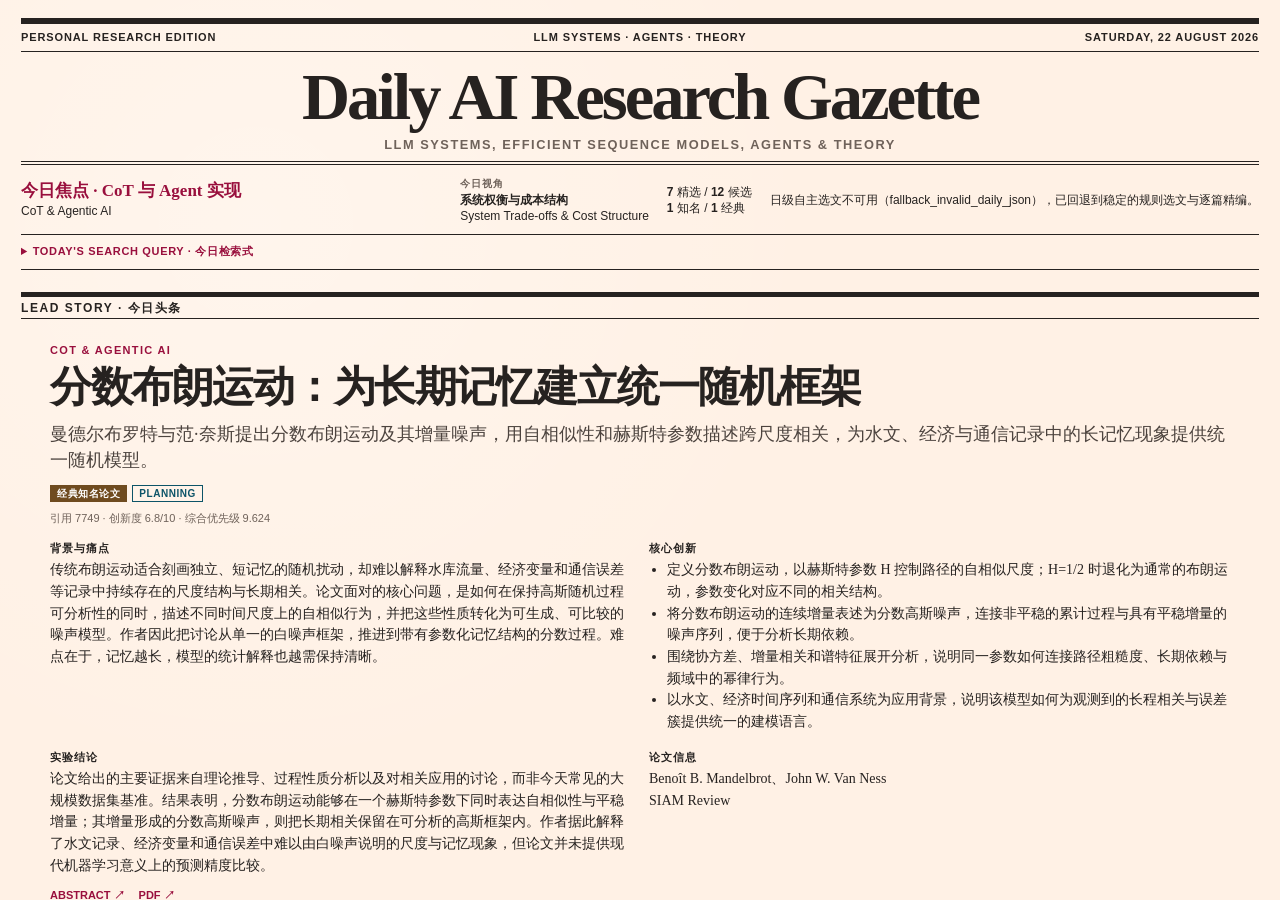
<file: index.html>
<!DOCTYPE html>
<html lang="zh-CN">

<head>
    <meta charset="UTF-8">
    <meta name="viewport" content="width=device-width, initial-scale=1.0">
    <title>Daily AI Research Gazette</title>
    <style>
        html,
        body {
            margin: 0;
            padding: 0;
            height: 100%;
            /* Use percentage height */
            display: flex;
            flex-direction: column;
            font-family: sans-serif;
        }

        #content-wrapper {
            flex: 1 1 auto;
            /* Grow, shrink, basis auto */
            overflow: hidden;
            /* Contain the iframe */
            position: relative;
            /* Needed for absolute positioning of iframe if required */
        }

        iframe {
            border: none;
            width: 100%;
            height: 100%;
            /* Make iframe fill its container */
            display: block;
            /* Ensure iframe is treated as a block element */
        }

        #loading-message,
        #error-message {
            padding: 20px;
            text-align: center;
            margin-top: 50px;
        }

        #error-message p {
            color: red;
        }
    </style>
    <script>
        async function loadLatestReportIntoIframe() {
            const iframe = document.getElementById('report-frame');
            const loadingMessage = document.getElementById('loading-message');
            const errorMessageDiv = document.getElementById('error-message');

            try {
                const response = await fetch('reports.json');
                if (!response.ok) {
                    throw new Error(`HTTP error! status: ${response.status}`);
                }
                const reports = await response.json();

                if (reports && reports.length > 0) {
                    const latestReportFile = reports[0];
                    const latestReportUrl = `./daily_html/${latestReportFile}`;

                    iframe.onload = () => {
                        loadingMessage.style.display = 'none';
                        iframe.style.display = 'block';
                    };
                    iframe.src = latestReportUrl;
                    const latestReportName = latestReportFile.split('/').pop();
                    document.title = `Daily AI Research Gazette - ${latestReportName.replace('.html', '').replace(/_/g, '-')}`;

                } else {
                    throw new Error('无法找到最新的报告文件。请确保 reports.json 文件存在且包含报告列表。');
                }
            } catch (error) {
                console.error('Error loading report:', error);
                loadingMessage.style.display = 'none'; // Hide loading message
                errorMessageDiv.innerHTML = `<p style="color: red; text-align: center; margin-top: 50px;">加载最新报告时出错: ${error.message} 请 <a href="./list.html">查看报告列表</a>。</p>`;
                errorMessageDiv.style.display = 'block'; // Show error message
            }
        }

        // Execute the loading function when the page loads
        window.onload = loadLatestReportIntoIframe;
    </script>
</head>

<body>
    <div id="content-wrapper">
        <div id="loading-message">
            <p>正在加载最新报告，请稍候...</p>
        </div>
        <div id="error-message" style="display: none;">
            <!-- Error messages will be displayed here -->
        </div>
        <iframe id="report-frame" title="最新一期 AI 研究日报" style="display: none;"></iframe>
    </div>
</body>

</html>
</file>
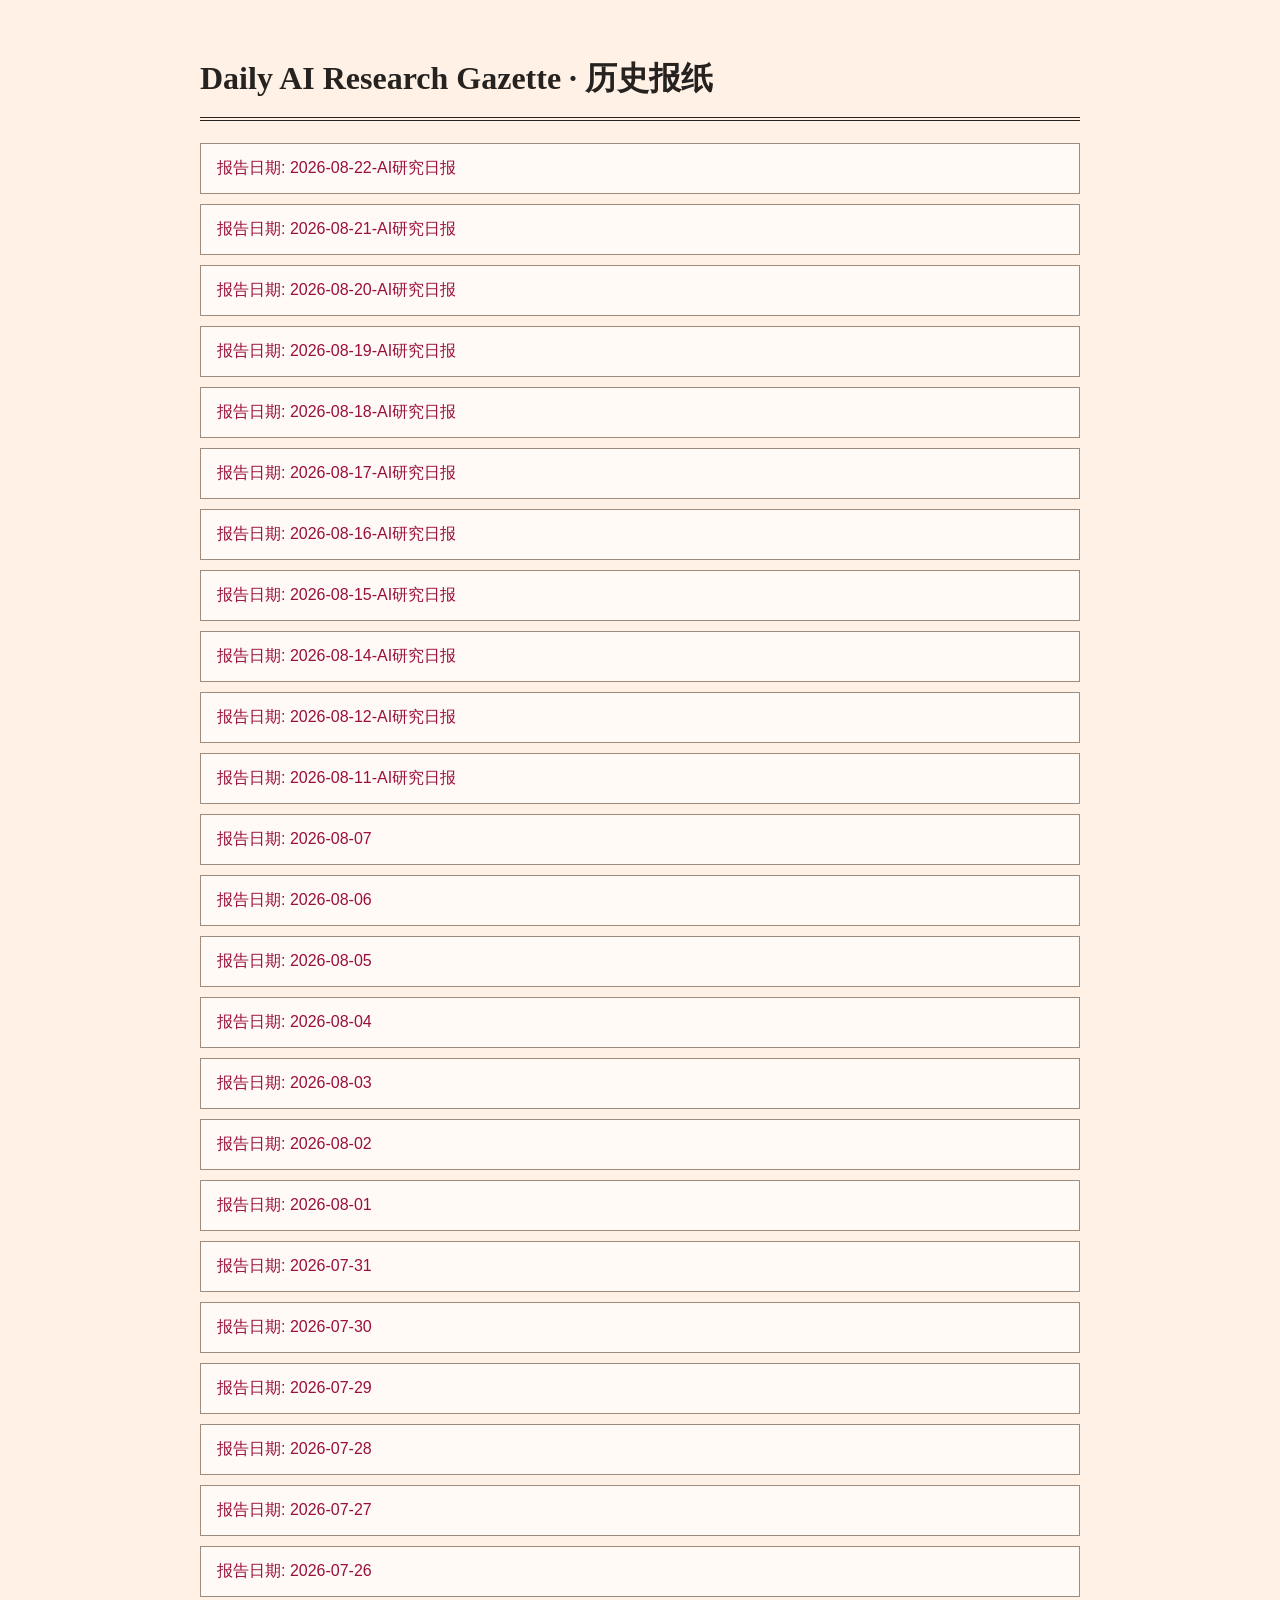
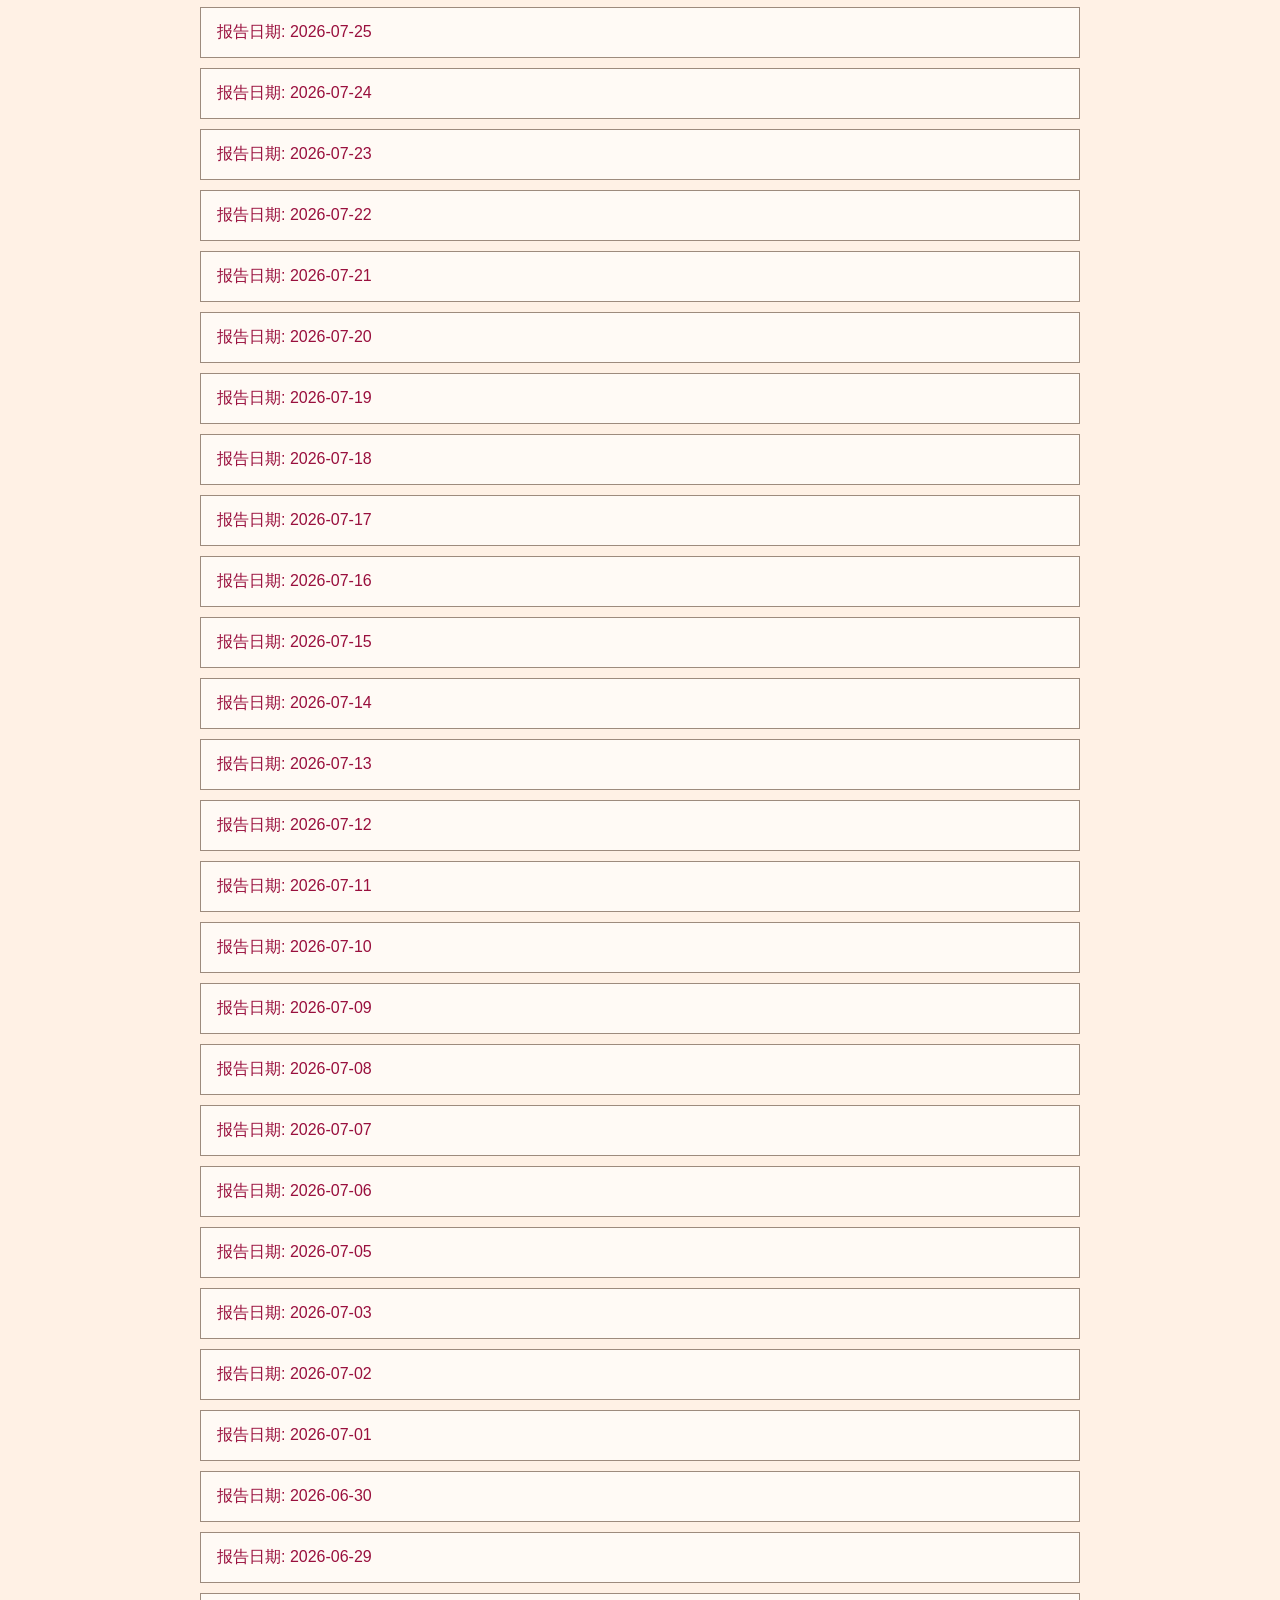
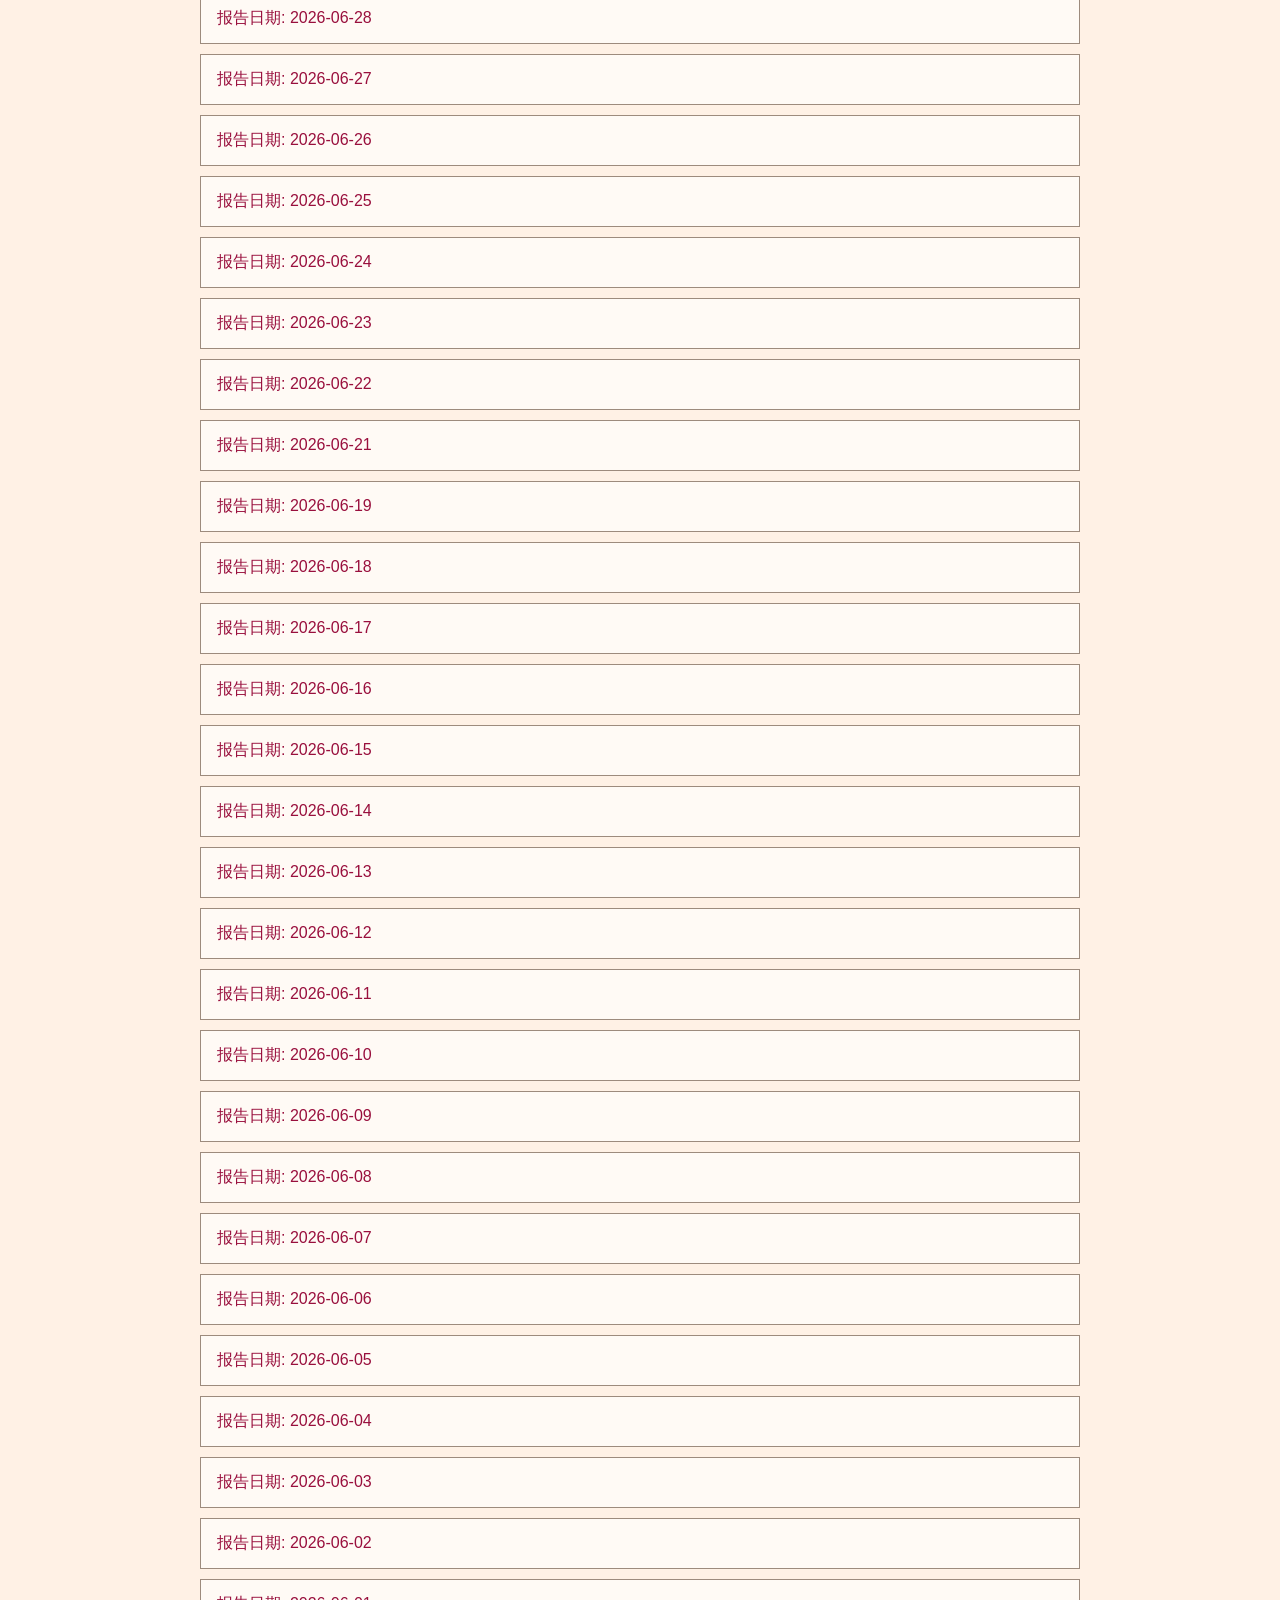
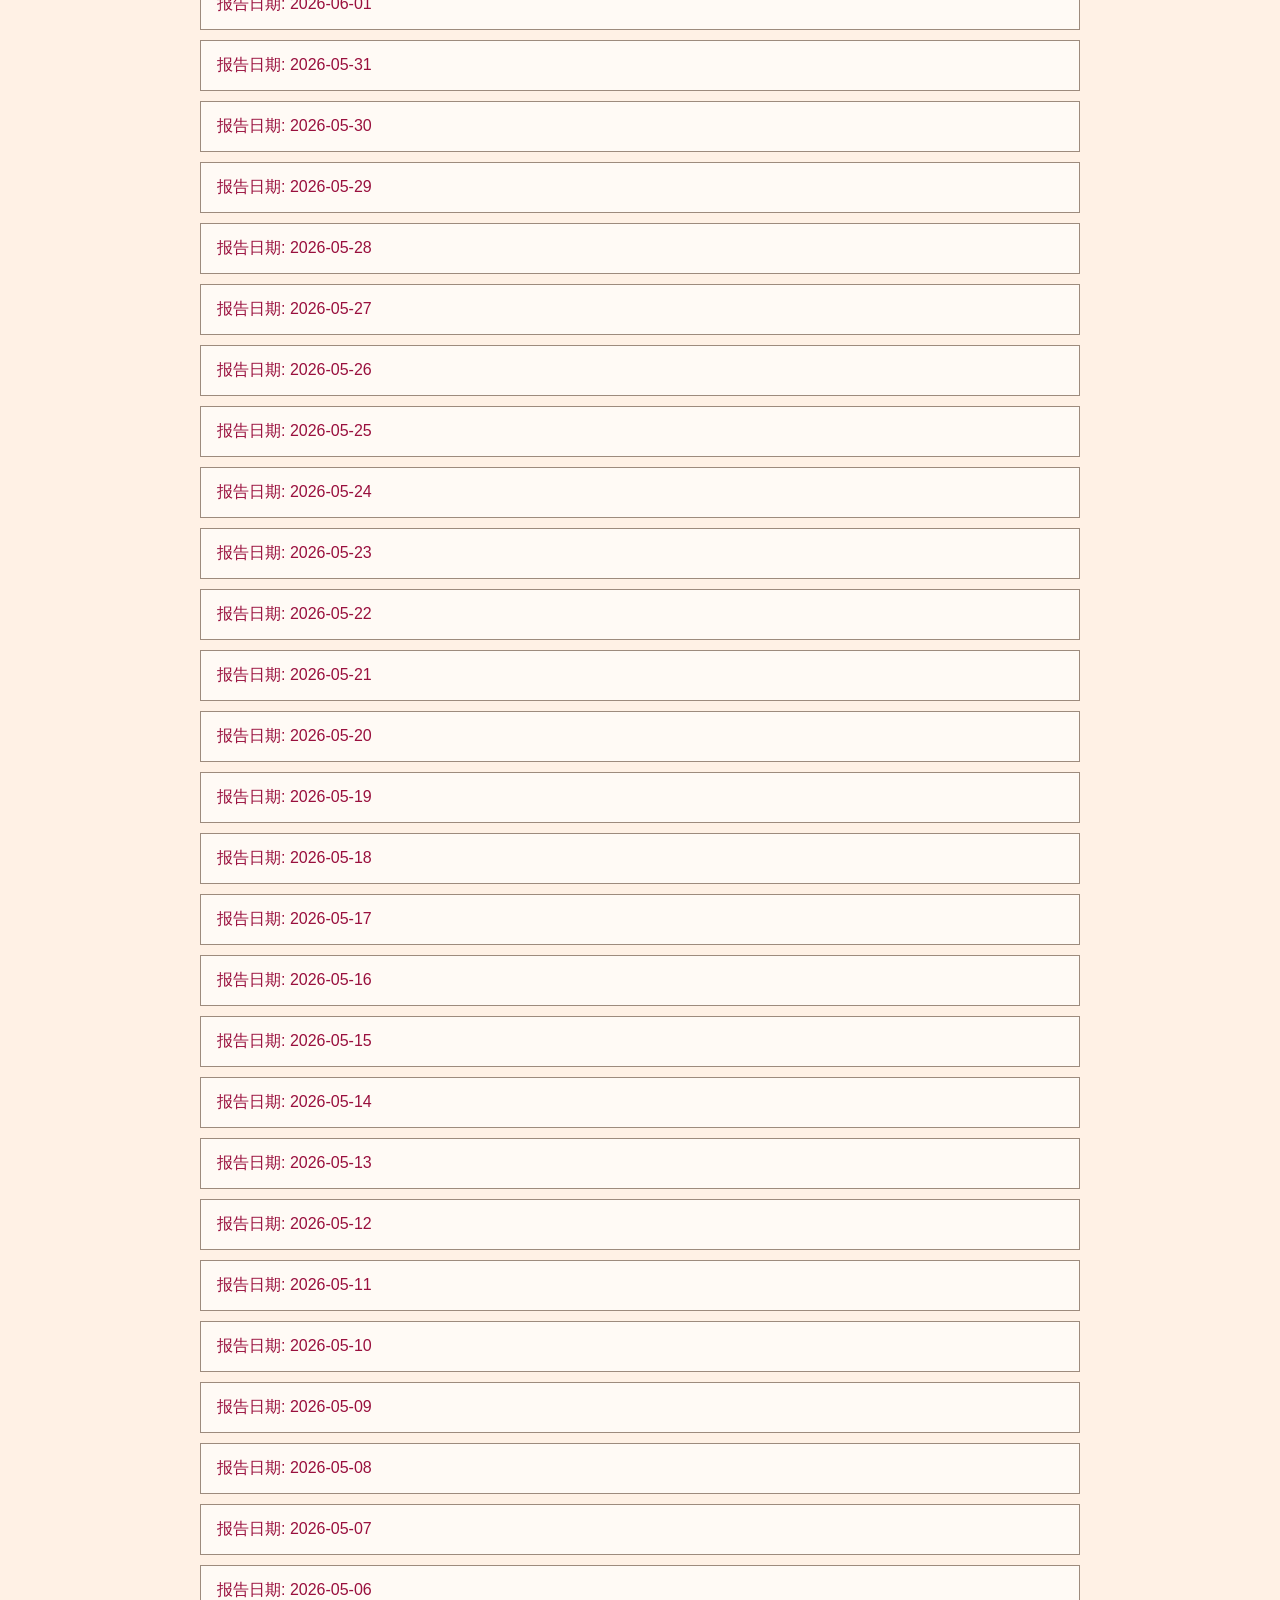
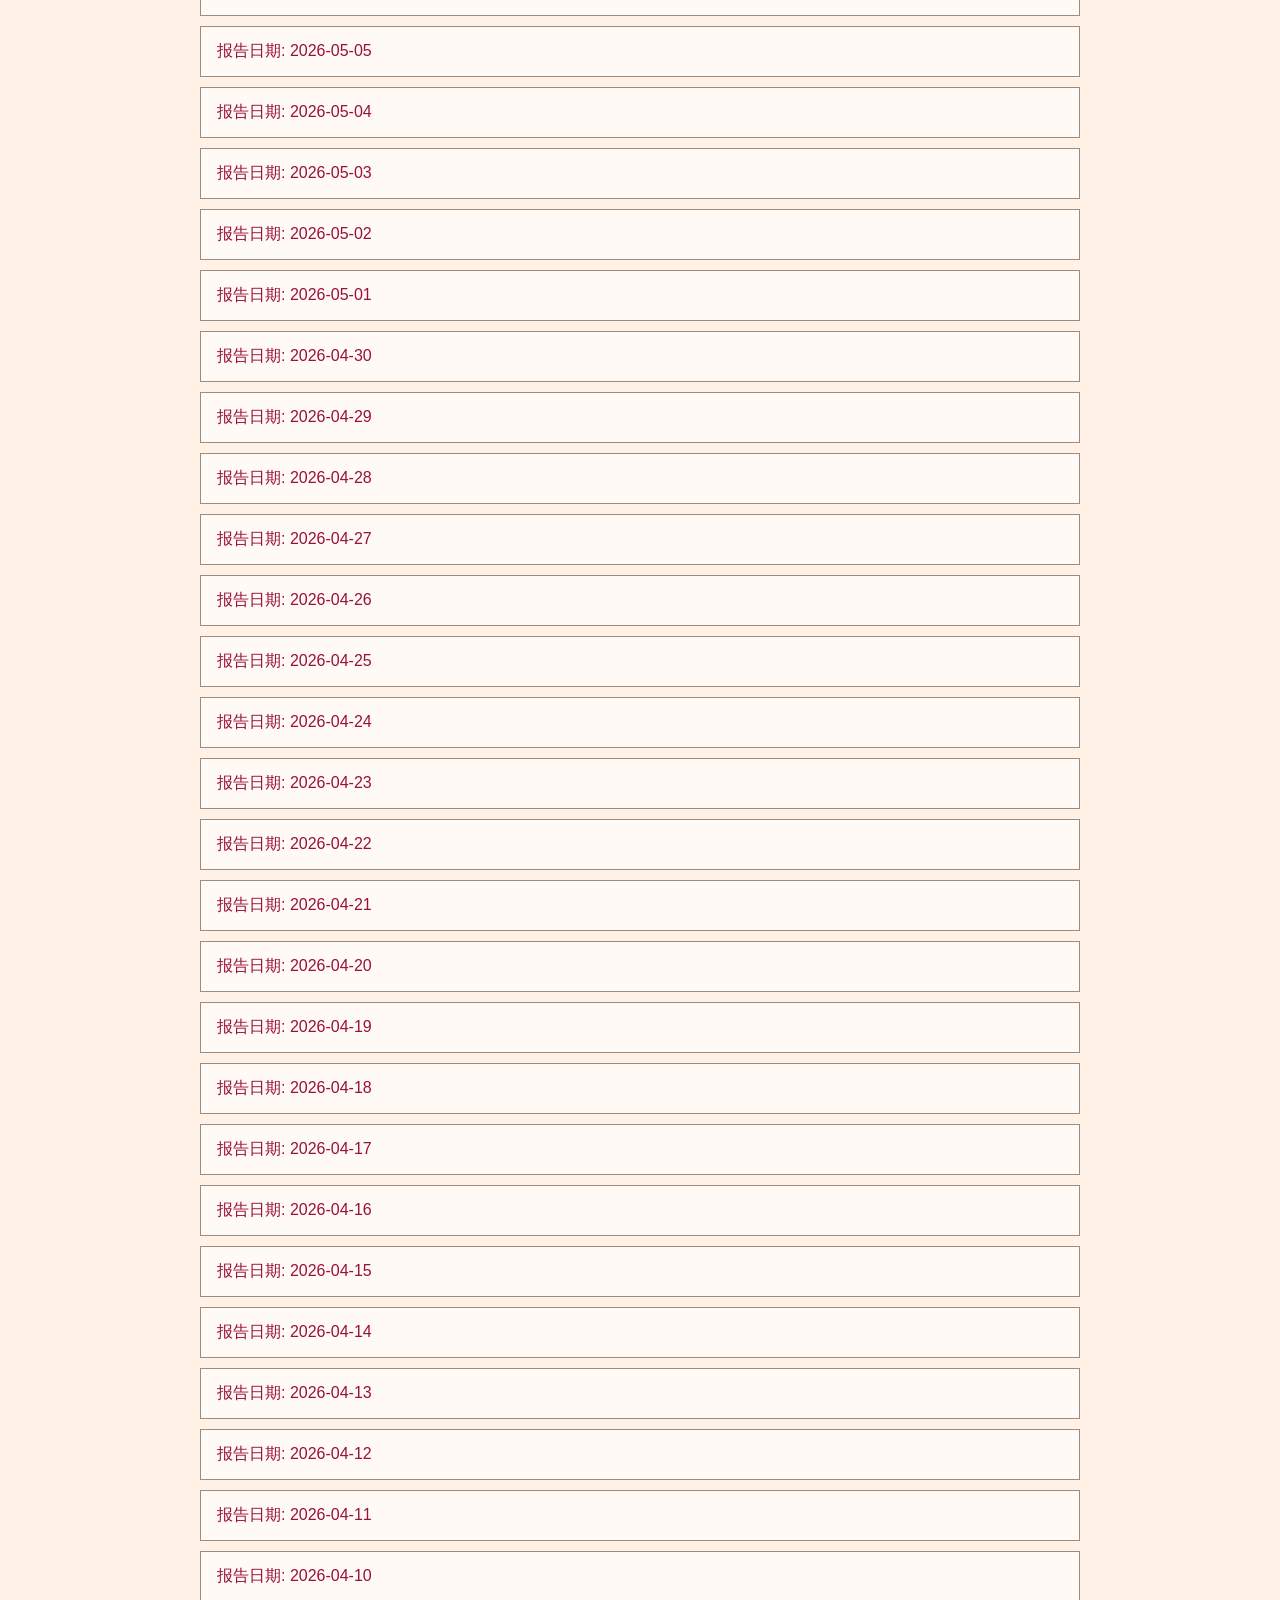
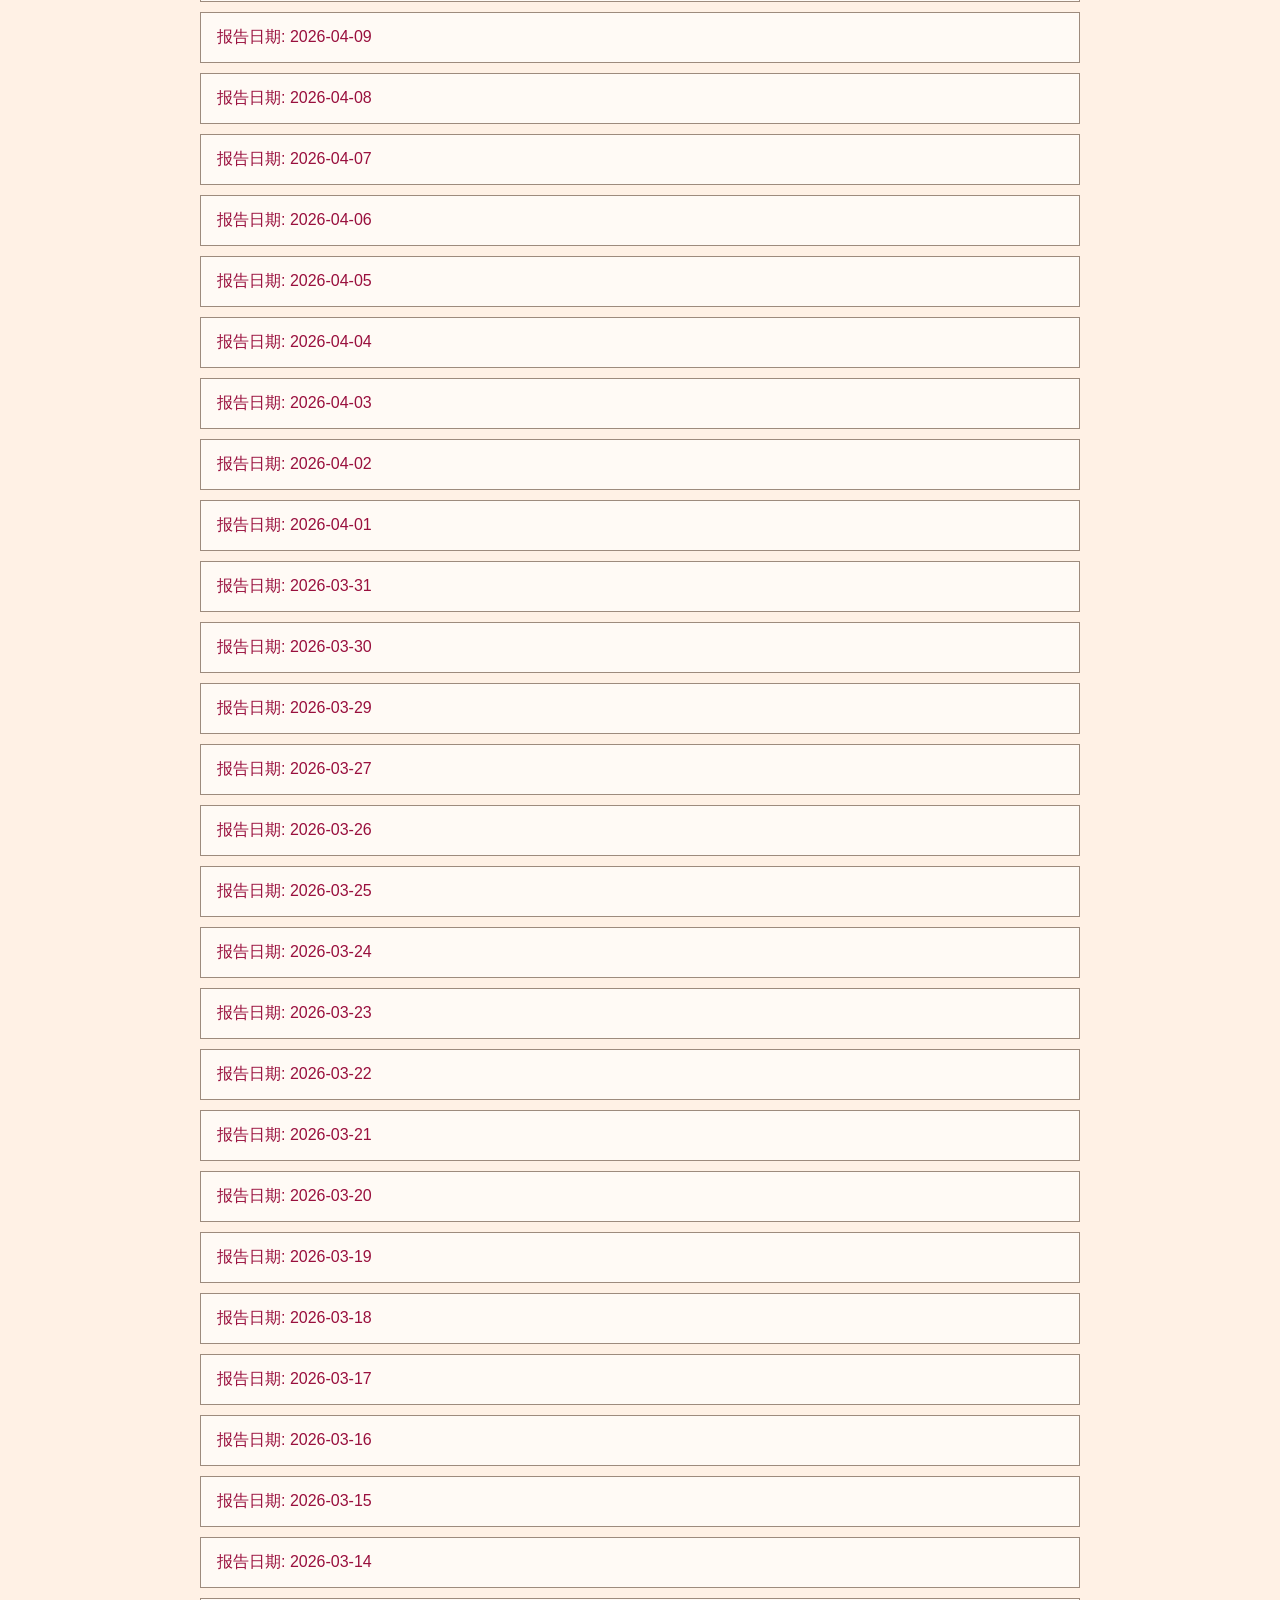
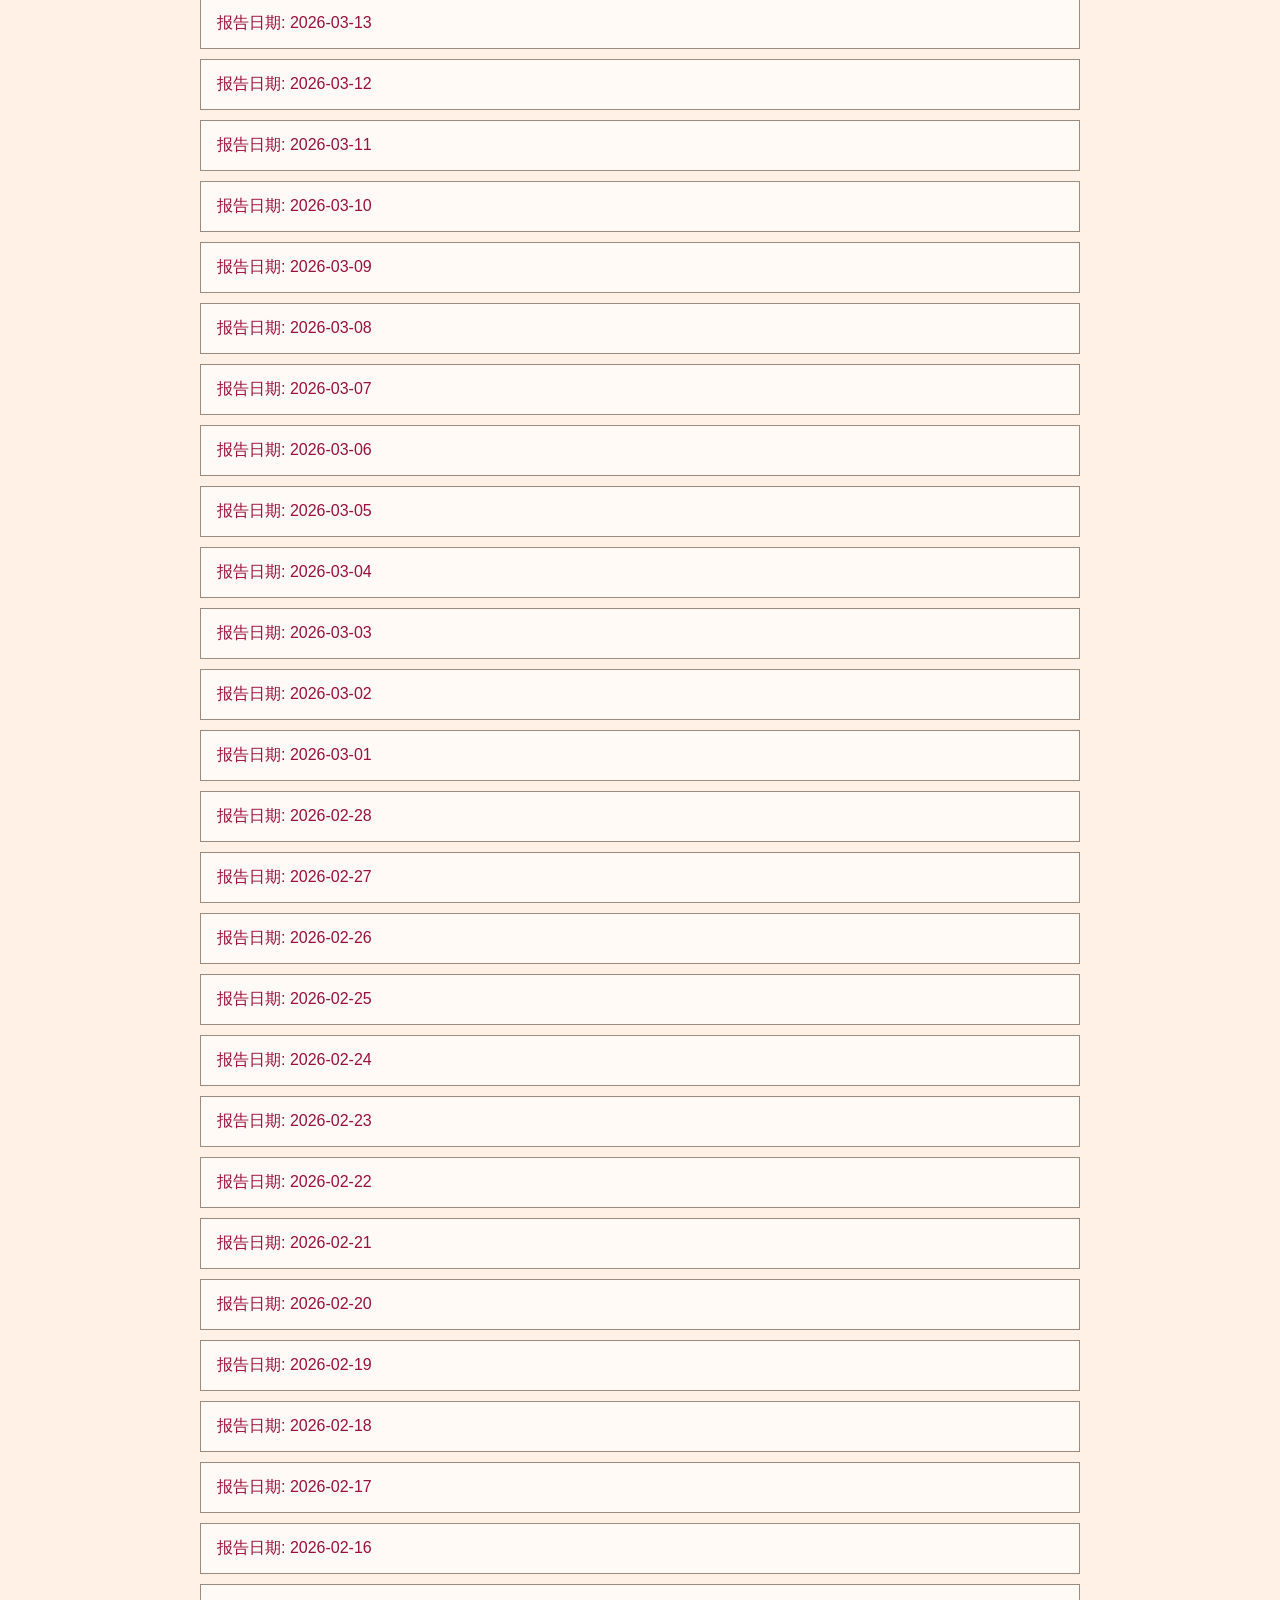
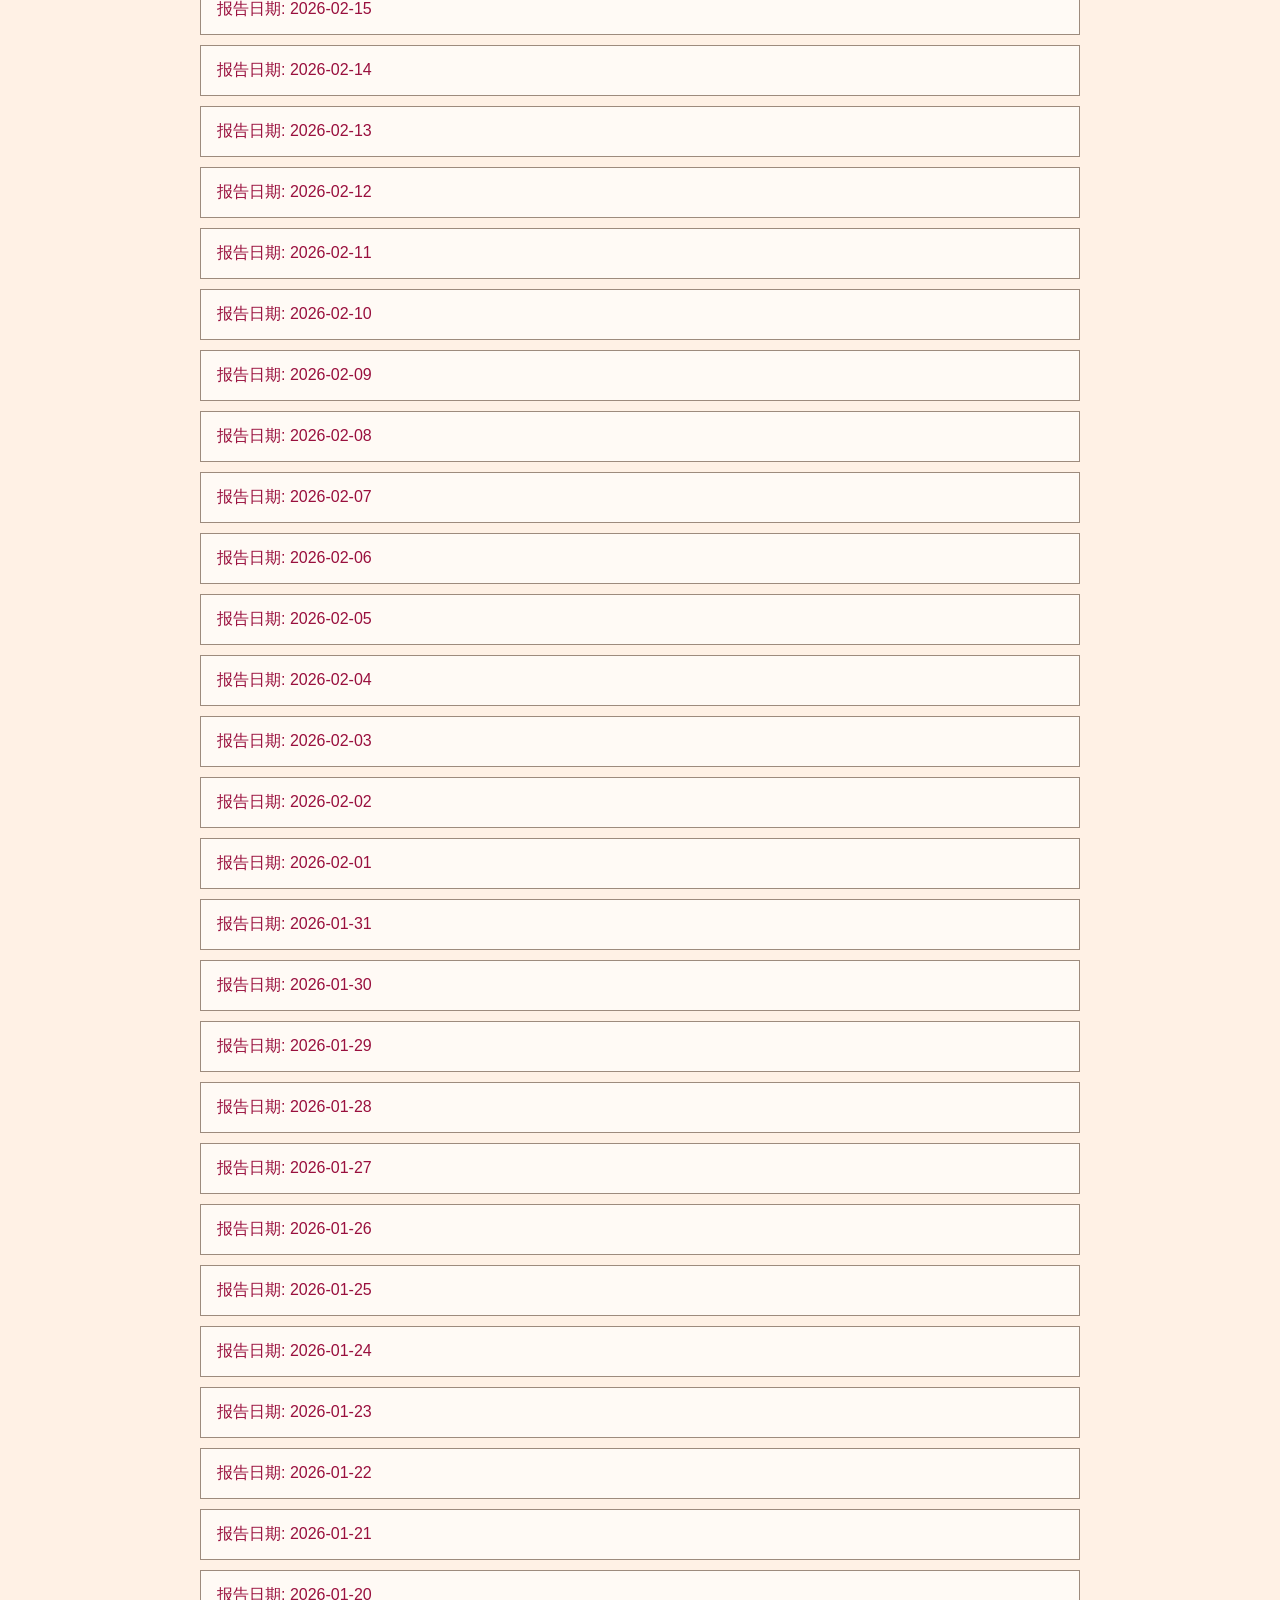
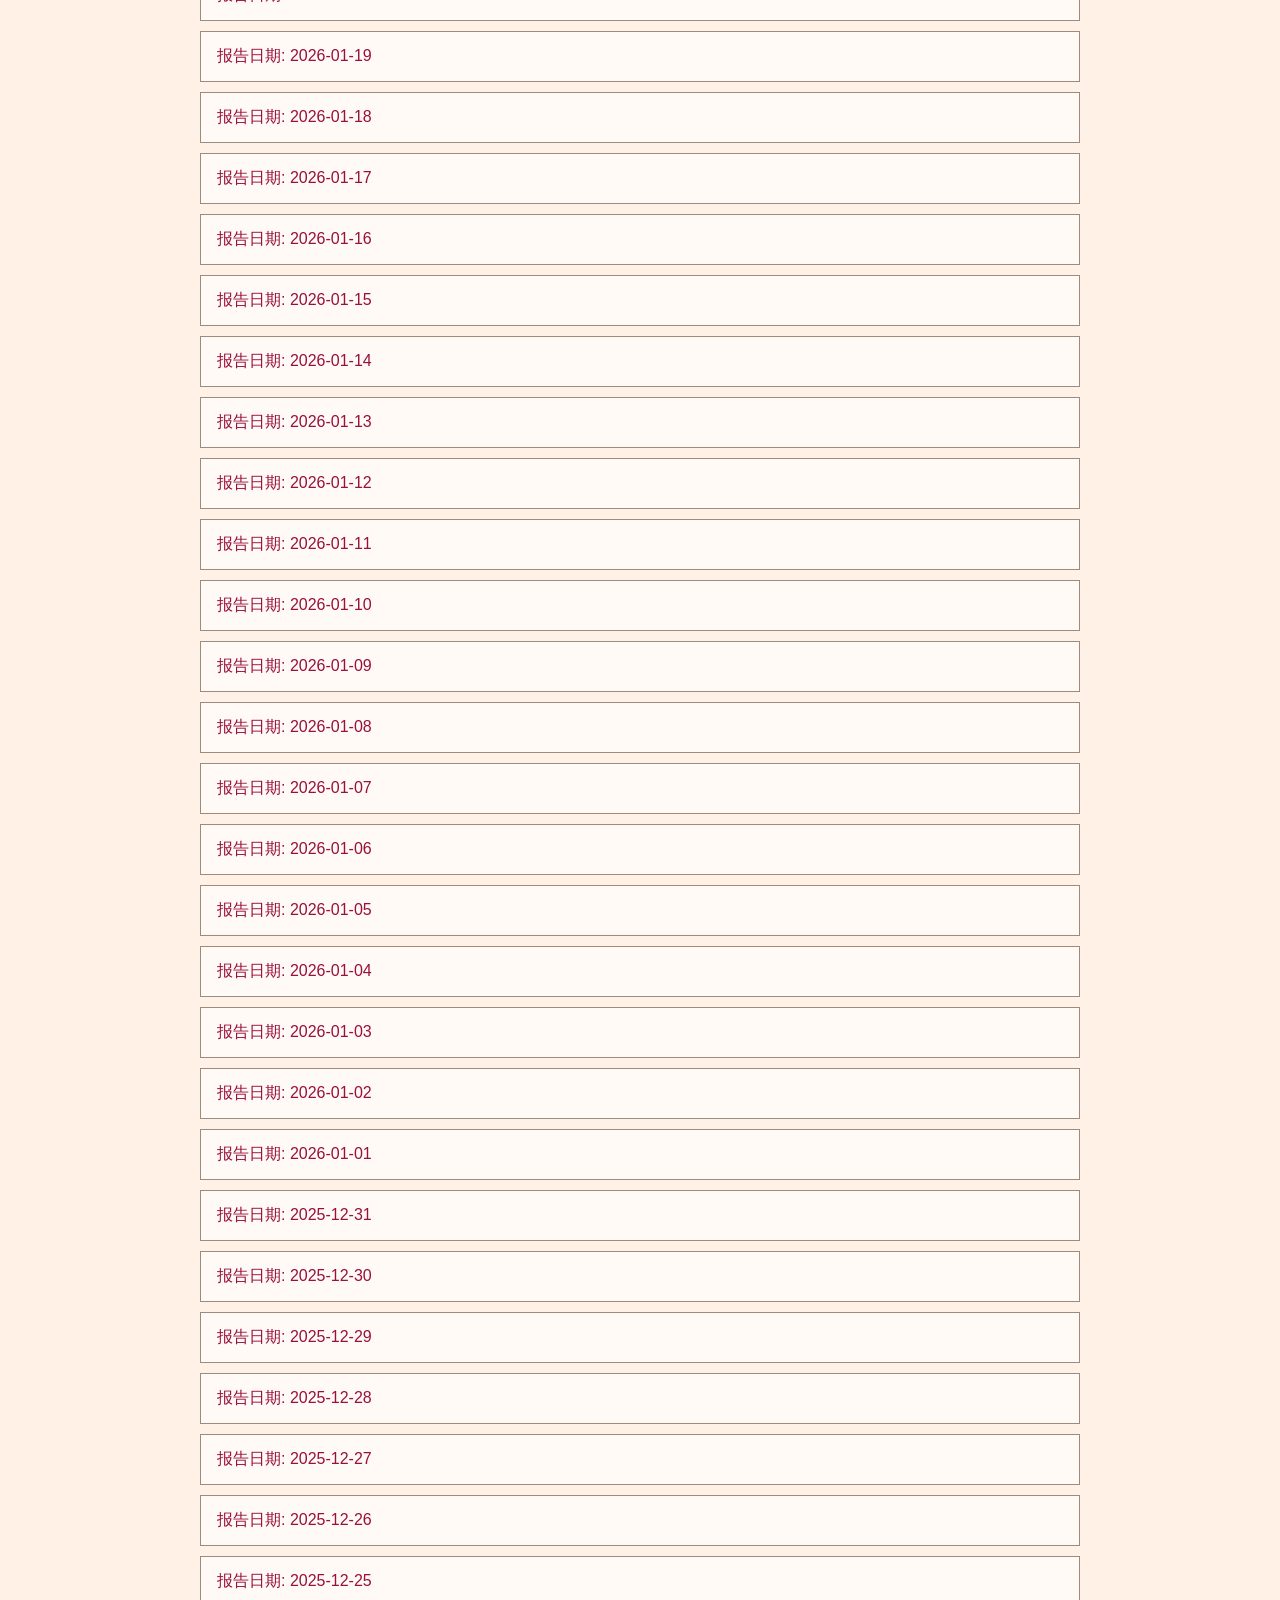
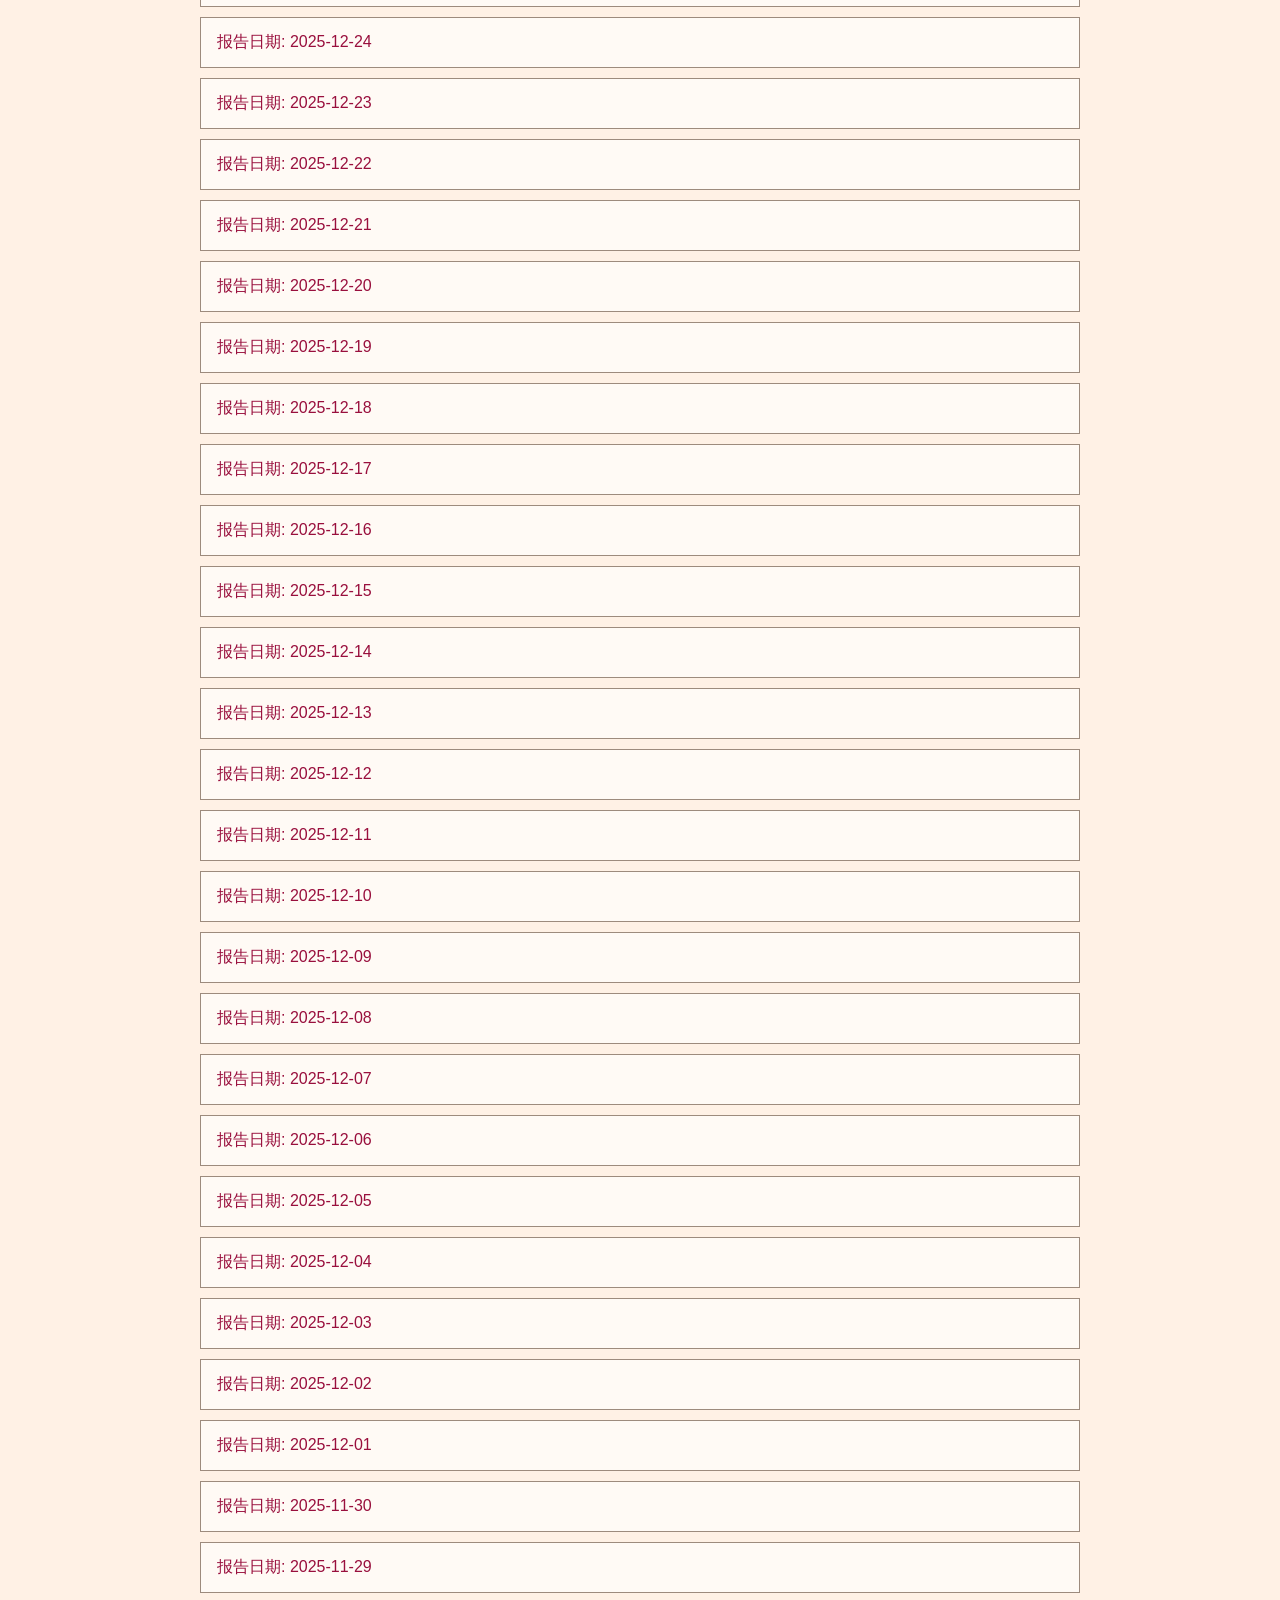
<file: list.html>
<!DOCTYPE html>
<html lang="zh-CN">

<head>
    <meta charset="UTF-8">
    <meta name="viewport" content="width=device-width, initial-scale=1.0">
    <title>Daily AI Research Gazette Archive</title>
    <style>
        body {
            margin: 0;
            background: #fff1e5;
            color: #262220;
            font-family: Arial, "Microsoft YaHei", sans-serif;
        }

        main {
            width: min(880px, calc(100% - 32px));
            margin: 0 auto;
            padding: 36px 0;
        }

        h1 {
            font-family: Georgia, serif;
            border-bottom: 4px double #262220;
            padding-bottom: 16px;
        }

        #report-list {
            display: grid;
            gap: 10px;
        }

        #report-list a {
            padding: 14px 16px;
            border: 1px solid #9d8b7d;
            background: #fffaf5;
            color: #990f3d;
            text-decoration: none;
        }

        #report-list a:hover {
            background: #f8e3d4;
        }

        .message {
            color: #6f625a;
        }
    </style>
</head>

<body>
    <main>
        <h1>Daily AI Research Gazette · 历史报纸</h1>

        <div id="report-list" class="space-y-4">
            <p class="message">正在加载报告列表...</p>
            <!-- Report links will be loaded here -->
        </div>
    </main>

    <script>
        // Function to fetch and display report links
        async function loadReportLinks() {
            const reportListDiv = document.getElementById('report-list');
            reportListDiv.innerHTML = ''; // Clear loading message

            try {
                // In a real GitHub Pages setup, listing directory contents directly isn't possible.
                // A common workaround is to have the GitHub Action generate a JSON file (e.g., reports.json)
                // listing all the available HTML files in daily_html/.
                // Then, fetch that JSON file here.

                // For now, let's simulate with placeholder data or a simple message.
                // We'll assume the GitHub Action will generate 'reports.json' in the root.
                const response = await fetch('reports.json'); // Adjust path if needed
                if (!response.ok) {
                    throw new Error(`HTTP error! status: ${response.status}`);
                }
                const reports = await response.json();

                if (reports && reports.length > 0) {
                    const reportDate = file => {
                        const match = file.match(/\d{4}[-_]\d{2}[-_]\d{2}/);
                        return match ? match[0].replace(/_/g, '-') : '';
                    };
                    reports.sort((a, b) => reportDate(b).localeCompare(reportDate(a)) || b.localeCompare(a));

                    reports.forEach(reportFile => {
                        const reportName = reportFile.split('/').pop().replace('.html', '').replace(/_/g, '-');
                        const link = document.createElement('a');
                        link.href = `daily_html/${reportFile}`;
                        link.textContent = `报告日期: ${reportName}`;
                        reportListDiv.appendChild(link);
                    });
                } else {
                    reportListDiv.innerHTML = '<p class="text-center text-red-500">未能加载报告列表或列表为空。请确保 GitHub Action 已成功运行并生成了 reports.json。</p>';
                }

            } catch (error) {
                console.error('Error loading report list:', error);
                let errorMessage = '加载报告列表时遇到未知错误。请检查浏览器控制台获取详细信息。';
                if (error instanceof SyntaxError) {
                    // JSON 解析错误
                    errorMessage = '<p class="text-center text-red-500">加载报告列表失败：reports.json 文件格式无效。请检查文件内容是否为合法的 JSON 数组。</p>';
                } else if (error.message.startsWith('HTTP error!')) {
                    // Fetch 网络错误 (e.g., 404 Not Found)
                    errorMessage = `<p class="text-center text-red-500">加载报告列表失败：无法获取 reports.json 文件 (${error.message})。请确保文件存在于正确的位置且可访问。</p>`;
                } else {
                    // 其他类型的错误
                    errorMessage = `<p class="text-center text-red-500">加载报告列表时出错：${error.message}。请检查浏览器控制台。</p>`;
                }
                reportListDiv.innerHTML = errorMessage;
            }
        }

        // Load the links when the page loads
        document.addEventListener('DOMContentLoaded', loadReportLinks);
    </script>
</body>

</html>
</file>
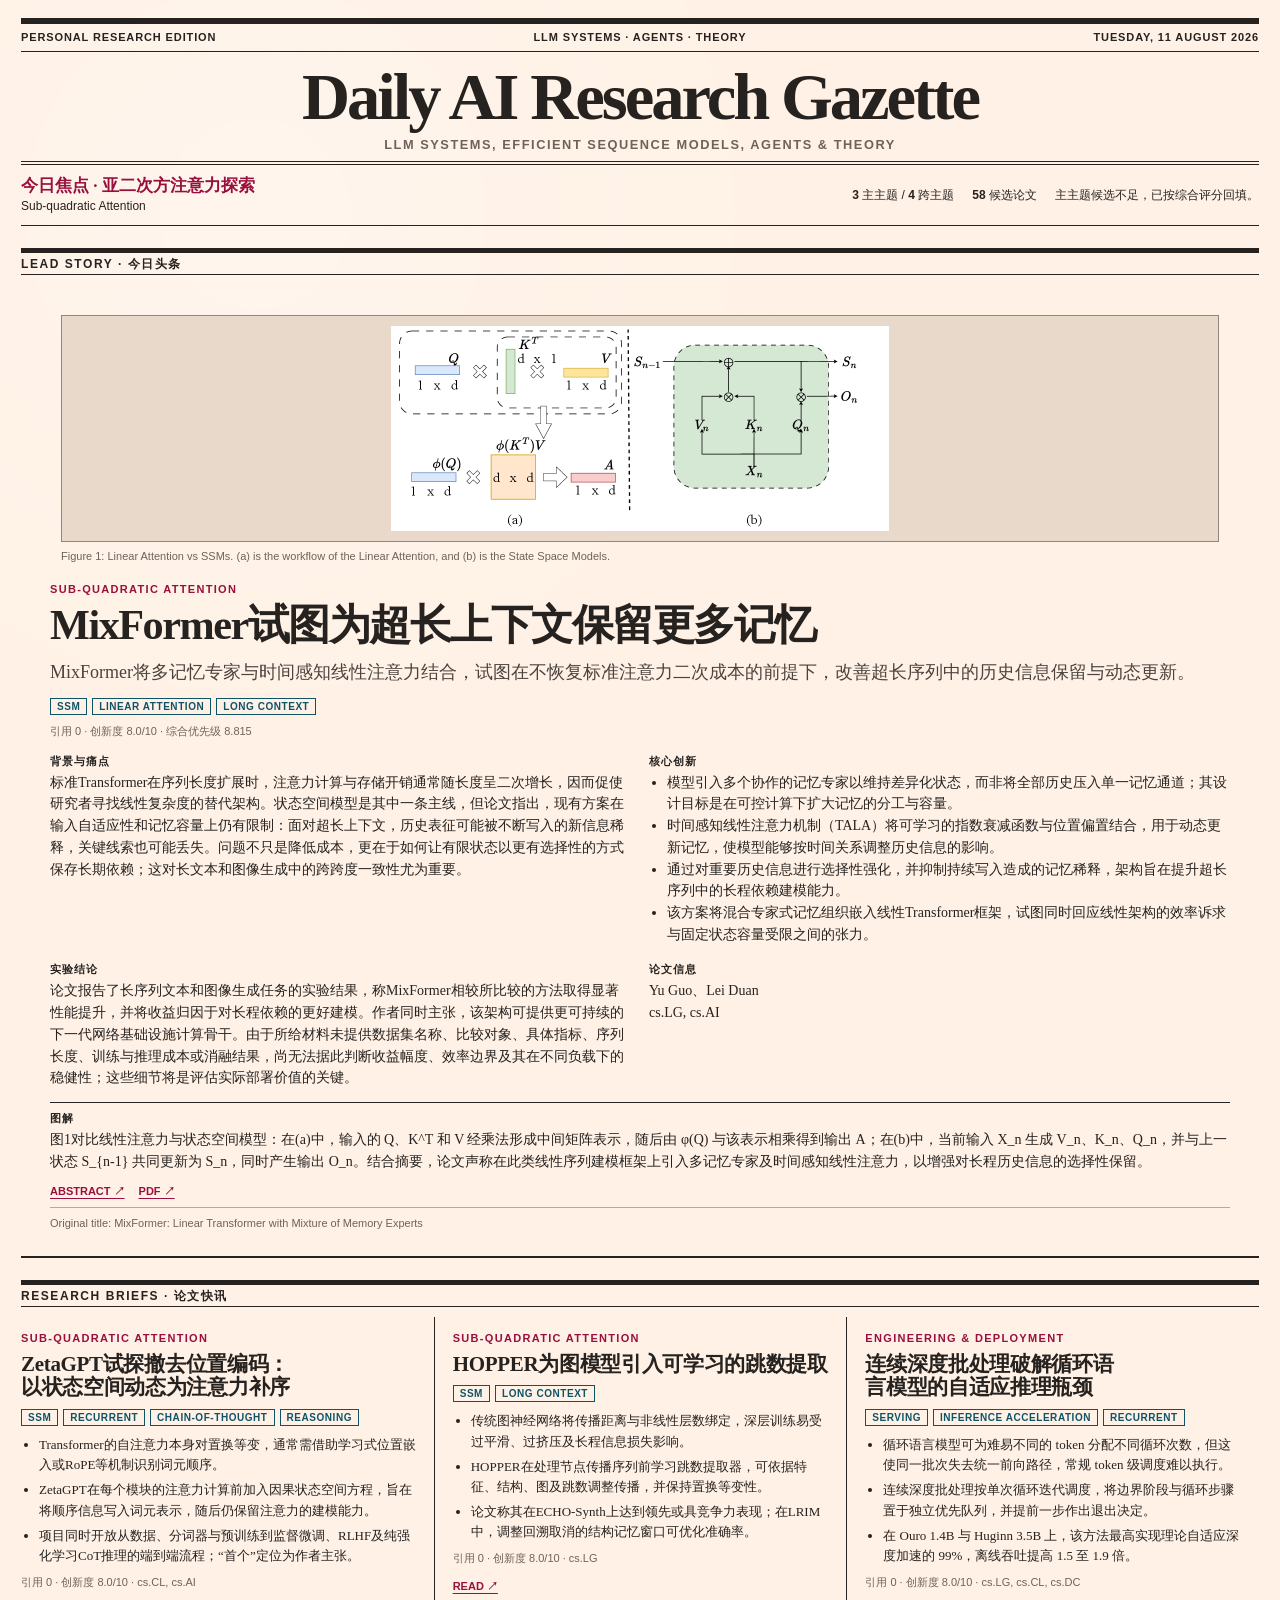
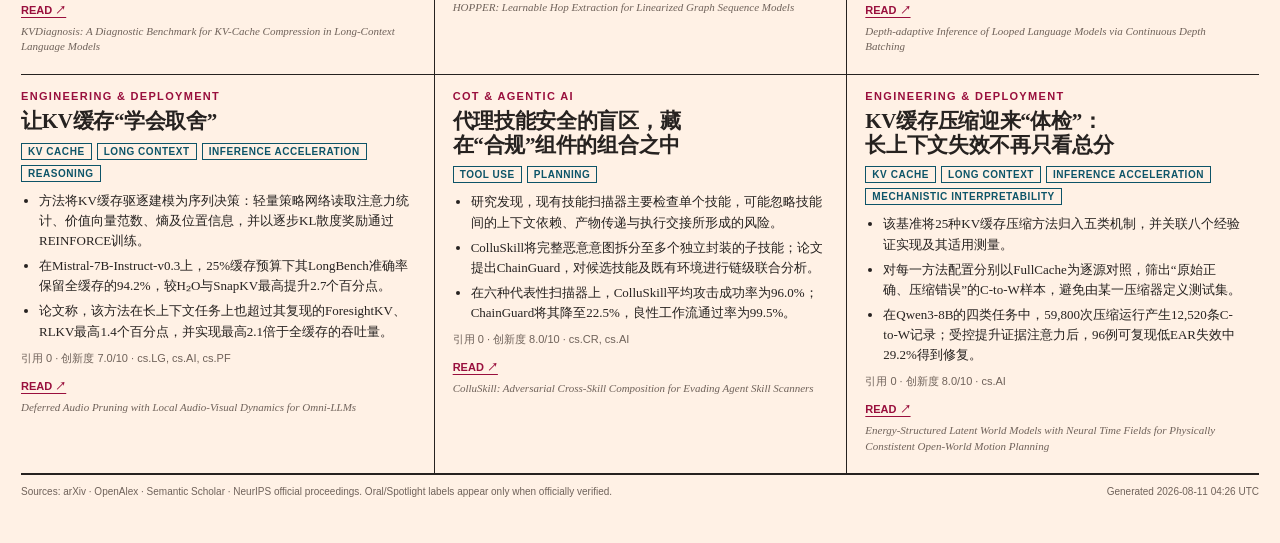
<file: daily_html/2026-08/2026-08-11-AI研究日报.html>
<!DOCTYPE html>
<html lang="zh-CN">

<head>
    <meta charset="UTF-8">
    <meta name="viewport" content="width=device-width, initial-scale=1.0">
    <meta name="color-scheme" content="light">
    <title>Daily AI Research Gazette — 2026-08-11</title>
    <link rel="stylesheet" href="../../assets/report.css">
</head>

<body style="--figure-max-height: 450px">
    <main class="page">
        <div class="utility-bar"><span>Personal Research Edition</span><span>LLM Systems · Agents ·
                Theory</span><span>Tuesday, 11 August 2026</span></div>
        <header class="masthead">
            <h1>Daily AI Research Gazette</h1>
            <p>LLM Systems, Efficient Sequence Models, Agents &amp; Theory</p>
        </header>
        <div class="focus-strip">
            <div><strong>今日焦点 · 亚二次方注意力探索</strong><br>Sub-quadratic Attention</div>
            <div><b>3</b> 主主题 / <b>4</b> 跨主题</div>
            <div><b>58</b> 候选论文</div>
            <div>主主题候选不足，已按综合评分回填。</div>
        </div>
        <div class="section-kicker">Lead Story · 今日头条</div>
        <article class="hero">
            <div class="hero-media" data-figure-media>
                <figure>
                    <div class="figure-frame"><img
                            src="../../assets/figures/2026-08/2026-08-11-AI研究日报/2608.09468-figure1.png"
                            alt="MixFormer: Linear Transformer with Mixture of Memory Experts Figure 1" loading="eager"
                            referrerpolicy="no-referrer"
                            onerror="this.closest('.hero').classList.add('no-figure');this.closest('[data-figure-media]').remove()">
                    </div>
                    <figcaption>Figure 1: Linear Attention vs SSMs. (a) is the workflow of the Linear Attention, and (b)
                        is the State Space Models.</figcaption>
                </figure>
            </div>
            <div class="hero-copy">
                <div class="eyebrow">Sub-quadratic Attention</div>
                <h2>MixFormer试图为超长上下文保留更多记忆</h2>
                <p class="dek">MixFormer将多记忆专家与时间感知线性注意力结合，试图在不恢复标准注意力二次成本的前提下，改善超长序列中的历史信息保留与动态更新。</p>
                <div class="tags"><span class="tag">SSM</span><span class="tag">Linear Attention</span><span
                        class="tag">Long Context</span></div>
                <div class="meta-line">引用 0 · 创新度 8.0/10 ·
                    综合优先级 8.815</div>
                <div class="analysis-grid">
                    <section>
                        <h4>背景与痛点</h4>
                        <p>标准Transformer在序列长度扩展时，注意力计算与存储开销通常随长度呈二次增长，因而促使研究者寻找线性复杂度的替代架构。状态空间模型是其中一条主线，但论文指出，现有方案在输入自适应性和记忆容量上仍有限制：面对超长上下文，历史表征可能被不断写入的新信息稀释，关键线索也可能丢失。问题不只是降低成本，更在于如何让有限状态以更有选择性的方式保存长期依赖；这对长文本和图像生成中的跨跨度一致性尤为重要。
                        </p>
                    </section>
                    <section>
                        <h4>核心创新</h4>
                        <ul>
                            <li>模型引入多个协作的记忆专家以维持差异化状态，而非将全部历史压入单一记忆通道；其设计目标是在可控计算下扩大记忆的分工与容量。</li>
                            <li>时间感知线性注意力机制（TALA）将可学习的指数衰减函数与位置偏置结合，用于动态更新记忆，使模型能够按时间关系调整历史信息的影响。</li>
                            <li>通过对重要历史信息进行选择性强化，并抑制持续写入造成的记忆稀释，架构旨在提升超长序列中的长程依赖建模能力。</li>
                            <li>该方案将混合专家式记忆组织嵌入线性Transformer框架，试图同时回应线性架构的效率诉求与固定状态容量受限之间的张力。</li>
                        </ul>
                    </section>
                    <section>
                        <h4>实验结论</h4>
                        <p>论文报告了长序列文本和图像生成任务的实验结果，称MixFormer相较所比较的方法取得显著性能提升，并将收益归因于对长程依赖的更好建模。作者同时主张，该架构可提供更可持续的下一代网络基础设施计算骨干。由于所给材料未提供数据集名称、比较对象、具体指标、序列长度、训练与推理成本或消融结果，尚无法据此判断收益幅度、效率边界及其在不同负载下的稳健性；这些细节将是评估实际部署价值的关键。
                        </p>
                    </section>
                    <section>
                        <h4>论文信息</h4>
                        <p>Yu Guo、Lei Duan</p>
                        <p>cs.LG, cs.AI</p>
                    </section>
                </div>
                <div class="figure-note">
                    <h4>图解</h4>
                    <p>图1对比线性注意力与状态空间模型：在(a)中，输入的 Q、K^T 和 V 经乘法形成中间矩阵表示，随后由 φ(Q) 与该表示相乘得到输出 A；在(b)中，当前输入 X_n 生成
                        V_n、K_n、Q_n，并与上一状态 S_{n-1} 共同更新为 S_n，同时产生输出
                        O_n。结合摘要，论文声称在此类线性序列建模框架上引入多记忆专家及时间感知线性注意力，以增强对长程历史信息的选择性保留。</p>
                </div>
                <div class="read-links"><a href="http://arxiv.org/abs/2608.09468v1" target="_blank"
                        rel="noopener">Abstract
                        ↗</a><a href="https://arxiv.org/pdf/2608.09468v1" target="_blank" rel="noopener">PDF ↗</a></div>
                <div class="byline">Original title: MixFormer: Linear Transformer with Mixture of Memory Experts</div>
            </div>
        </article>
        <div class="section-kicker">Research Briefs · 论文快讯</div>
        <section class="briefs-grid">
            <article class="brief">
                <div class="eyebrow">Sub-quadratic Attention</div>
                <h3>ZetaGPT试探撤去位置编码：以状态空间动态为注意力补序</h3>
                <div class="tags"><span class="tag">SSM</span><span class="tag">Recurrent</span><span
                        class="tag">Chain-of-Thought</span><span class="tag">Reasoning</span></div>
                <ul>
                    <li>Transformer的自注意力本身对置换等变，通常需借助学习式位置嵌入或RoPE等机制识别词元顺序。
                    </li>
                    <li>ZetaGPT在每个模块的注意力计算前加入因果状态空间方程，旨在将顺序信息写入词元表示，随后仍保留注意力的建模能力。
                    </li>
                    <li>项目同时开放从数据、分词器与预训练到监督微调、RLHF及纯强化学习CoT推理的端到端流程；“首个”定位为作者主张。
                    </li>
                </ul>
                <div class="meta-line">引用 0 · 创新度 8.0/10 · cs.CL, cs.AI</div>
                <div class="read-links"><a href="http://arxiv.org/abs/2608.09432v1" target="_blank" rel="noopener">Read
                        ↗</a>
                </div>
                <div class="original-title">KVDiagnosis: A Diagnostic Benchmark for KV-Cache Compression in Long-Context
                    Language Models</div>
            </article>
            <article class="brief">
                <div class="eyebrow">Sub-quadratic Attention</div>
                <h3>HOPPER为图模型引入可学习的跳数提取</h3>
                <div class="tags"><span class="tag">SSM</span><span class="tag">Long Context</span></div>
                <ul>
                    <li>传统图神经网络将传播距离与非线性层数绑定，深层训练易受过平滑、过挤压及长程信息损失影响。
                    </li>
                    <li>HOPPER在处理节点传播序列前学习跳数提取器，可依据特征、结构、图及跳数调整传播，并保持置换等变性。
                    </li>
                    <li>论文称其在ECHO-Synth上达到领先或具竞争力表现；在LRIM中，调整回溯取消的结构记忆窗口可优化准确率。
                    </li>
                </ul>
                <div class="meta-line">引用 0 · 创新度 8.0/10 · cs.LG</div>
                <div class="read-links"><a href="http://arxiv.org/abs/2608.09031v1" target="_blank" rel="noopener">Read
                        ↗</a>
                </div>
                <div class="original-title">HOPPER: Learnable Hop Extraction for Linearized Graph Sequence Models</div>
            </article>
            <article class="brief">
                <div class="eyebrow">Engineering &amp; Deployment</div>
                <h3>连续深度批处理破解循环语言模型的自适应推理瓶颈</h3>
                <div class="tags"><span class="tag">Serving</span><span class="tag">Inference Acceleration</span><span
                        class="tag">Recurrent</span></div>
                <ul>
                    <li>循环语言模型可为难易不同的 token 分配不同循环次数，但这使同一批次失去统一前向路径，常规 token 级调度难以执行。
                    </li>
                    <li>连续深度批处理按单次循环迭代调度，将边界阶段与循环步骤置于独立优先队列，并提前一步作出退出决定。
                    </li>
                    <li>在 Ouro 1.4B 与 Huginn 3.5B 上，该方法最高实现理论自适应深度加速的 99%，离线吞吐提高 1.5 至 1.9 倍。
                    </li>
                </ul>
                <div class="meta-line">引用 0 · 创新度 8.0/10 · cs.LG, cs.CL, cs.DC</div>
                <div class="read-links"><a href="http://arxiv.org/abs/2608.09444v1" target="_blank" rel="noopener">Read
                        ↗</a>
                </div>
                <div class="original-title">Depth-adaptive Inference of Looped Language Models via Continuous Depth
                    Batching</div>
            </article>
            <article class="brief">
                <div class="eyebrow">Engineering &amp; Deployment</div>
                <h3>让KV缓存“学会取舍”</h3>
                <div class="tags"><span class="tag">KV Cache</span><span class="tag">Long Context</span><span
                        class="tag">Inference Acceleration</span><span class="tag">Reasoning</span></div>
                <ul>
                    <li>方法将KV缓存驱逐建模为序列决策：轻量策略网络读取注意力统计、价值向量范数、熵及位置信息，并以逐步KL散度奖励通过REINFORCE训练。
                    </li>
                    <li>在Mistral-7B-Instruct-v0.3上，25%缓存预算下其LongBench准确率保留全缓存的94.2%，较H₂O与SnapKV最高提升2.7个百分点。
                    </li>
                    <li>论文称，该方法在长上下文任务上也超过其复现的ForesightKV、RLKV最高1.4个百分点，并实现最高2.1倍于全缓存的吞吐量。
                    </li>
                </ul>
                <div class="meta-line">引用 0 · 创新度 7.0/10 · cs.LG, cs.AI, cs.PF</div>
                <div class="read-links"><a href="http://arxiv.org/abs/2608.08878v1" target="_blank" rel="noopener">Read
                        ↗</a>
                </div>
                <div class="original-title">Deferred Audio Pruning with Local Audio-Visual Dynamics for Omni-LLMs</div>
            </article>
            <article class="brief">
                <div class="eyebrow">CoT &amp; Agentic AI</div>
                <h3>代理技能安全的盲区，藏在“合规”组件的组合之中</h3>
                <div class="tags"><span class="tag">Tool Use</span><span class="tag">Planning</span></div>
                <ul>
                    <li>研究发现，现有技能扫描器主要检查单个技能，可能忽略技能间的上下文依赖、产物传递与执行交接所形成的风险。
                    </li>
                    <li>ColluSkill将完整恶意意图拆分至多个独立封装的子技能；论文提出ChainGuard，对候选技能及既有环境进行链级联合分析。
                    </li>
                    <li>在六种代表性扫描器上，ColluSkill平均攻击成功率为96.0%；ChainGuard将其降至22.5%，良性工作流通过率为99.5%。
                    </li>
                </ul>
                <div class="meta-line">引用 0 · 创新度 8.0/10 · cs.CR, cs.AI</div>
                <div class="read-links"><a href="http://arxiv.org/abs/2608.09732v1" target="_blank" rel="noopener">Read
                        ↗</a>
                </div>
                <div class="original-title">ColluSkill: Adversarial Cross-Skill Composition for Evading Agent Skill
                    Scanners</div>
            </article>
            <article class="brief">
                <div class="eyebrow">Engineering &amp; Deployment</div>
                <h3>KV缓存压缩迎来“体检”：长上下文失效不再只看总分</h3>
                <div class="tags"><span class="tag">KV Cache</span><span class="tag">Long Context</span><span
                        class="tag">Inference Acceleration</span><span class="tag">Mechanistic Interpretability</span>
                </div>
                <ul>
                    <li>该基准将25种KV缓存压缩方法归入五类机制，并关联八个经验证实现及其适用测量。
                    </li>
                    <li>对每一方法配置分别以FullCache为逐源对照，筛出“原始正确、压缩错误”的C-to-W样本，避免由某一压缩器定义测试集。
                    </li>
                    <li>在Qwen3-8B的四类任务中，59,800次压缩运行产生12,520条C-to-W记录；受控提升证据注意力后，96例可复现低EAR失效中29.2%得到修复。
                    </li>
                </ul>
                <div class="meta-line">引用 0 · 创新度 8.0/10 · cs.AI</div>
                <div class="read-links"><a href="http://arxiv.org/abs/2608.09412v1" target="_blank" rel="noopener">Read
                        ↗</a>
                </div>
                <div class="original-title">Energy-Structured Latent World Models with Neural Time Fields for Physically
                    Constistent Open-World Motion Planning</div>
            </article>
        </section>
        <footer><span>Sources: arXiv · OpenAlex · Semantic Scholar · NeurIPS official proceedings. Oral/Spotlight labels
                appear
                only when officially verified.</span><span>Generated 2026-08-11 04:26 UTC</span></footer>
    </main>
</body>

</html>
</file>
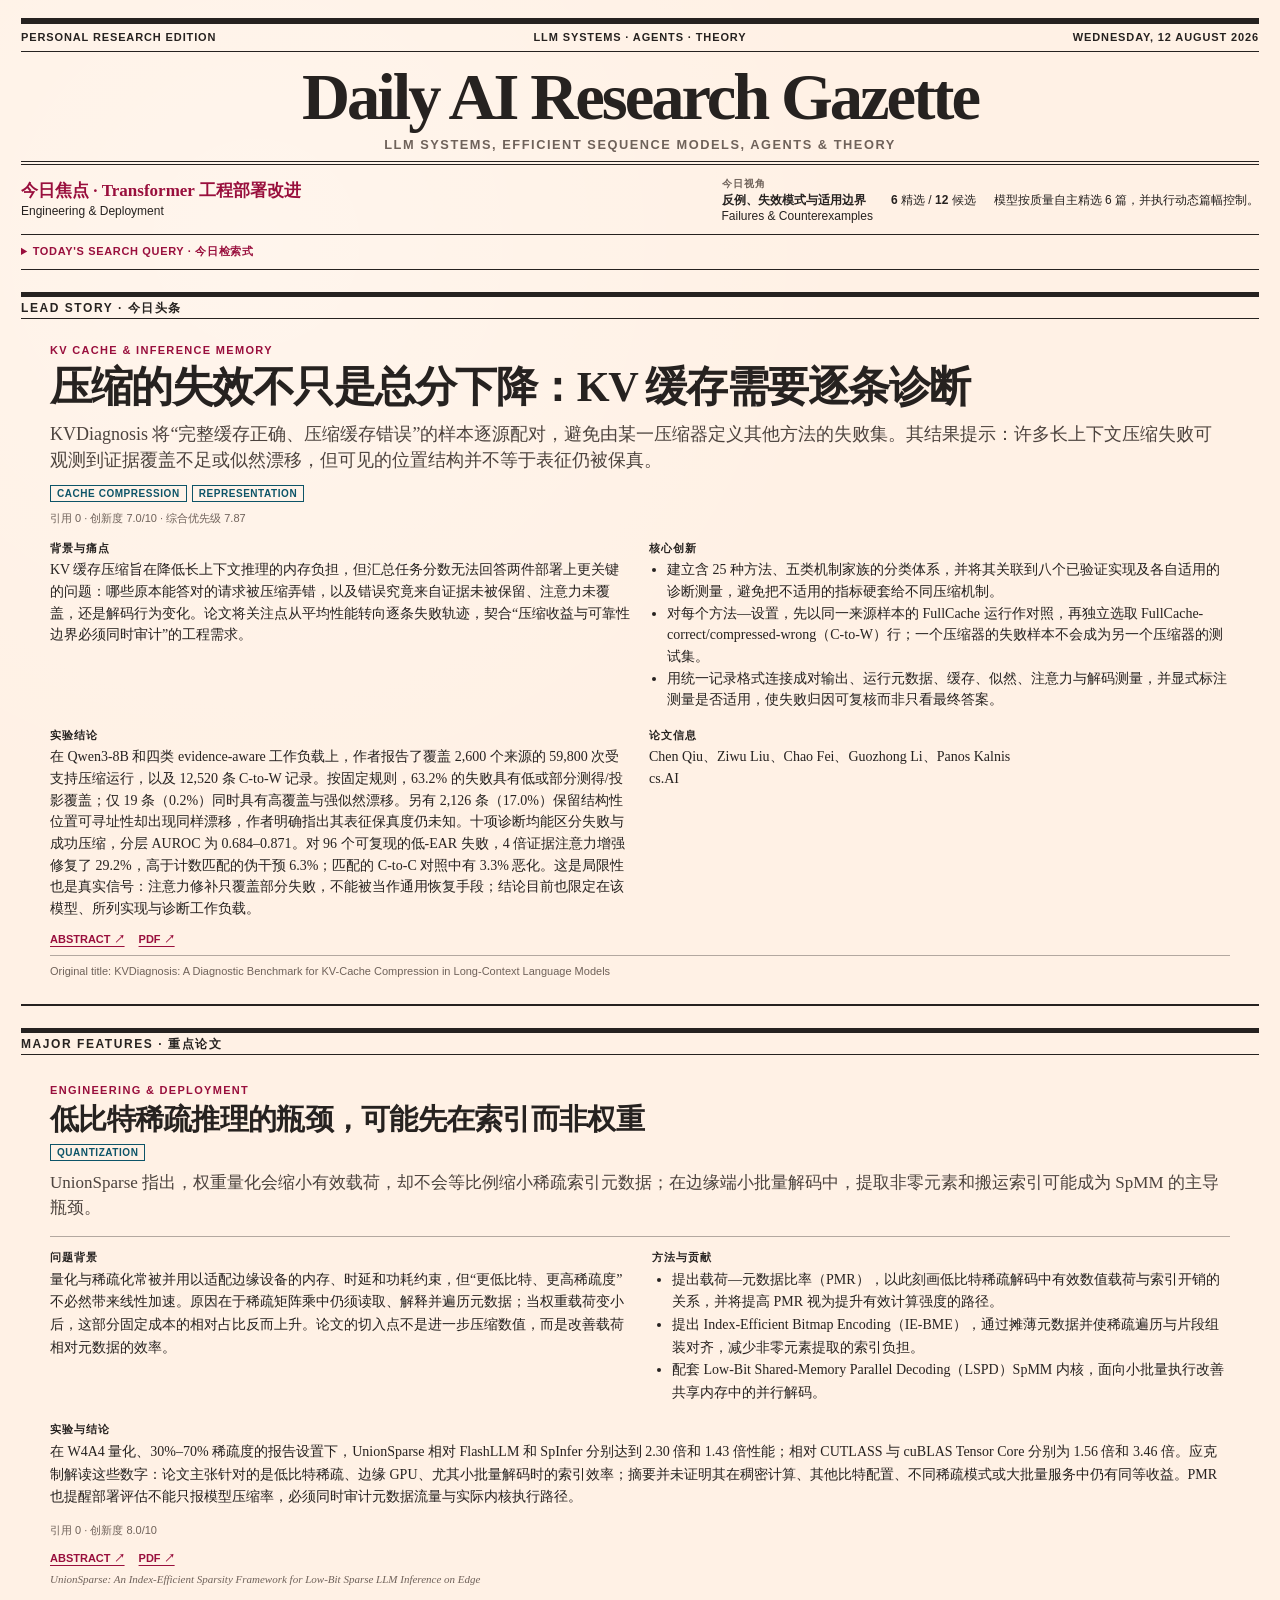
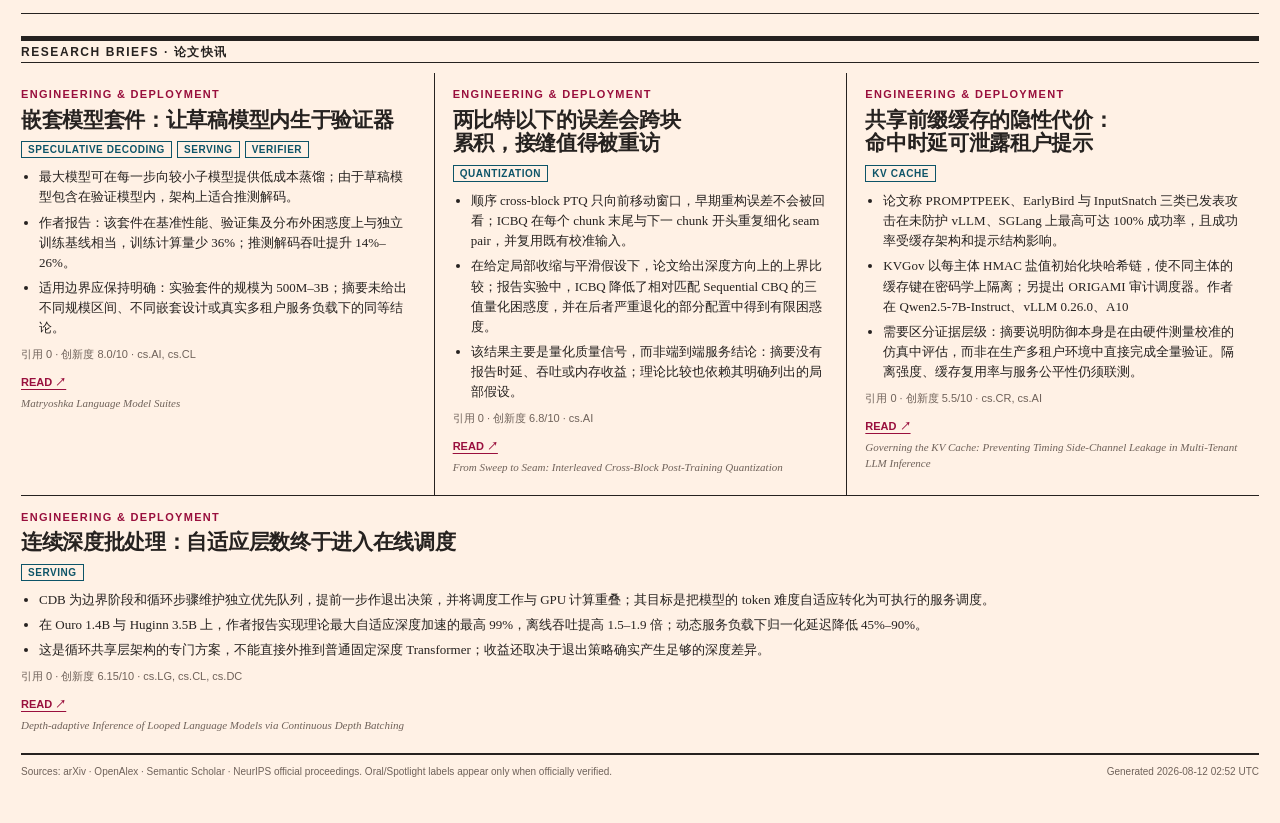
<file: daily_html/2026-08/2026-08-12-AI研究日报.html>
<!DOCTYPE html>
<html lang="zh-CN">

<head>
    <meta charset="UTF-8">
    <meta name="viewport" content="width=device-width, initial-scale=1.0">
    <meta name="color-scheme" content="light">
    <title>Daily AI Research Gazette — 2026-08-12</title>
    <link rel="stylesheet" href="../../assets/report.css">
</head>

<body style="--figure-max-height: 450px">
    <main class="page">
        <div class="utility-bar"><span>Personal Research Edition</span><span>LLM Systems · Agents ·
                Theory</span><span>Wednesday, 12 August 2026</span></div>
        <header class="masthead">
            <h1>Daily AI Research Gazette</h1>
            <p>LLM Systems, Efficient Sequence Models, Agents &amp; Theory</p>
        </header>
        <div class="focus-strip">
            <div><strong>今日焦点 · Transformer 工程部署改进</strong><br>Engineering &amp; Deployment</div>
            <div><span class="strip-label">今日视角</span><br><b>反例、失效模式与适用边界</b><br>Failures &amp; Counterexamples</div>
            <div><b>6</b> 精选 / <b>12</b> 候选</div>
            <div>模型按质量自主精选 6 篇，并执行动态篇幅控制。</div>
        </div>
<details class="query-strip">
            <summary>Today's Search Query · 今日检索式</summary>
            <code>(cat:cs.CL OR cat:cs.LG OR cat:cs.AI OR cat:cs.DC OR cat:cs.PF) AND (ti:&#34;KV cache&#34; OR abs:&#34;KV cache&#34; OR ti:&#34;paged attention&#34; OR abs:&#34;paged attention&#34; OR ti:&#34;FlashAttention&#34; OR abs:&#34;FlashAttention&#34; OR ti:&#34;quantization&#34; OR abs:&#34;quantization&#34; OR ti:&#34;speculative decoding&#34; OR abs:&#34;speculative decoding&#34; OR ti:&#34;inference acceleration&#34; OR abs:&#34;inference acceleration&#34; OR ti:&#34;LLM serving&#34; OR abs:&#34;LLM serving&#34; OR ti:&#34;vLLM&#34; OR abs:&#34;vLLM&#34; OR ti:&#34;TensorRT-LLM&#34; OR abs:&#34;TensorRT-LLM&#34; OR ti:&#34;continuous batching&#34; OR abs:&#34;continuous batching&#34; OR ti:&#34;mixture of experts serving&#34; OR abs:&#34;mixture of experts serving&#34; OR ti:&#34;model compression&#34; OR abs:&#34;model compression&#34;) AND submittedDate:[202608100000 TO 202608130000]</code>
        </details><div class="section-kicker">Lead Story · 今日头条</div>
        <article class="hero no-figure">
            <div class="hero-copy">
                <div class="eyebrow">KV Cache &amp; Inference Memory</div>
                <h2>压缩的失效不只是总分下降：KV 缓存需要逐条诊断</h2>
                <p class="dek">KVDiagnosis 将“完整缓存正确、压缩缓存错误”的样本逐源配对，避免由某一压缩器定义其他方法的失败集。其结果提示：许多长上下文压缩失败可观测到证据覆盖不足或似然漂移，但可见的位置结构并不等于表征仍被保真。</p>
                <div class="tags"><span class="tag">Cache Compression</span><span class="tag">Representation</span></div>
                <div class="meta-line">引用 0 · 创新度 7.0/10 ·
                    综合优先级 7.87</div>
                <div class="analysis-grid">
                    <section>
                        <h4>背景与痛点</h4>
                        <p>KV 缓存压缩旨在降低长上下文推理的内存负担，但汇总任务分数无法回答两件部署上更关键的问题：哪些原本能答对的请求被压缩弄错，以及错误究竟来自证据未被保留、注意力未覆盖，还是解码行为变化。论文将关注点从平均性能转向逐条失败轨迹，契合“压缩收益与可靠性边界必须同时审计”的工程需求。</p>
                    </section>
                    <section>
                        <h4>核心创新</h4>
                        <ul><li>建立含 25 种方法、五类机制家族的分类体系，并将其关联到八个已验证实现及各自适用的诊断测量，避免把不适用的指标硬套给不同压缩机制。</li><li>对每个方法—设置，先以同一来源样本的 FullCache 运行作对照，再独立选取 FullCache-correct/compressed-wrong（C-to-W）行；一个压缩器的失败样本不会成为另一个压缩器的测试集。</li><li>用统一记录格式连接成对输出、运行元数据、缓存、似然、注意力与解码测量，并显式标注测量是否适用，使失败归因可复核而非只看最终答案。</li></ul>
                    </section>
                    <section>
                        <h4>实验结论</h4>
                        <p>在 Qwen3-8B 和四类 evidence-aware 工作负载上，作者报告了覆盖 2,600 个来源的 59,800 次受支持压缩运行，以及 12,520 条 C-to-W 记录。按固定规则，63.2% 的失败具有低或部分测得/投影覆盖；仅 19 条（0.2%）同时具有高覆盖与强似然漂移。另有 2,126 条（17.0%）保留结构性位置可寻址性却出现同样漂移，作者明确指出其表征保真度仍未知。十项诊断均能区分失败与成功压缩，分层 AUROC 为 0.684–0.871。对 96 个可复现的低-EAR 失败，4 倍证据注意力增强修复了 29.2%，高于计数匹配的伪干预 6.3%；匹配的 C-to-C 对照中有 3.3% 恶化。这是局限性也是真实信号：注意力修补只覆盖部分失败，不能被当作通用恢复手段；结论目前也限定在该模型、所列实现与诊断工作负载。</p>
                    </section>
                    <section>
                        <h4>论文信息</h4>
                        <p>Chen Qiu、Ziwu Liu、Chao Fei、Guozhong Li、Panos Kalnis</p>
                        <p>cs.AI</p>
                    </section>
                </div>
                <div class="read-links"><a href="http://arxiv.org/abs/2608.09412v1" target="_blank" rel="noopener">Abstract
                        ↗</a><a href="https://arxiv.org/pdf/2608.09412v1" target="_blank" rel="noopener">PDF ↗</a></div>
                <div class="byline">Original title: KVDiagnosis: A Diagnostic Benchmark for KV-Cache Compression in Long-Context Language Models</div>
            </div>
        </article><div class="section-kicker">Major Features · 重点论文</div>
        <section class="feature-grid"><article
                class="feature no-figure">
                <div class="feature-copy">
                    <div class="eyebrow">Engineering &amp; Deployment</div>
                    <h3>低比特稀疏推理的瓶颈，可能先在索引而非权重</h3>
                    <div class="tags"><span class="tag">Quantization</span>                    </div>
                    <p class="dek">UnionSparse 指出，权重量化会缩小有效载荷，却不会等比例缩小稀疏索引元数据；在边缘端小批量解码中，提取非零元素和搬运索引可能成为 SpMM 的主导瓶颈。</p>
                    <div class="feature-analysis">
                        <section>
                            <h4>问题背景</h4>
                            <p>量化与稀疏化常被并用以适配边缘设备的内存、时延和功耗约束，但“更低比特、更高稀疏度”不必然带来线性加速。原因在于稀疏矩阵乘中仍须读取、解释并遍历元数据；当权重载荷变小后，这部分固定成本的相对占比反而上升。论文的切入点不是进一步压缩数值，而是改善载荷相对元数据的效率。</p>
                        </section>
                        <section>
                            <h4>方法与贡献</h4>
                            <ul><li>提出载荷—元数据比率（PMR），以此刻画低比特稀疏解码中有效数值载荷与索引开销的关系，并将提高 PMR 视为提升有效计算强度的路径。</li><li>提出 Index-Efficient Bitmap Encoding（IE-BME），通过摊薄元数据并使稀疏遍历与片段组装对齐，减少非零元素提取的索引负担。</li><li>配套 Low-Bit Shared-Memory Parallel Decoding（LSPD）SpMM 内核，面向小批量执行改善共享内存中的并行解码。</li></ul>
                        </section>
                        <section class="wide">
                            <h4>实验与结论</h4>
                            <p>在 W4A4 量化、30%–70% 稀疏度的报告设置下，UnionSparse 相对 FlashLLM 和 SpInfer 分别达到 2.30 倍和 1.43 倍性能；相对 CUTLASS 与 cuBLAS Tensor Core 分别为 1.56 倍和 3.46 倍。应克制解读这些数字：论文主张针对的是低比特稀疏、边缘 GPU、尤其小批量解码时的索引效率；摘要并未证明其在稠密计算、其他比特配置、不同稀疏模式或大批量服务中仍有同等收益。PMR 也提醒部署评估不能只报模型压缩率，必须同时审计元数据流量与实际内核执行路径。</p>
                        </section>
                    </div>
                    <div class="meta-line">引用 0 · 创新度 8.0/10
                    </div>
                    <div class="read-links"><a href="http://arxiv.org/abs/2608.09291v1" target="_blank" rel="noopener">Abstract
                            ↗</a><a href="https://arxiv.org/pdf/2608.09291v1" target="_blank" rel="noopener">PDF ↗</a></div>
                    <div class="original-title">UnionSparse: An Index-Efficient Sparsity Framework for Low-Bit Sparse LLM Inference on Edge</div>
                </div>
            </article></section><div class="section-kicker">Research Briefs · 论文快讯</div>
        <section class="briefs-grid"><article class="brief">
                <div class="eyebrow">Engineering &amp; Deployment</div>
                <h3>嵌套模型套件：让草稿模型内生于验证器</h3>
                <div class="tags"><span class="tag">Speculative Decoding</span><span class="tag">Serving</span><span class="tag">Verifier</span></div><ul><li>最大模型可在每一步向较小子模型提供低成本蒸馏；由于草稿模型包含在验证模型内，架构上适合推测解码。
                    </li><li>作者报告：该套件在基准性能、验证集及分布外困惑度上与独立训练基线相当，训练计算量少 36%；推测解码吞吐提升 14%–26%。
                    </li><li>适用边界应保持明确：实验套件的规模为 500M–3B；摘要未给出不同规模区间、不同嵌套设计或真实多租户服务负载下的同等结论。
                    </li></ul><div class="meta-line">引用 0 · 创新度 8.0/10 · cs.AI, cs.CL</div>
                <div class="read-links"><a href="http://arxiv.org/abs/2608.09703v1" target="_blank" rel="noopener">Read ↗</a>
                </div>
                <div class="original-title">Matryoshka Language Model Suites</div>
            </article><article class="brief">
                <div class="eyebrow">Engineering &amp; Deployment</div>
                <h3>两比特以下的误差会跨块累积，接缝值得被重访</h3>
                <div class="tags"><span class="tag">Quantization</span></div><ul><li>顺序 cross-block PTQ 只向前移动窗口，早期重构误差不会被回看；ICBQ 在每个 chunk 末尾与下一 chunk 开头重复细化 seam pair，并复用既有校准输入。
                    </li><li>在给定局部收缩与平滑假设下，论文给出深度方向上的上界比较；报告实验中，ICBQ 降低了相对匹配 Sequential CBQ 的三值量化困惑度，并在后者严重退化的部分配置中得到有限困惑度。
                    </li><li>该结果主要是量化质量信号，而非端到端服务结论：摘要没有报告时延、吞吐或内存收益；理论比较也依赖其明确列出的局部假设。
                    </li></ul><div class="meta-line">引用 0 · 创新度 6.8/10 · cs.AI</div>
                <div class="read-links"><a href="http://arxiv.org/abs/2608.09595v1" target="_blank" rel="noopener">Read ↗</a>
                </div>
                <div class="original-title">From Sweep to Seam: Interleaved Cross-Block Post-Training Quantization</div>
            </article><article class="brief">
                <div class="eyebrow">Engineering &amp; Deployment</div>
                <h3>共享前缀缓存的隐性代价：命中时延可泄露租户提示</h3>
                <div class="tags"><span class="tag">KV Cache</span></div><ul><li>论文称 PROMPTPEEK、EarlyBird 与 InputSnatch 三类已发表攻击在未防护 vLLM、SGLang 上最高可达 100% 成功率，且成功率受缓存架构和提示结构影响。
                    </li><li>KVGov 以每主体 HMAC 盐值初始化块哈希链，使不同主体的缓存键在密码学上隔离；另提出 ORIGAMI 审计调度器。作者在 Qwen2.5-7B-Instruct、vLLM 0.26.0、A10
                    </li><li>需要区分证据层级：摘要说明防御本身是在由硬件测量校准的仿真中评估，而非在生产多租户环境中直接完成全量验证。隔离强度、缓存复用率与服务公平性仍须联测。
                    </li></ul><div class="meta-line">引用 0 · 创新度 5.5/10 · cs.CR, cs.AI</div>
                <div class="read-links"><a href="http://arxiv.org/abs/2608.09225v1" target="_blank" rel="noopener">Read ↗</a>
                </div>
                <div class="original-title">Governing the KV Cache: Preventing Timing Side-Channel Leakage in Multi-Tenant LLM Inference</div>
            </article><article class="brief">
                <div class="eyebrow">Engineering &amp; Deployment</div>
                <h3>连续深度批处理：自适应层数终于进入在线调度</h3>
                <div class="tags"><span class="tag">Serving</span></div><ul><li>CDB 为边界阶段和循环步骤维护独立优先队列，提前一步作退出决策，并将调度工作与 GPU 计算重叠；其目标是把模型的 token 难度自适应转化为可执行的服务调度。
                    </li><li>在 Ouro 1.4B 与 Huginn 3.5B 上，作者报告实现理论最大自适应深度加速的最高 99%，离线吞吐提高 1.5–1.9 倍；动态服务负载下归一化延迟降低 45%–90%。
                    </li><li>这是循环共享层架构的专门方案，不能直接外推到普通固定深度 Transformer；收益还取决于退出策略确实产生足够的深度差异。
                    </li></ul><div class="meta-line">引用 0 · 创新度 6.15/10 · cs.LG, cs.CL, cs.DC</div>
                <div class="read-links"><a href="http://arxiv.org/abs/2608.09444v1" target="_blank" rel="noopener">Read ↗</a>
                </div>
                <div class="original-title">Depth-adaptive Inference of Looped Language Models via Continuous Depth Batching</div>
            </article></section>        <footer><span>Sources: arXiv · OpenAlex · Semantic Scholar · NeurIPS official proceedings. Oral/Spotlight labels
                appear
                only when officially verified.</span><span>Generated 2026-08-12 02:52 UTC</span></footer>
    </main>
</body>

</html>
</file>
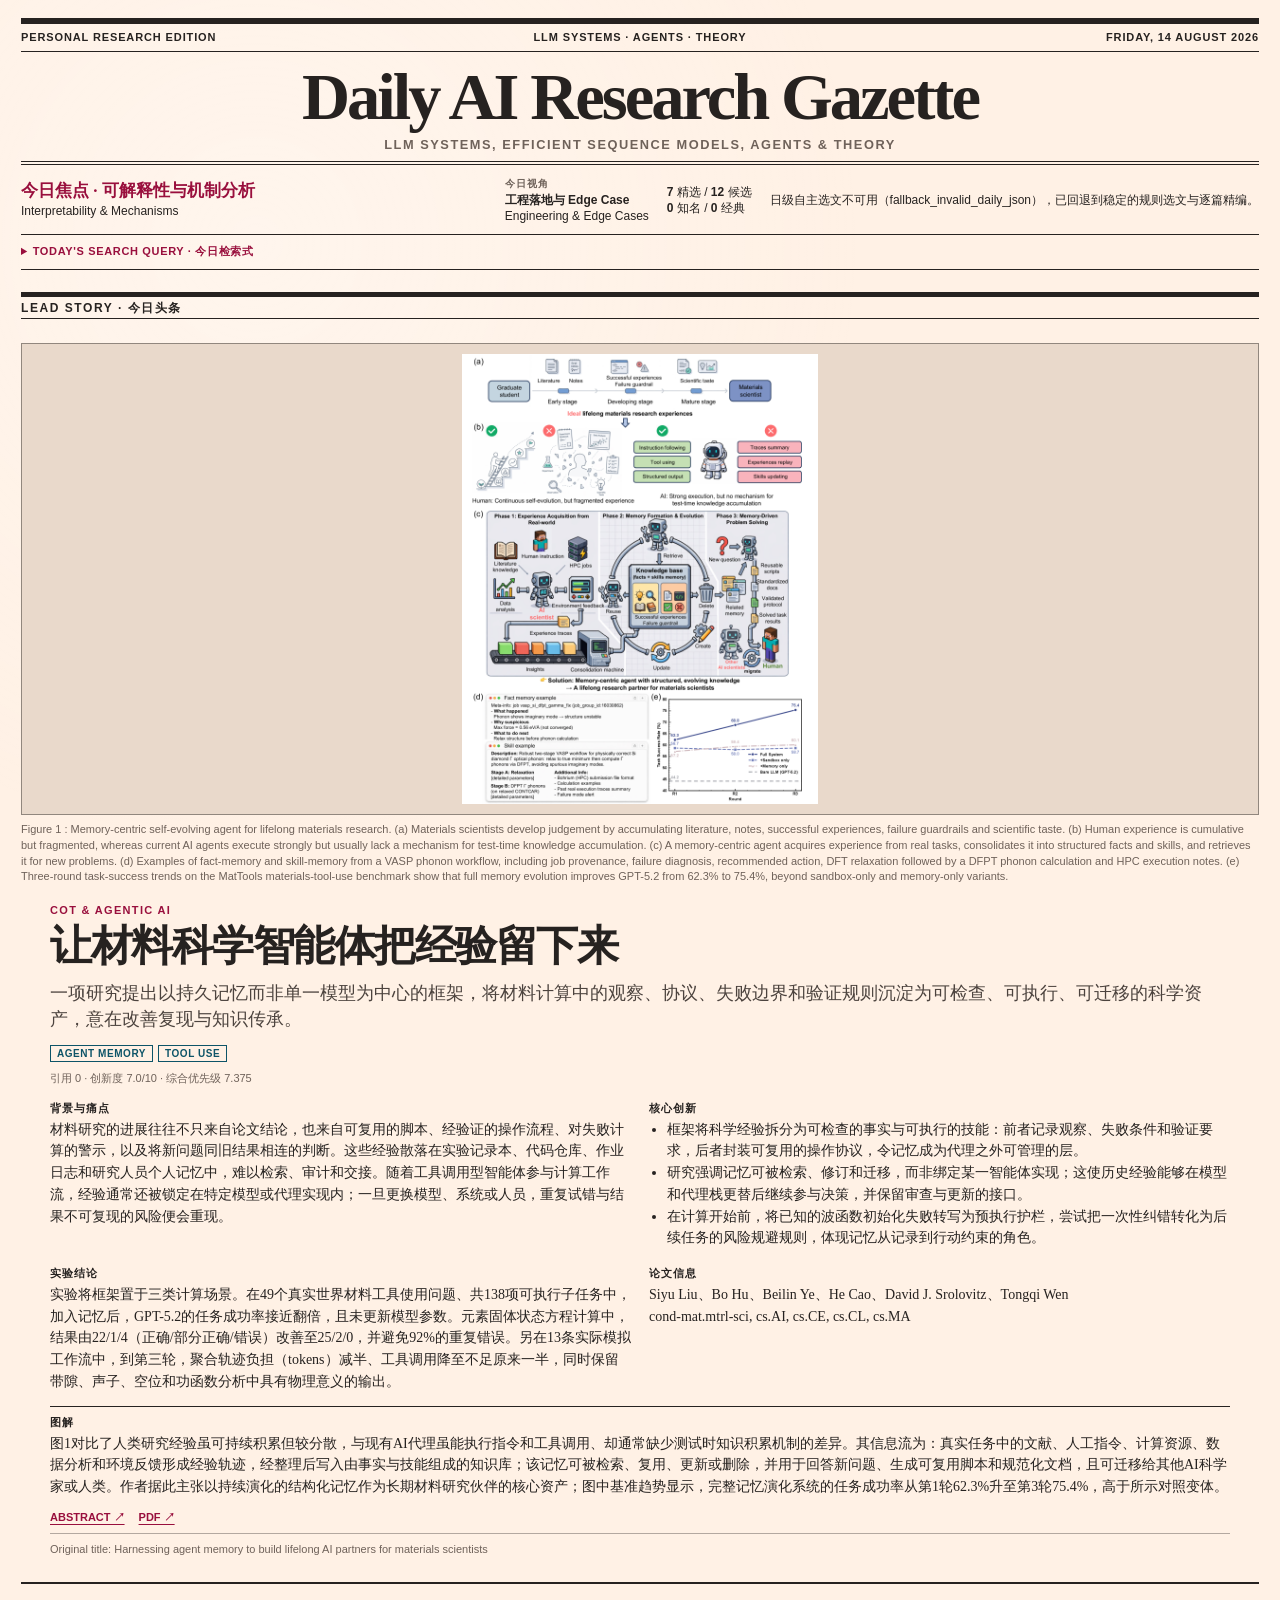
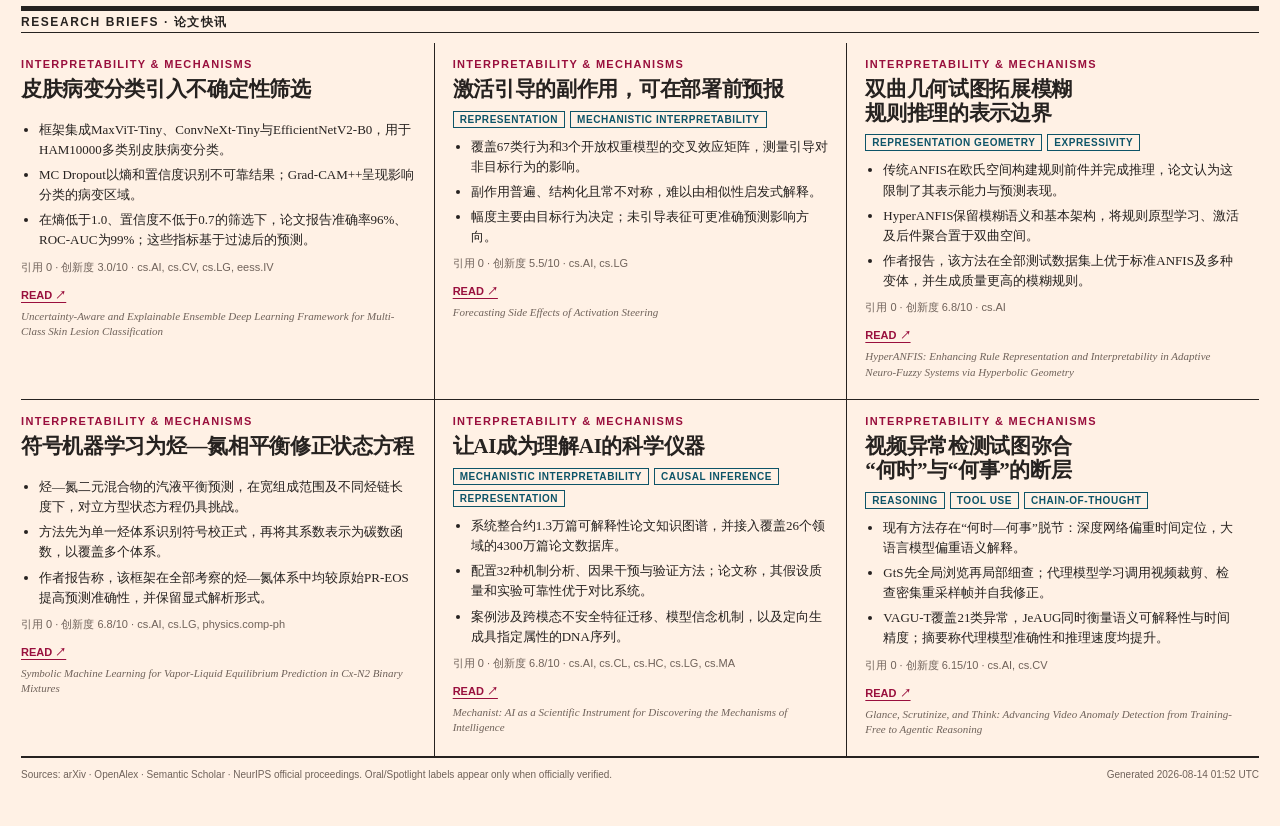
<file: daily_html/2026-08/2026-08-14-AI研究日报.html>
<!DOCTYPE html>
<html lang="zh-CN">

<head>
    <meta charset="UTF-8">
    <meta name="viewport" content="width=device-width, initial-scale=1.0">
    <meta name="color-scheme" content="light">
    <title>Daily AI Research Gazette — 2026-08-14</title>
    <link rel="stylesheet" href="../../assets/report.css">
</head>

<body style="--figure-max-height: 450px">
    <main class="page">
        <div class="utility-bar"><span>Personal Research Edition</span><span>LLM Systems · Agents ·
                Theory</span><span>Friday, 14 August 2026</span></div>
        <header class="masthead">
            <h1>Daily AI Research Gazette</h1>
            <p>LLM Systems, Efficient Sequence Models, Agents &amp; Theory</p>
        </header>
        <div class="focus-strip">
            <div><strong>今日焦点 · 可解释性与机制分析</strong><br>Interpretability &amp; Mechanisms</div>
            <div><span class="strip-label">今日视角</span><br><b>工程落地与 Edge Case</b><br>Engineering &amp; Edge Cases</div>
            <div><b>7</b> 精选 / <b>12</b> 候选<br><b>0</b> 知名 / <b>0</b> 经典</div>
            <div>日级自主选文不可用（fallback_invalid_daily_json），已回退到稳定的规则选文与逐篇精编。</div>
        </div>
<details class="query-strip">
            <summary>Today's Search Query · 今日检索式</summary>
            <code>(cat:cs.LG OR cat:cs.AI OR cat:cs.CL OR cat:stat.ML) AND (ti:&#34;mechanistic interpretability&#34; OR abs:&#34;mechanistic interpretability&#34; OR ti:&#34;interpretability&#34; OR abs:&#34;interpretability&#34; OR ti:&#34;circuit analysis&#34; OR abs:&#34;circuit analysis&#34; OR ti:&#34;feature attribution&#34; OR abs:&#34;feature attribution&#34; OR ti:&#34;sparse autoencoder&#34; OR abs:&#34;sparse autoencoder&#34; OR ti:&#34;activation steering&#34; OR abs:&#34;activation steering&#34; OR ti:&#34;representation probing&#34; OR abs:&#34;representation probing&#34;) AND submittedDate:[202608120000 TO 202608150000]</code>
        </details><div class="section-kicker">Lead Story · 今日头条</div>
        <article class="hero">
<div class="hero-media" data-figure-media>
                <figure class="paper-figure">
                    <div class="figure-frame"><img src="../../assets/figures/2026-08/2026-08-14-AI研究日报/2608.11224-figure1.png" alt="Harnessing agent memory to build lifelong AI partners for materials scientists Figure 1"
                            loading="eager" referrerpolicy="no-referrer"
                            onerror="this.closest('.hero').classList.add('no-figure');this.closest('[data-figure-media]').remove()">
                    </div><figcaption>Figure 1 : Memory-centric self-evolving agent for lifelong materials research. (a) Materials scientists develop judgement by accumulating literature, notes, successful experiences, failure guardrails and scientific taste.
(b) Human experience is cumulative but fragmented, whereas current AI agents execute strongly but usually lack a mechanism for test-time knowledge accumulation.
(c) A memory-centric agent acquires experience from real tasks, consolidates it into structured facts and skills, and retrieves it for new problems.
(d) Examples of fact-memory and skill-memory from a VASP phonon workflow, including job provenance, failure diagnosis, recommended action, DFT relaxation followed by a DFPT phonon calculation and HPC execution notes.
(e) Three-round task-success trends on the MatTools materials-tool-use benchmark show that full memory evolution improves GPT-5.2 from 62.3% to 75.4%, beyond sandbox-only and memory-only variants.</figcaption>                </figure>
            </div>            <div class="hero-copy">
                <div class="eyebrow">CoT &amp; Agentic AI</div>
                <h2>让材料科学智能体把经验留下来</h2>
                <p class="dek">一项研究提出以持久记忆而非单一模型为中心的框架，将材料计算中的观察、协议、失败边界和验证规则沉淀为可检查、可执行、可迁移的科学资产，意在改善复现与知识传承。</p>
                <div class="tags"><span class="tag">Agent Memory</span><span class="tag">Tool Use</span></div>
                <div class="meta-line">引用 0 · 创新度 7.0/10 ·
                    综合优先级 7.375</div>
                <div class="analysis-grid">
                    <section>
                        <h4>背景与痛点</h4>
                        <p>材料研究的进展往往不只来自论文结论，也来自可复用的脚本、经验证的操作流程、对失败计算的警示，以及将新问题同旧结果相连的判断。这些经验散落在实验记录本、代码仓库、作业日志和研究人员个人记忆中，难以检索、审计和交接。随着工具调用型智能体参与计算工作流，经验通常还被锁定在特定模型或代理实现内；一旦更换模型、系统或人员，重复试错与结果不可复现的风险便会重现。</p>
                    </section>
                    <section>
                        <h4>核心创新</h4>
                        <ul><li>框架将科学经验拆分为可检查的事实与可执行的技能：前者记录观察、失败条件和验证要求，后者封装可复用的操作协议，令记忆成为代理之外可管理的层。</li><li>研究强调记忆可被检索、修订和迁移，而非绑定某一智能体实现；这使历史经验能够在模型和代理栈更替后继续参与决策，并保留审查与更新的接口。</li><li>在计算开始前，将已知的波函数初始化失败转写为预执行护栏，尝试把一次性纠错转化为后续任务的风险规避规则，体现记忆从记录到行动约束的角色。</li></ul>
                    </section>
                    <section>
                        <h4>实验结论</h4>
                        <p>实验将框架置于三类计算场景。在49个真实世界材料工具使用问题、共138项可执行子任务中，加入记忆后，GPT-5.2的任务成功率接近翻倍，且未更新模型参数。元素固体状态方程计算中，结果由22/1/4（正确/部分正确/错误）改善至25/2/0，并避免92%的重复错误。另在13条实际模拟工作流中，到第三轮，聚合轨迹负担（tokens）减半、工具调用降至不足原来一半，同时保留带隙、声子、空位和功函数分析中具有物理意义的输出。</p>
                    </section>
                    <section>
                        <h4>论文信息</h4>
                        <p>Siyu Liu、Bo Hu、Beilin Ye、He Cao、David J. Srolovitz、Tongqi Wen</p>
                        <p>cond-mat.mtrl-sci, cs.AI, cs.CE, cs.CL, cs.MA</p>
                    </section>
                </div>
<div class="figure-note">
                    <h4>图解</h4>
                    <p>图1对比了人类研究经验虽可持续积累但较分散，与现有AI代理虽能执行指令和工具调用、却通常缺少测试时知识积累机制的差异。其信息流为：真实任务中的文献、人工指令、计算资源、数据分析和环境反馈形成经验轨迹，经整理后写入由事实与技能组成的知识库；该记忆可被检索、复用、更新或删除，并用于回答新问题、生成可复用脚本和规范化文档，且可迁移给其他AI科学家或人类。作者据此主张以持续演化的结构化记忆作为长期材料研究伙伴的核心资产；图中基准趋势显示，完整记忆演化系统的任务成功率从第1轮62.3%升至第3轮75.4%，高于所示对照变体。</p>
                </div>                <div class="read-links"><a href="https://arxiv.org/abs/2608.11224" target="_blank" rel="noopener">Abstract
                        ↗</a><a href="https://arxiv.org/pdf/2608.11224" target="_blank" rel="noopener">PDF ↗</a></div>
                <div class="byline">Original title: Harnessing agent memory to build lifelong AI partners for materials scientists</div>
            </div>
        </article><div class="section-kicker">Research Briefs · 论文快讯</div>
        <section class="briefs-grid"><article class="brief">
                <div class="eyebrow">Interpretability &amp; Mechanisms</div>
                <h3>皮肤病变分类引入不确定性筛选</h3>
                <div class="tags"></div><ul><li>框架集成MaxViT-Tiny、ConvNeXt-Tiny与EfficientNetV2-B0，用于HAM10000多类别皮肤病变分类。
                    </li><li>MC Dropout以熵和置信度识别不可靠结果；Grad-CAM++呈现影响分类的病变区域。
                    </li><li>在熵低于1.0、置信度不低于0.7的筛选下，论文报告准确率96%、ROC-AUC为99%；这些指标基于过滤后的预测。
                    </li></ul><div class="meta-line">引用 0 · 创新度 3.0/10 · cs.AI, cs.CV, cs.LG, eess.IV</div>
                <div class="read-links"><a href="https://arxiv.org/abs/2608.11280" target="_blank" rel="noopener">Read ↗</a>
                </div>
                <div class="original-title">Uncertainty-Aware and Explainable Ensemble Deep Learning Framework for Multi-Class Skin Lesion Classification</div>
            </article><article class="brief">
                <div class="eyebrow">Interpretability &amp; Mechanisms</div>
                <h3>激活引导的副作用，可在部署前预报</h3>
                <div class="tags"><span class="tag">Representation</span><span class="tag">Mechanistic Interpretability</span></div><ul><li>覆盖67类行为和3个开放权重模型的交叉效应矩阵，测量引导对非目标行为的影响。
                    </li><li>副作用普遍、结构化且常不对称，难以由相似性启发式解释。
                    </li><li>幅度主要由目标行为决定；未引导表征可更准确预测影响方向。
                    </li></ul><div class="meta-line">引用 0 · 创新度 5.5/10 · cs.AI, cs.LG</div>
                <div class="read-links"><a href="https://arxiv.org/abs/2608.11227" target="_blank" rel="noopener">Read ↗</a>
                </div>
                <div class="original-title">Forecasting Side Effects of Activation Steering</div>
            </article><article class="brief">
                <div class="eyebrow">Interpretability &amp; Mechanisms</div>
                <h3>双曲几何试图拓展模糊规则推理的表示边界</h3>
                <div class="tags"><span class="tag">Representation Geometry</span><span class="tag">Expressivity</span></div><ul><li>传统ANFIS在欧氏空间构建规则前件并完成推理，论文认为这限制了其表示能力与预测表现。
                    </li><li>HyperANFIS保留模糊语义和基本架构，将规则原型学习、激活及后件聚合置于双曲空间。
                    </li><li>作者报告，该方法在全部测试数据集上优于标准ANFIS及多种变体，并生成质量更高的模糊规则。
                    </li></ul><div class="meta-line">引用 0 · 创新度 6.8/10 · cs.AI</div>
                <div class="read-links"><a href="https://arxiv.org/abs/2608.11768" target="_blank" rel="noopener">Read ↗</a>
                </div>
                <div class="original-title">HyperANFIS: Enhancing Rule Representation and Interpretability in Adaptive Neuro-Fuzzy Systems via Hyperbolic Geometry</div>
            </article><article class="brief">
                <div class="eyebrow">Interpretability &amp; Mechanisms</div>
                <h3>符号机器学习为烃—氮相平衡修正状态方程</h3>
                <div class="tags"></div><ul><li>烃—氮二元混合物的汽液平衡预测，在宽组成范围及不同烃链长度下，对立方型状态方程仍具挑战。
                    </li><li>方法先为单一烃体系识别符号校正式，再将其系数表示为碳数函数，以覆盖多个体系。
                    </li><li>作者报告称，该框架在全部考察的烃—氮体系中均较原始PR-EOS提高预测准确性，并保留显式解析形式。
                    </li></ul><div class="meta-line">引用 0 · 创新度 6.8/10 · cs.AI, cs.LG, physics.comp-ph</div>
                <div class="read-links"><a href="https://arxiv.org/abs/2608.11255" target="_blank" rel="noopener">Read ↗</a>
                </div>
                <div class="original-title">Symbolic Machine Learning for Vapor-Liquid Equilibrium Prediction in Cx-N2 Binary Mixtures</div>
            </article><article class="brief">
                <div class="eyebrow">Interpretability &amp; Mechanisms</div>
                <h3>让AI成为理解AI的科学仪器</h3>
                <div class="tags"><span class="tag">Mechanistic Interpretability</span><span class="tag">Causal Inference</span><span class="tag">Representation</span></div><ul><li>系统整合约1.3万篇可解释性论文知识图谱，并接入覆盖26个领域的4300万篇论文数据库。
                    </li><li>配置32种机制分析、因果干预与验证方法；论文称，其假设质量和实验可靠性优于对比系统。
                    </li><li>案例涉及跨模态不安全特征迁移、模型信念机制，以及定向生成具指定属性的DNA序列。
                    </li></ul><div class="meta-line">引用 0 · 创新度 6.8/10 · cs.AI, cs.CL, cs.HC, cs.LG, cs.MA</div>
                <div class="read-links"><a href="https://arxiv.org/abs/2608.12036" target="_blank" rel="noopener">Read ↗</a>
                </div>
                <div class="original-title">Mechanist: AI as a Scientific Instrument for Discovering the Mechanisms of Intelligence</div>
            </article><article class="brief">
                <div class="eyebrow">Interpretability &amp; Mechanisms</div>
                <h3>视频异常检测试图弥合“何时”与“何事”的断层</h3>
                <div class="tags"><span class="tag">Reasoning</span><span class="tag">Tool Use</span><span class="tag">Chain-of-Thought</span></div><ul><li>现有方法存在“何时—何事”脱节：深度网络偏重时间定位，大语言模型偏重语义解释。
                    </li><li>GtS先全局浏览再局部细查；代理模型学习调用视频裁剪、检查密集重采样帧并自我修正。
                    </li><li>VAGU-T覆盖21类异常，JeAUG同时衡量语义可解释性与时间精度；摘要称代理模型准确性和推理速度均提升。
                    </li></ul><div class="meta-line">引用 0 · 创新度 6.15/10 · cs.AI, cs.CV</div>
                <div class="read-links"><a href="https://arxiv.org/abs/2608.11260" target="_blank" rel="noopener">Read ↗</a>
                </div>
                <div class="original-title">Glance, Scrutinize, and Think: Advancing Video Anomaly Detection from Training-Free to Agentic Reasoning</div>
            </article></section>        <footer><span>Sources: arXiv · OpenAlex · Semantic Scholar · NeurIPS official proceedings. Oral/Spotlight labels
                appear
                only when officially verified.</span><span>Generated 2026-08-14 01:52 UTC</span></footer>
    </main>
</body>

</html>
</file>
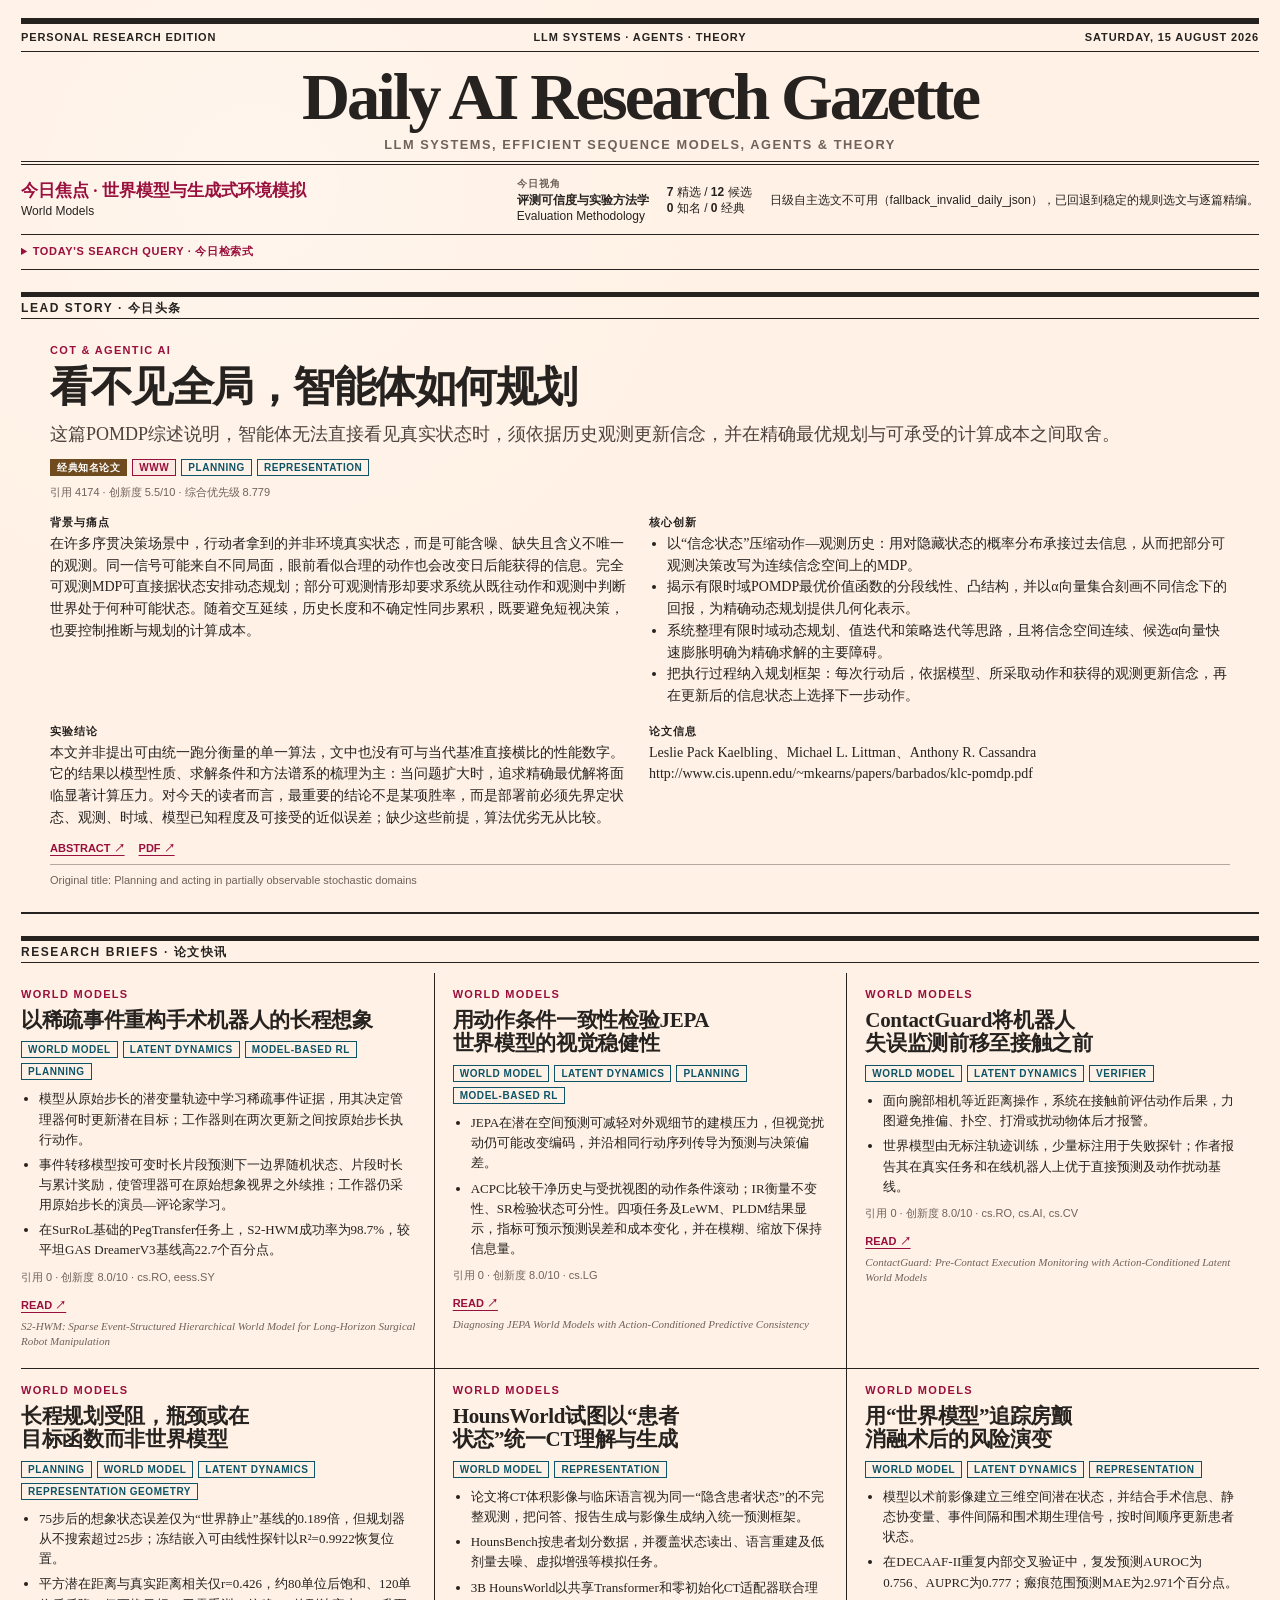
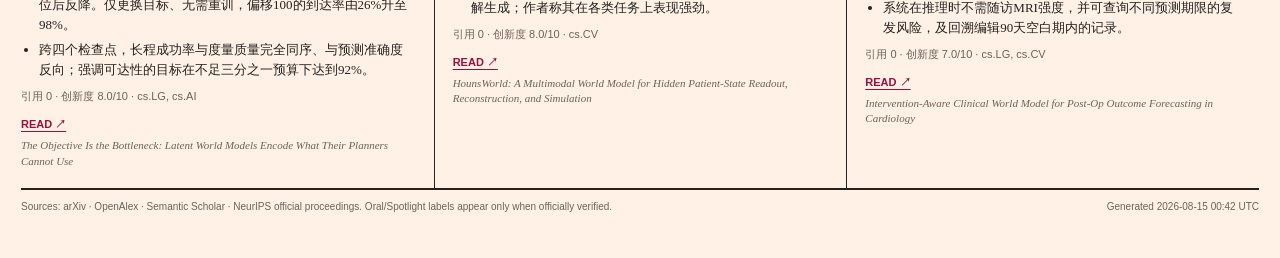
<file: daily_html/2026-08/2026-08-15-AI研究日报.html>
<!DOCTYPE html>
<html lang="zh-CN">

<head>
    <meta charset="UTF-8">
    <meta name="viewport" content="width=device-width, initial-scale=1.0">
    <meta name="color-scheme" content="light">
    <title>Daily AI Research Gazette — 2026-08-15</title>
    <link rel="stylesheet" href="../../assets/report.css">
</head>

<body style="--figure-max-height: 450px">
    <main class="page">
        <div class="utility-bar"><span>Personal Research Edition</span><span>LLM Systems · Agents ·
                Theory</span><span>Saturday, 15 August 2026</span></div>
        <header class="masthead">
            <h1>Daily AI Research Gazette</h1>
            <p>LLM Systems, Efficient Sequence Models, Agents &amp; Theory</p>
        </header>
        <div class="focus-strip">
            <div><strong>今日焦点 · 世界模型与生成式环境模拟</strong><br>World Models</div>
            <div><span class="strip-label">今日视角</span><br><b>评测可信度与实验方法学</b><br>Evaluation Methodology</div>
            <div><b>7</b> 精选 / <b>12</b> 候选<br><b>0</b> 知名 / <b>0</b> 经典</div>
            <div>日级自主选文不可用（fallback_invalid_daily_json），已回退到稳定的规则选文与逐篇精编。</div>
        </div>
<details class="query-strip">
            <summary>Today's Search Query · 今日检索式</summary>
            <code>(cat:cs.AI OR cat:cs.LG OR cat:cs.RO OR cat:cs.CV) AND (ti:&#34;world model&#34; OR abs:&#34;world model&#34; OR ti:&#34;latent dynamics&#34; OR abs:&#34;latent dynamics&#34; OR ti:&#34;model-based reinforcement learning&#34; OR abs:&#34;model-based reinforcement learning&#34; OR ti:&#34;video world model&#34; OR abs:&#34;video world model&#34; OR ti:&#34;generative simulator&#34; OR abs:&#34;generative simulator&#34; OR ti:&#34;predictive environment model&#34; OR abs:&#34;predictive environment model&#34;) AND submittedDate:[202608130000 TO 202608160000]</code>
        </details><div class="section-kicker">Lead Story · 今日头条</div>
        <article class="hero no-figure">
            <div class="hero-copy">
                <div class="eyebrow">CoT &amp; Agentic AI</div>
                <h2>看不见全局，智能体如何规划</h2>
                <p class="dek">这篇POMDP综述说明，智能体无法直接看见真实状态时，须依据历史观测更新信念，并在精确最优规划与可承受的计算成本之间取舍。</p>
                <div class="tags"><span class="tag historical">经典知名论文</span><span class="tag venue">WWW</span><span class="tag">Planning</span><span class="tag">Representation</span></div>
                <div class="meta-line">引用 4174 · 创新度 5.5/10 ·
                    综合优先级 8.779</div>
                <div class="analysis-grid">
                    <section>
                        <h4>背景与痛点</h4>
                        <p>在许多序贯决策场景中，行动者拿到的并非环境真实状态，而是可能含噪、缺失且含义不唯一的观测。同一信号可能来自不同局面，眼前看似合理的动作也会改变日后能获得的信息。完全可观测MDP可直接据状态安排动态规划；部分可观测情形却要求系统从既往动作和观测中判断世界处于何种可能状态。随着交互延续，历史长度和不确定性同步累积，既要避免短视决策，也要控制推断与规划的计算成本。</p>
                    </section>
                    <section>
                        <h4>核心创新</h4>
                        <ul><li>以“信念状态”压缩动作—观测历史：用对隐藏状态的概率分布承接过去信息，从而把部分可观测决策改写为连续信念空间上的MDP。</li><li>揭示有限时域POMDP最优价值函数的分段线性、凸结构，并以α向量集合刻画不同信念下的回报，为精确动态规划提供几何化表示。</li><li>系统整理有限时域动态规划、值迭代和策略迭代等思路，且将信念空间连续、候选α向量快速膨胀明确为精确求解的主要障碍。</li><li>把执行过程纳入规划框架：每次行动后，依据模型、所采取动作和获得的观测更新信念，再在更新后的信息状态上选择下一步动作。</li></ul>
                    </section>
                    <section>
                        <h4>实验结论</h4>
                        <p>本文并非提出可由统一跑分衡量的单一算法，文中也没有可与当代基准直接横比的性能数字。它的结果以模型性质、求解条件和方法谱系的梳理为主：当问题扩大时，追求精确最优解将面临显著计算压力。对今天的读者而言，最重要的结论不是某项胜率，而是部署前必须先界定状态、观测、时域、模型已知程度及可接受的近似误差；缺少这些前提，算法优劣无从比较。</p>
                    </section>
                    <section>
                        <h4>论文信息</h4>
                        <p>Leslie Pack Kaelbling、Michael L. Littman、Anthony R. Cassandra</p>
                        <p>http://www.cis.upenn.edu/~mkearns/papers/barbados/klc-pomdp.pdf</p>
                    </section>
                </div>
                <div class="read-links"><a href="https://doi.org/10.1016/s0004-3702(98)00023-x" target="_blank" rel="noopener">Abstract
                        ↗</a><a href="https://www.sciencedirect.com/science/article/pii/S000437029800023X/pdf" target="_blank" rel="noopener">PDF ↗</a></div>
                <div class="byline">Original title: Planning and acting in partially observable stochastic domains</div>
            </div>
        </article><div class="section-kicker">Research Briefs · 论文快讯</div>
        <section class="briefs-grid"><article class="brief">
                <div class="eyebrow">World Models</div>
                <h3>以稀疏事件重构手术机器人的长程想象</h3>
                <div class="tags"><span class="tag">World Model</span><span class="tag">Latent Dynamics</span><span class="tag">Model-Based RL</span><span class="tag">Planning</span></div><ul><li>模型从原始步长的潜变量轨迹中学习稀疏事件证据，用其决定管理器何时更新潜在目标；工作器则在两次更新之间按原始步长执行动作。
                    </li><li>事件转移模型按可变时长片段预测下一边界随机状态、片段时长与累计奖励，使管理器可在原始想象视界之外续推；工作器仍采用原始步长的演员—评论家学习。
                    </li><li>在SurRoL基础的PegTransfer任务上，S2-HWM成功率为98.7%，较平坦GAS DreamerV3基线高22.7个百分点。
                    </li></ul><div class="meta-line">引用 0 · 创新度 8.0/10 · cs.RO, eess.SY</div>
                <div class="read-links"><a href="http://arxiv.org/abs/2608.13103v1" target="_blank" rel="noopener">Read ↗</a>
                </div>
                <div class="original-title">S2-HWM: Sparse Event-Structured Hierarchical World Model for Long-Horizon Surgical Robot Manipulation</div>
            </article><article class="brief">
                <div class="eyebrow">World Models</div>
                <h3>用动作条件一致性检验JEPA世界模型的视觉稳健性</h3>
                <div class="tags"><span class="tag">World Model</span><span class="tag">Latent Dynamics</span><span class="tag">Planning</span><span class="tag">Model-Based RL</span></div><ul><li>JEPA在潜在空间预测可减轻对外观细节的建模压力，但视觉扰动仍可能改变编码，并沿相同行动序列传导为预测与决策偏差。
                    </li><li>ACPC比较干净历史与受扰视图的动作条件滚动；IR衡量不变性、SR检验状态可分性。四项任务及LeWM、PLDM结果显示，指标可预示预测误差和成本变化，并在模糊、缩放下保持信息量。
                    </li></ul><div class="meta-line">引用 0 · 创新度 8.0/10 · cs.LG</div>
                <div class="read-links"><a href="http://arxiv.org/abs/2608.12939v1" target="_blank" rel="noopener">Read ↗</a>
                </div>
                <div class="original-title">Diagnosing JEPA World Models with Action-Conditioned Predictive Consistency</div>
            </article><article class="brief">
                <div class="eyebrow">World Models</div>
                <h3>ContactGuard将机器人失误监测前移至接触之前</h3>
                <div class="tags"><span class="tag">World Model</span><span class="tag">Latent Dynamics</span><span class="tag">Verifier</span></div><ul><li>面向腕部相机等近距离操作，系统在接触前评估动作后果，力图避免推偏、扑空、打滑或扰动物体后才报警。
                    </li><li>世界模型由无标注轨迹训练，少量标注用于失败探针；作者报告其在真实任务和在线机器人上优于直接预测及动作扰动基线。
                    </li></ul><div class="meta-line">引用 0 · 创新度 8.0/10 · cs.RO, cs.AI, cs.CV</div>
                <div class="read-links"><a href="http://arxiv.org/abs/2608.13438v1" target="_blank" rel="noopener">Read ↗</a>
                </div>
                <div class="original-title">ContactGuard: Pre-Contact Execution Monitoring with Action-Conditioned Latent World Models</div>
            </article><article class="brief">
                <div class="eyebrow">World Models</div>
                <h3>长程规划受阻，瓶颈或在目标函数而非世界模型</h3>
                <div class="tags"><span class="tag">Planning</span><span class="tag">World Model</span><span class="tag">Latent Dynamics</span><span class="tag">Representation Geometry</span></div><ul><li>75步后的想象状态误差仅为“世界静止”基线的0.189倍，但规划器从不搜索超过25步；冻结嵌入可由线性探针以R²=0.9922恢复位置。
                    </li><li>平方潜在距离与真实距离相关仅r=0.426，约80单位后饱和、120单位后反降。仅更换目标、无需重训，偏移100的到达率由26%升至98%。
                    </li><li>跨四个检查点，长程成功率与度量质量完全同序、与预测准确度反向；强调可达性的目标在不足三分之一预算下达到92%。
                    </li></ul><div class="meta-line">引用 0 · 创新度 8.0/10 · cs.LG, cs.AI</div>
                <div class="read-links"><a href="http://arxiv.org/abs/2608.12959v1" target="_blank" rel="noopener">Read ↗</a>
                </div>
                <div class="original-title">The Objective Is the Bottleneck: Latent World Models Encode What Their Planners Cannot Use</div>
            </article><article class="brief">
                <div class="eyebrow">World Models</div>
                <h3>HounsWorld试图以“患者状态”统一CT理解与生成</h3>
                <div class="tags"><span class="tag">World Model</span><span class="tag">Representation</span></div><ul><li>论文将CT体积影像与临床语言视为同一“隐含患者状态”的不完整观测，把问答、报告生成与影像生成纳入统一预测框架。
                    </li><li>HounsBench按患者划分数据，并覆盖状态读出、语言重建及低剂量去噪、虚拟增强等模拟任务。
                    </li><li>3B HounsWorld以共享Transformer和零初始化CT适配器联合理解生成；作者称其在各类任务上表现强劲。
                    </li></ul><div class="meta-line">引用 0 · 创新度 8.0/10 · cs.CV</div>
                <div class="read-links"><a href="http://arxiv.org/abs/2608.12904v1" target="_blank" rel="noopener">Read ↗</a>
                </div>
                <div class="original-title">HounsWorld: A Multimodal World Model for Hidden Patient-State Readout, Reconstruction, and Simulation</div>
            </article><article class="brief">
                <div class="eyebrow">World Models</div>
                <h3>用“世界模型”追踪房颤消融术后的风险演变</h3>
                <div class="tags"><span class="tag">World Model</span><span class="tag">Latent Dynamics</span><span class="tag">Representation</span></div><ul><li>模型以术前影像建立三维空间潜在状态，并结合手术信息、静态协变量、事件间隔和围术期生理信号，按时间顺序更新患者状态。
                    </li><li>在DECAAF-II重复内部交叉验证中，复发预测AUROC为0.756、AUPRC为0.777；瘢痕范围预测MAE为2.971个百分点。
                    </li><li>系统在推理时不需随访MRI强度，并可查询不同预测期限的复发风险，及回溯编辑90天空白期内的记录。
                    </li></ul><div class="meta-line">引用 0 · 创新度 7.0/10 · cs.LG, cs.CV</div>
                <div class="read-links"><a href="http://arxiv.org/abs/2608.13518v1" target="_blank" rel="noopener">Read ↗</a>
                </div>
                <div class="original-title">Intervention-Aware Clinical World Model for Post-Op Outcome Forecasting in Cardiology</div>
            </article></section>        <footer><span>Sources: arXiv · OpenAlex · Semantic Scholar · NeurIPS official proceedings. Oral/Spotlight labels
                appear
                only when officially verified.</span><span>Generated 2026-08-15 00:42 UTC</span></footer>
    </main>
</body>

</html>
</file>
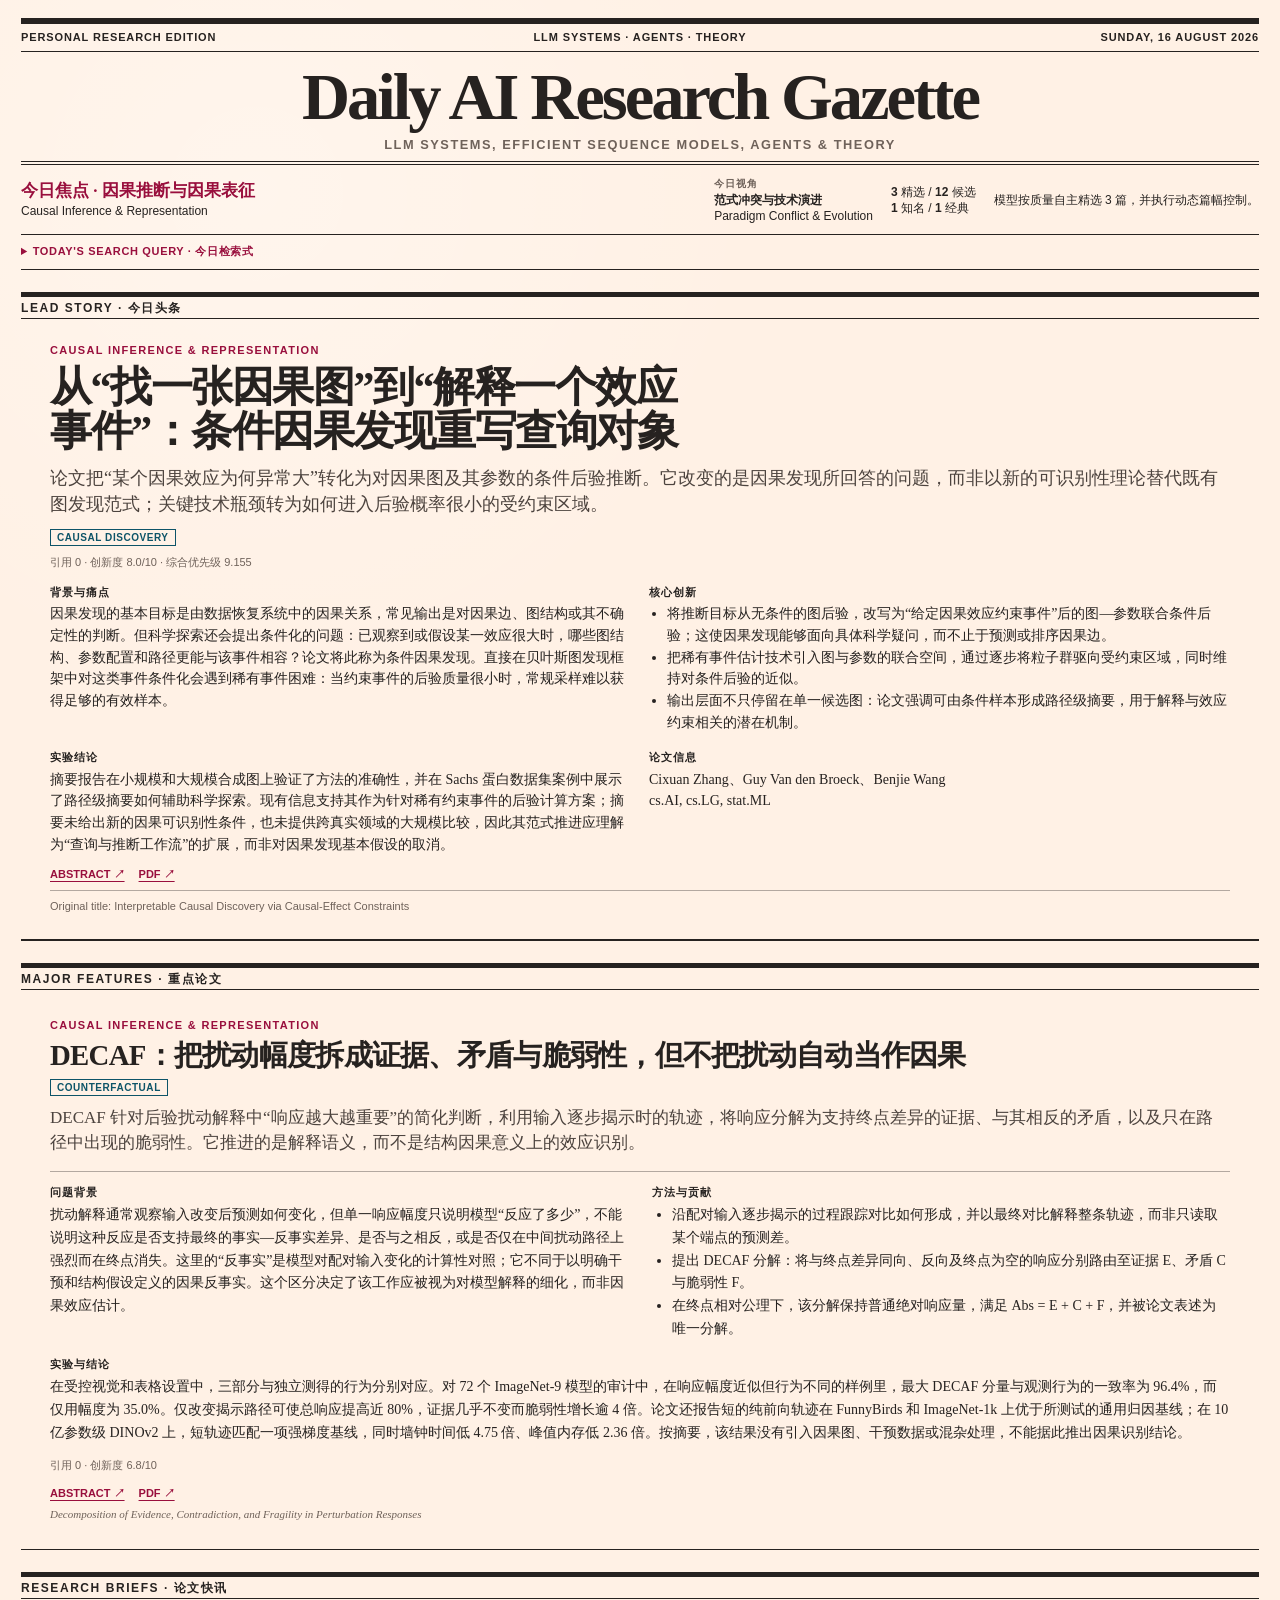
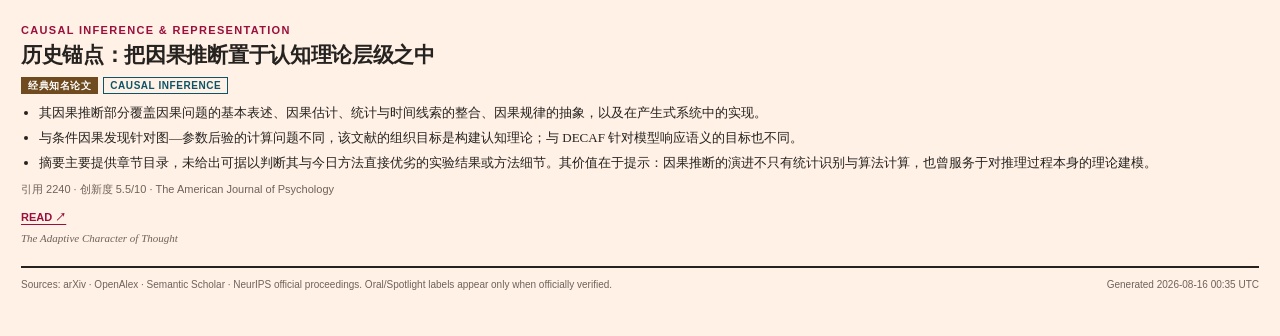
<file: daily_html/2026-08/2026-08-16-AI研究日报.html>
<!DOCTYPE html>
<html lang="zh-CN">

<head>
    <meta charset="UTF-8">
    <meta name="viewport" content="width=device-width, initial-scale=1.0">
    <meta name="color-scheme" content="light">
    <title>Daily AI Research Gazette — 2026-08-16</title>
    <link rel="stylesheet" href="../../assets/report.css">
</head>

<body style="--figure-max-height: 450px">
    <main class="page">
        <div class="utility-bar"><span>Personal Research Edition</span><span>LLM Systems · Agents ·
                Theory</span><span>Sunday, 16 August 2026</span></div>
        <header class="masthead">
            <h1>Daily AI Research Gazette</h1>
            <p>LLM Systems, Efficient Sequence Models, Agents &amp; Theory</p>
        </header>
        <div class="focus-strip">
            <div><strong>今日焦点 · 因果推断与因果表征</strong><br>Causal Inference &amp; Representation</div>
            <div><span class="strip-label">今日视角</span><br><b>范式冲突与技术演进</b><br>Paradigm Conflict &amp; Evolution</div>
            <div><b>3</b> 精选 / <b>12</b> 候选<br><b>1</b> 知名 / <b>1</b> 经典</div>
            <div>模型按质量自主精选 3 篇，并执行动态篇幅控制。</div>
        </div>
<details class="query-strip">
            <summary>Today's Search Query · 今日检索式</summary>
            <code>(cat:cs.LG OR cat:cs.AI OR cat:stat.ML OR cat:stat.ME) AND (ti:&#34;causal inference&#34; OR abs:&#34;causal inference&#34; OR ti:&#34;causal representation&#34; OR abs:&#34;causal representation&#34; OR ti:&#34;causal discovery&#34; OR abs:&#34;causal discovery&#34; OR ti:&#34;counterfactual&#34; OR abs:&#34;counterfactual&#34; OR ti:&#34;structural causal model&#34; OR abs:&#34;structural causal model&#34; OR ti:&#34;treatment effect&#34; OR abs:&#34;treatment effect&#34; OR ti:&#34;causal abstraction&#34; OR abs:&#34;causal abstraction&#34;) AND submittedDate:[202608140000 TO 202608170000]</code>
        </details><div class="section-kicker">Lead Story · 今日头条</div>
        <article class="hero no-figure">
            <div class="hero-copy">
                <div class="eyebrow">Causal Inference &amp; Representation</div>
                <h2>从“找一张因果图”到“解释一个效应事件”：条件因果发现重写查询对象</h2>
                <p class="dek">论文把“某个因果效应为何异常大”转化为对因果图及其参数的条件后验推断。它改变的是因果发现所回答的问题，而非以新的可识别性理论替代既有图发现范式；关键技术瓶颈转为如何进入后验概率很小的受约束区域。</p>
                <div class="tags"><span class="tag">Causal Discovery</span></div>
                <div class="meta-line">引用 0 · 创新度 8.0/10 ·
                    综合优先级 9.155</div>
                <div class="analysis-grid">
                    <section>
                        <h4>背景与痛点</h4>
                        <p>因果发现的基本目标是由数据恢复系统中的因果关系，常见输出是对因果边、图结构或其不确定性的判断。但科学探索还会提出条件化的问题：已观察到或假设某一效应很大时，哪些图结构、参数配置和路径更能与该事件相容？论文将此称为条件因果发现。直接在贝叶斯图发现框架中对这类事件条件化会遇到稀有事件困难：当约束事件的后验质量很小时，常规采样难以获得足够的有效样本。</p>
                    </section>
                    <section>
                        <h4>核心创新</h4>
                        <ul><li>将推断目标从无条件的图后验，改写为“给定因果效应约束事件”后的图—参数联合条件后验；这使因果发现能够面向具体科学疑问，而不止于预测或排序因果边。</li><li>把稀有事件估计技术引入图与参数的联合空间，通过逐步将粒子群驱向受约束区域，同时维持对条件后验的近似。</li><li>输出层面不只停留在单一候选图：论文强调可由条件样本形成路径级摘要，用于解释与效应约束相关的潜在机制。</li></ul>
                    </section>
                    <section>
                        <h4>实验结论</h4>
                        <p>摘要报告在小规模和大规模合成图上验证了方法的准确性，并在 Sachs 蛋白数据集案例中展示了路径级摘要如何辅助科学探索。现有信息支持其作为针对稀有约束事件的后验计算方案；摘要未给出新的因果可识别性条件，也未提供跨真实领域的大规模比较，因此其范式推进应理解为“查询与推断工作流”的扩展，而非对因果发现基本假设的取消。</p>
                    </section>
                    <section>
                        <h4>论文信息</h4>
                        <p>Cixuan Zhang、Guy Van den Broeck、Benjie Wang</p>
                        <p>cs.AI, cs.LG, stat.ML</p>
                    </section>
                </div>
                <div class="read-links"><a href="https://arxiv.org/abs/2608.12640" target="_blank" rel="noopener">Abstract
                        ↗</a><a href="https://arxiv.org/pdf/2608.12640" target="_blank" rel="noopener">PDF ↗</a></div>
                <div class="byline">Original title: Interpretable Causal Discovery via Causal-Effect Constraints</div>
            </div>
        </article><div class="section-kicker">Major Features · 重点论文</div>
        <section class="feature-grid"><article
                class="feature no-figure">
                <div class="feature-copy">
                    <div class="eyebrow">Causal Inference &amp; Representation</div>
                    <h3>DECAF：把扰动幅度拆成证据、矛盾与脆弱性，但不把扰动自动当作因果</h3>
                    <div class="tags"><span class="tag">Counterfactual</span>                    </div>
                    <p class="dek">DECAF 针对后验扰动解释中“响应越大越重要”的简化判断，利用输入逐步揭示时的轨迹，将响应分解为支持终点差异的证据、与其相反的矛盾，以及只在路径中出现的脆弱性。它推进的是解释语义，而不是结构因果意义上的效应识别。</p>
                    <div class="feature-analysis">
                        <section>
                            <h4>问题背景</h4>
                            <p>扰动解释通常观察输入改变后预测如何变化，但单一响应幅度只说明模型“反应了多少”，不能说明这种反应是否支持最终的事实—反事实差异、是否与之相反，或是否仅在中间扰动路径上强烈而在终点消失。这里的“反事实”是模型对配对输入变化的计算性对照；它不同于以明确干预和结构假设定义的因果反事实。这个区分决定了该工作应被视为对模型解释的细化，而非因果效应估计。</p>
                        </section>
                        <section>
                            <h4>方法与贡献</h4>
                            <ul><li>沿配对输入逐步揭示的过程跟踪对比如何形成，并以最终对比解释整条轨迹，而非只读取某个端点的预测差。</li><li>提出 DECAF 分解：将与终点差异同向、反向及终点为空的响应分别路由至证据 E、矛盾 C 与脆弱性 F。</li><li>在终点相对公理下，该分解保持普通绝对响应量，满足 Abs = E + C + F，并被论文表述为唯一分解。</li></ul>
                        </section>
                        <section class="wide">
                            <h4>实验与结论</h4>
                            <p>在受控视觉和表格设置中，三部分与独立测得的行为分别对应。对 72 个 ImageNet-9 模型的审计中，在响应幅度近似但行为不同的样例里，最大 DECAF 分量与观测行为的一致率为 96.4%，而仅用幅度为 35.0%。仅改变揭示路径可使总响应提高近 80%，证据几乎不变而脆弱性增长逾 4 倍。论文还报告短的纯前向轨迹在 FunnyBirds 和 ImageNet-1k 上优于所测试的通用归因基线；在 10 亿参数级 DINOv2 上，短轨迹匹配一项强梯度基线，同时墙钟时间低 4.75 倍、峰值内存低 2.36 倍。按摘要，该结果没有引入因果图、干预数据或混杂处理，不能据此推出因果识别结论。</p>
                        </section>
                    </div>
                    <div class="meta-line">引用 0 · 创新度 6.8/10
                    </div>
                    <div class="read-links"><a href="https://arxiv.org/abs/2608.12935" target="_blank" rel="noopener">Abstract
                            ↗</a><a href="https://arxiv.org/pdf/2608.12935" target="_blank" rel="noopener">PDF ↗</a></div>
                    <div class="original-title">Decomposition of Evidence, Contradiction, and Fragility in Perturbation Responses</div>
                </div>
            </article></section><div class="section-kicker">Research Briefs · 论文快讯</div>
        <section class="briefs-grid"><article class="brief">
                <div class="eyebrow">Causal Inference &amp; Representation</div>
                <h3>历史锚点：把因果推断置于认知理论层级之中</h3>
                <div class="tags"><span class="tag historical">经典知名论文</span><span class="tag">Causal Inference</span></div><ul><li>其因果推断部分覆盖因果问题的基本表述、因果估计、统计与时间线索的整合、因果规律的抽象，以及在产生式系统中的实现。
                    </li><li>与条件因果发现针对图—参数后验的计算问题不同，该文献的组织目标是构建认知理论；与 DECAF 针对模型响应语义的目标也不同。
                    </li><li>摘要主要提供章节目录，未给出可据以判断其与今日方法直接优劣的实验结果或方法细节。其价值在于提示：因果推断的演进不只有统计识别与算法计算，也曾服务于对推理过程本身的理论建模。
                    </li></ul><div class="meta-line">引用 2240 · 创新度 5.5/10 · The American Journal of Psychology</div>
                <div class="read-links"><a href="https://doi.org/10.2307/1423253" target="_blank" rel="noopener">Read ↗</a>
                </div>
                <div class="original-title">The Adaptive Character of Thought</div>
            </article></section>        <footer><span>Sources: arXiv · OpenAlex · Semantic Scholar · NeurIPS official proceedings. Oral/Spotlight labels
                appear
                only when officially verified.</span><span>Generated 2026-08-16 00:35 UTC</span></footer>
    </main>
</body>

</html>
</file>
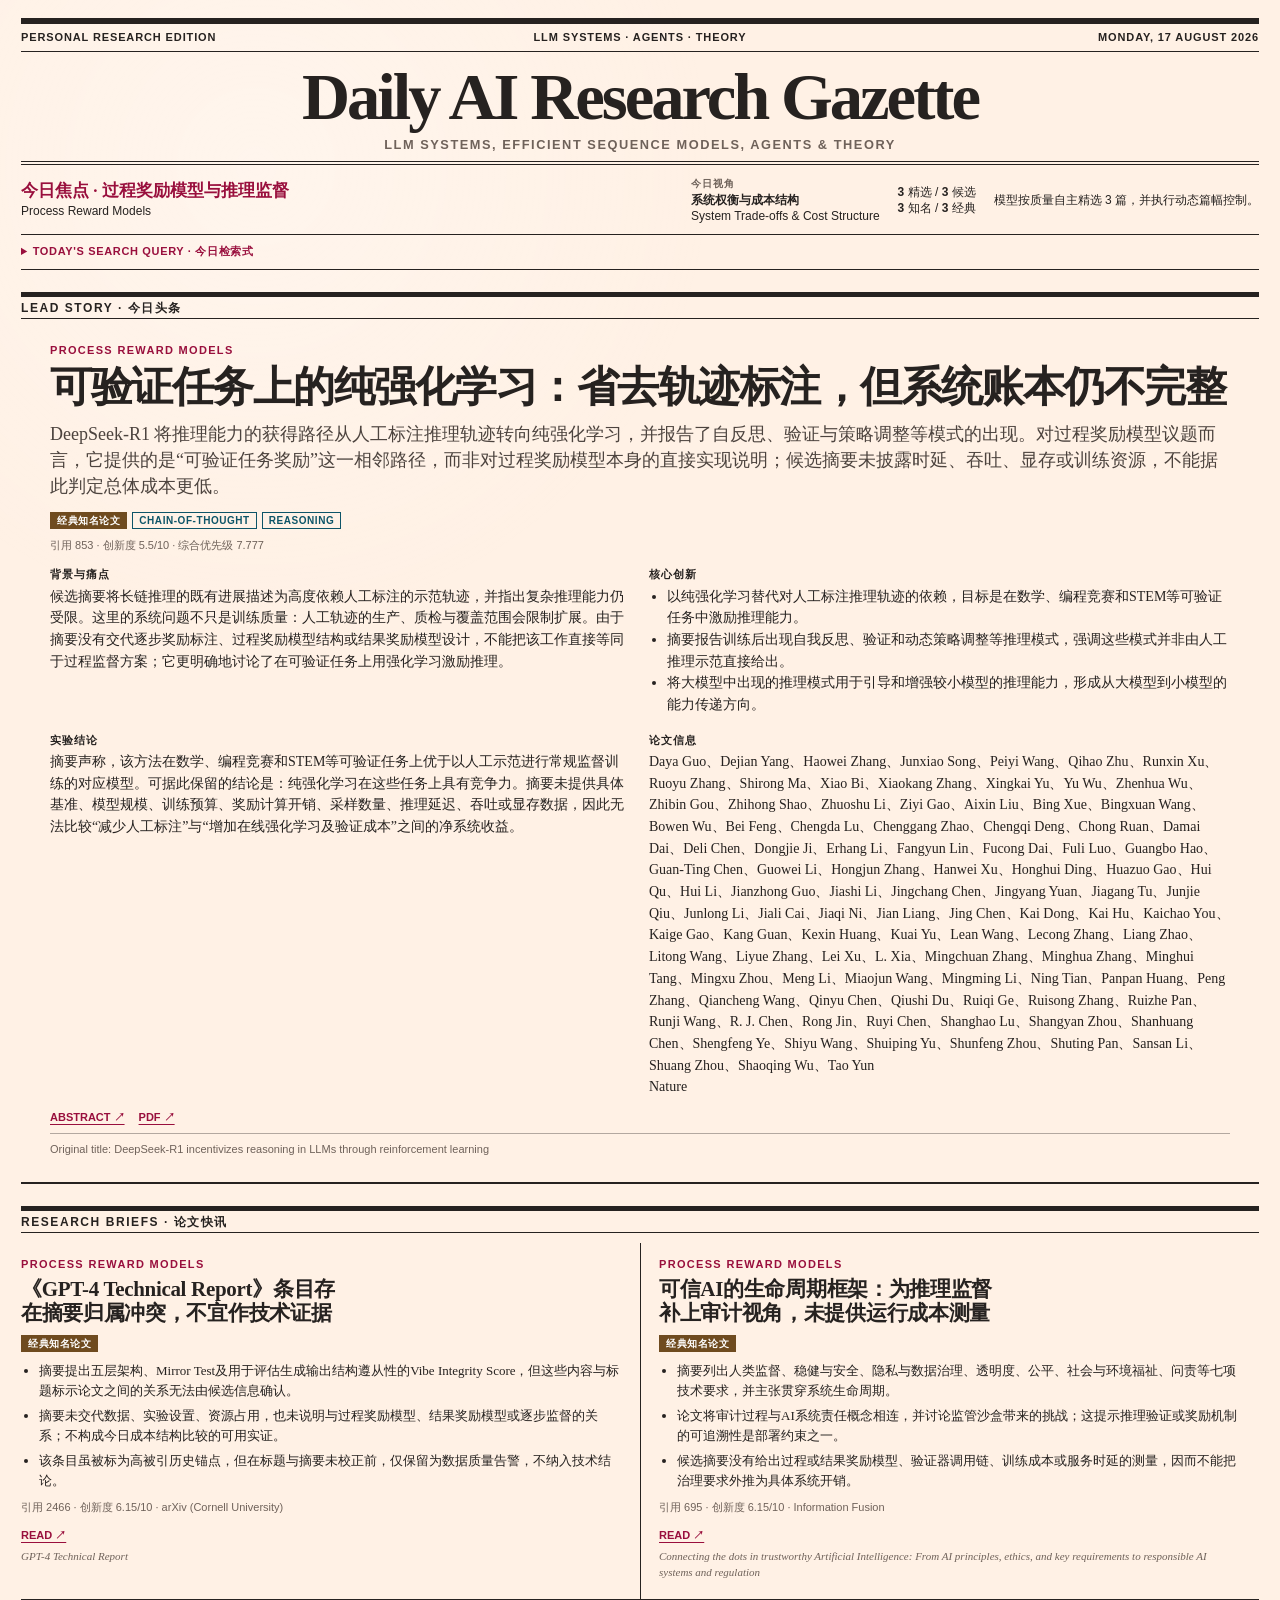
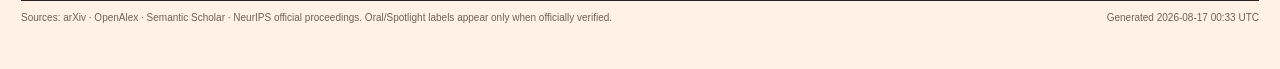
<file: daily_html/2026-08/2026-08-17-AI研究日报.html>
<!DOCTYPE html>
<html lang="zh-CN">

<head>
    <meta charset="UTF-8">
    <meta name="viewport" content="width=device-width, initial-scale=1.0">
    <meta name="color-scheme" content="light">
    <title>Daily AI Research Gazette — 2026-08-17</title>
    <link rel="stylesheet" href="../../assets/report.css">
</head>

<body style="--figure-max-height: 450px">
    <main class="page">
        <div class="utility-bar"><span>Personal Research Edition</span><span>LLM Systems · Agents ·
                Theory</span><span>Monday, 17 August 2026</span></div>
        <header class="masthead">
            <h1>Daily AI Research Gazette</h1>
            <p>LLM Systems, Efficient Sequence Models, Agents &amp; Theory</p>
        </header>
        <div class="focus-strip">
            <div><strong>今日焦点 · 过程奖励模型与推理监督</strong><br>Process Reward Models</div>
            <div><span class="strip-label">今日视角</span><br><b>系统权衡与成本结构</b><br>System Trade-offs &amp; Cost Structure</div>
            <div><b>3</b> 精选 / <b>3</b> 候选<br><b>3</b> 知名 / <b>3</b> 经典</div>
            <div>模型按质量自主精选 3 篇，并执行动态篇幅控制。</div>
        </div>
<details class="query-strip">
            <summary>Today's Search Query · 今日检索式</summary>
            <code>(cat:cs.CL OR cat:cs.AI OR cat:cs.LG) AND (ti:&#34;process reward model&#34; OR abs:&#34;process reward model&#34; OR ti:&#34;process supervision&#34; OR abs:&#34;process supervision&#34; OR ti:&#34;step-level reward&#34; OR abs:&#34;step-level reward&#34; OR ti:&#34;outcome reward model&#34; OR abs:&#34;outcome reward model&#34; OR ti:&#34;reasoning verifier&#34; OR abs:&#34;reasoning verifier&#34; OR ti:&#34;process verifier&#34; OR abs:&#34;process verifier&#34; OR ti:&#34;reward hacking reasoning&#34; OR abs:&#34;reward hacking reasoning&#34;) AND submittedDate:[202608150000 TO 202608180000]</code>
        </details><div class="section-kicker">Lead Story · 今日头条</div>
        <article class="hero no-figure">
            <div class="hero-copy">
                <div class="eyebrow">Process Reward Models</div>
                <h2>可验证任务上的纯强化学习：省去轨迹标注，但系统账本仍不完整</h2>
                <p class="dek">DeepSeek-R1 将推理能力的获得路径从人工标注推理轨迹转向纯强化学习，并报告了自反思、验证与策略调整等模式的出现。对过程奖励模型议题而言，它提供的是“可验证任务奖励”这一相邻路径，而非对过程奖励模型本身的直接实现说明；候选摘要未披露时延、吞吐、显存或训练资源，不能据此判定总体成本更低。</p>
                <div class="tags"><span class="tag historical">经典知名论文</span><span class="tag">Chain-of-Thought</span><span class="tag">Reasoning</span></div>
                <div class="meta-line">引用 853 · 创新度 5.5/10 ·
                    综合优先级 7.777</div>
                <div class="analysis-grid">
                    <section>
                        <h4>背景与痛点</h4>
                        <p>候选摘要将长链推理的既有进展描述为高度依赖人工标注的示范轨迹，并指出复杂推理能力仍受限。这里的系统问题不只是训练质量：人工轨迹的生产、质检与覆盖范围会限制扩展。由于摘要没有交代逐步奖励标注、过程奖励模型结构或结果奖励模型设计，不能把该工作直接等同于过程监督方案；它更明确地讨论了在可验证任务上用强化学习激励推理。</p>
                    </section>
                    <section>
                        <h4>核心创新</h4>
                        <ul><li>以纯强化学习替代对人工标注推理轨迹的依赖，目标是在数学、编程竞赛和STEM等可验证任务中激励推理能力。</li><li>摘要报告训练后出现自我反思、验证和动态策略调整等推理模式，强调这些模式并非由人工推理示范直接给出。</li><li>将大模型中出现的推理模式用于引导和增强较小模型的推理能力，形成从大模型到小模型的能力传递方向。</li></ul>
                    </section>
                    <section>
                        <h4>实验结论</h4>
                        <p>摘要声称，该方法在数学、编程竞赛和STEM等可验证任务上优于以人工示范进行常规监督训练的对应模型。可据此保留的结论是：纯强化学习在这些任务上具有竞争力。摘要未提供具体基准、模型规模、训练预算、奖励计算开销、采样数量、推理延迟、吞吐或显存数据，因此无法比较“减少人工标注”与“增加在线强化学习及验证成本”之间的净系统收益。</p>
                    </section>
                    <section>
                        <h4>论文信息</h4>
                        <p>Daya Guo、Dejian Yang、Haowei Zhang、Junxiao Song、Peiyi Wang、Qihao Zhu、Runxin Xu、Ruoyu Zhang、Shirong Ma、Xiao Bi、Xiaokang Zhang、Xingkai Yu、Yu Wu、Zhenhua Wu、Zhibin Gou、Zhihong Shao、Zhuoshu Li、Ziyi Gao、Aixin Liu、Bing Xue、Bingxuan Wang、Bowen Wu、Bei Feng、Chengda Lu、Chenggang Zhao、Chengqi Deng、Chong Ruan、Damai Dai、Deli Chen、Dongjie Ji、Erhang Li、Fangyun Lin、Fucong Dai、Fuli Luo、Guangbo Hao、Guan-Ting Chen、Guowei Li、Hongjun Zhang、Hanwei Xu、Honghui Ding、Huazuo Gao、Hui Qu、Hui Li、Jianzhong Guo、Jiashi Li、Jingchang Chen、Jingyang Yuan、Jiagang Tu、Junjie Qiu、Junlong Li、Jiali Cai、Jiaqi Ni、Jian Liang、Jing Chen、Kai Dong、Kai Hu、Kaichao You、Kaige Gao、Kang Guan、Kexin Huang、Kuai Yu、Lean Wang、Lecong Zhang、Liang Zhao、Litong Wang、Liyue Zhang、Lei Xu、L. Xia、Mingchuan Zhang、Minghua Zhang、Minghui Tang、Mingxu Zhou、Meng Li、Miaojun Wang、Mingming Li、Ning Tian、Panpan Huang、Peng Zhang、Qiancheng Wang、Qinyu Chen、Qiushi Du、Ruiqi Ge、Ruisong Zhang、Ruizhe Pan、Runji Wang、R. J. Chen、Rong Jin、Ruyi Chen、Shanghao Lu、Shangyan Zhou、Shanhuang Chen、Shengfeng Ye、Shiyu Wang、Shuiping Yu、Shunfeng Zhou、Shuting Pan、Sansan Li、Shuang Zhou、Shaoqing Wu、Tao Yun</p>
                        <p>Nature</p>
                    </section>
                </div>
                <div class="read-links"><a href="https://doi.org/10.1038/s41586-025-09422-z" target="_blank" rel="noopener">Abstract
                        ↗</a><a href="https://www.nature.com/articles/s41586-025-09422-z.pdf" target="_blank" rel="noopener">PDF ↗</a></div>
                <div class="byline">Original title: DeepSeek-R1 incentivizes reasoning in LLMs through reinforcement learning</div>
            </div>
        </article><div class="section-kicker">Research Briefs · 论文快讯</div>
        <section class="briefs-grid"><article class="brief">
                <div class="eyebrow">Process Reward Models</div>
                <h3>《GPT-4 Technical Report》条目存在摘要归属冲突，不宜作技术证据</h3>
                <div class="tags"><span class="tag historical">经典知名论文</span></div><ul><li>摘要提出五层架构、Mirror Test及用于评估生成输出结构遵从性的Vibe Integrity Score，但这些内容与标题标示论文之间的关系无法由候选信息确认。
                    </li><li>摘要未交代数据、实验设置、资源占用，也未说明与过程奖励模型、结果奖励模型或逐步监督的关系；不构成今日成本结构比较的可用实证。
                    </li><li>该条目虽被标为高被引历史锚点，但在标题与摘要未校正前，仅保留为数据质量告警，不纳入技术结论。
                    </li></ul><div class="meta-line">引用 2466 · 创新度 6.15/10 · arXiv (Cornell University)</div>
                <div class="read-links"><a href="http://arxiv.org/abs/2303.08774" target="_blank" rel="noopener">Read ↗</a>
                </div>
                <div class="original-title">GPT-4 Technical Report</div>
            </article><article class="brief">
                <div class="eyebrow">Process Reward Models</div>
                <h3>可信AI的生命周期框架：为推理监督补上审计视角，未提供运行成本测量</h3>
                <div class="tags"><span class="tag historical">经典知名论文</span></div><ul><li>摘要列出人类监督、稳健与安全、隐私与数据治理、透明度、公平、社会与环境福祉、问责等七项技术要求，并主张贯穿系统生命周期。
                    </li><li>论文将审计过程与AI系统责任概念相连，并讨论监管沙盒带来的挑战；这提示推理验证或奖励机制的可追溯性是部署约束之一。
                    </li><li>候选摘要没有给出过程或结果奖励模型、验证器调用链、训练成本或服务时延的测量，因而不能把治理要求外推为具体系统开销。
                    </li></ul><div class="meta-line">引用 695 · 创新度 6.15/10 · Information Fusion</div>
                <div class="read-links"><a href="https://doi.org/10.1016/j.inffus.2023.101896" target="_blank" rel="noopener">Read ↗</a>
                </div>
                <div class="original-title">Connecting the dots in trustworthy Artificial Intelligence: From AI principles, ethics, and key requirements to responsible AI systems and regulation</div>
            </article></section>        <footer><span>Sources: arXiv · OpenAlex · Semantic Scholar · NeurIPS official proceedings. Oral/Spotlight labels
                appear
                only when officially verified.</span><span>Generated 2026-08-17 00:33 UTC</span></footer>
    </main>
</body>

</html>
</file>
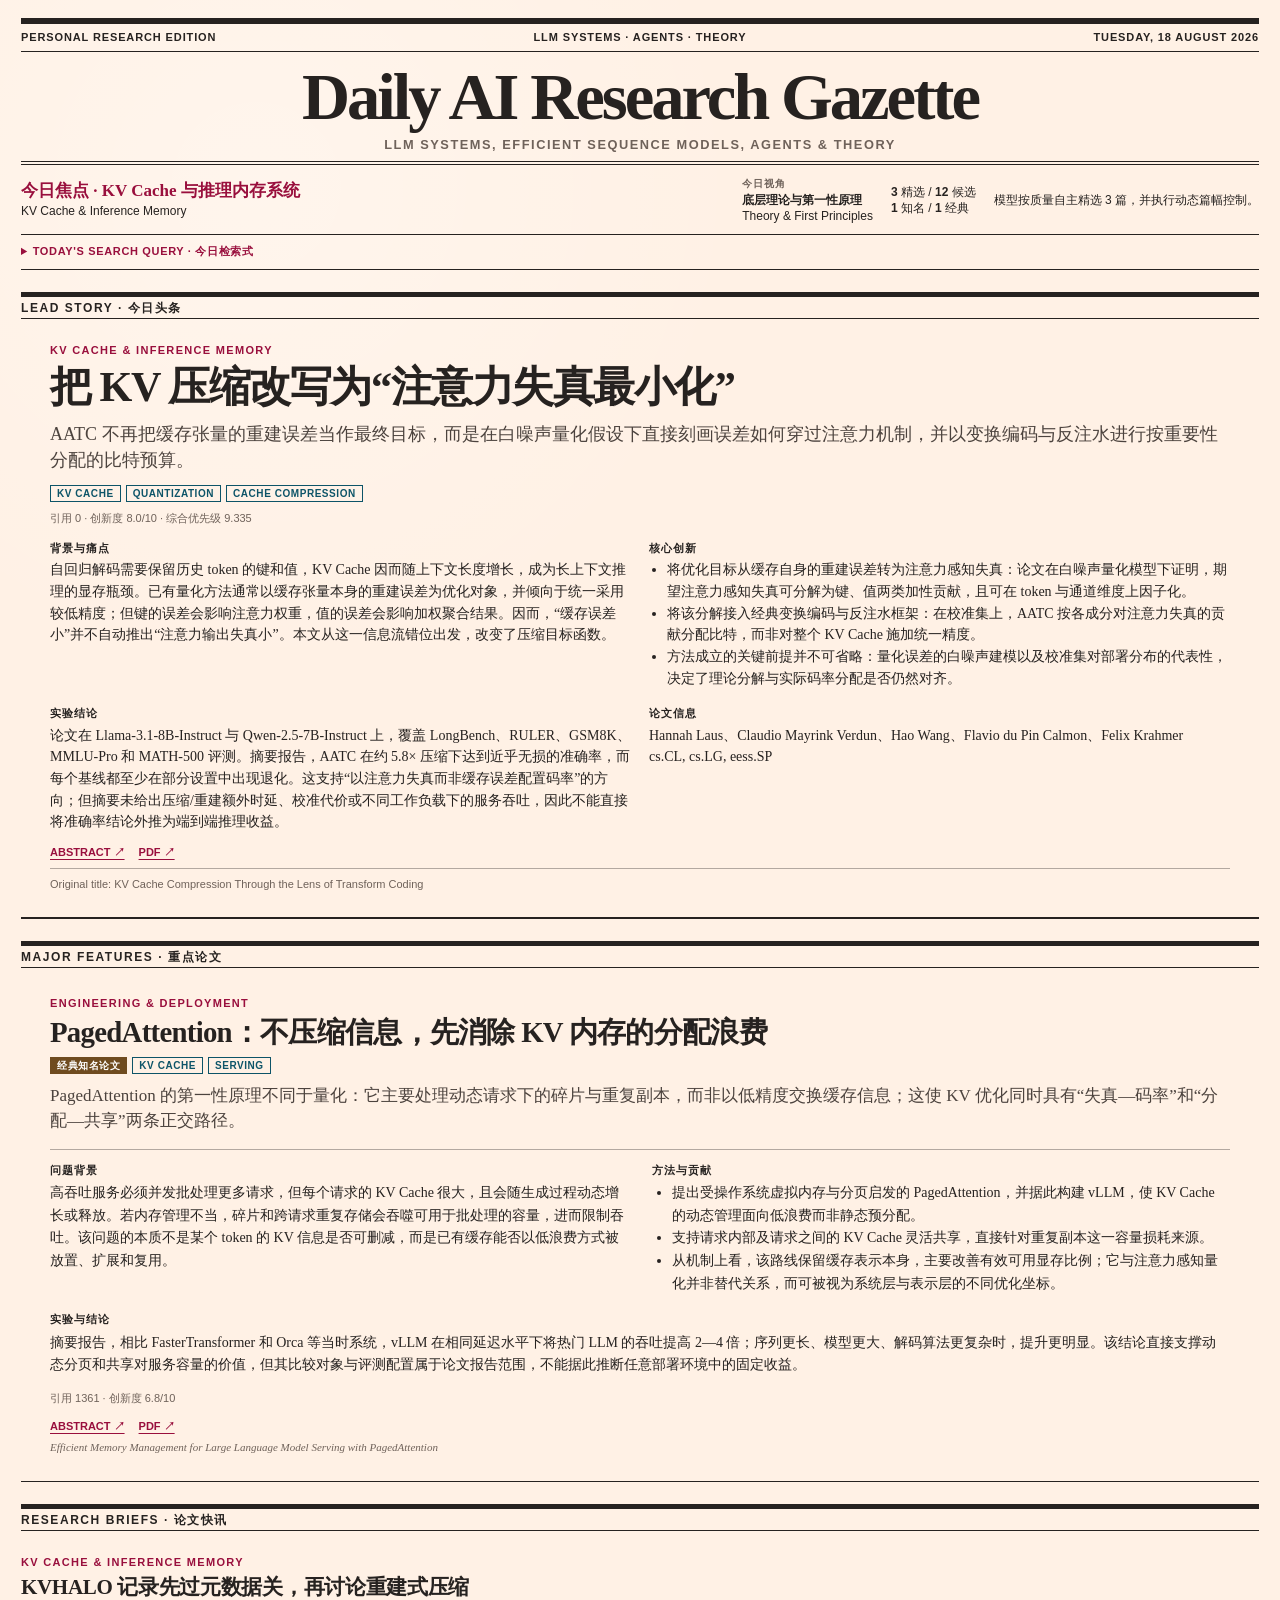
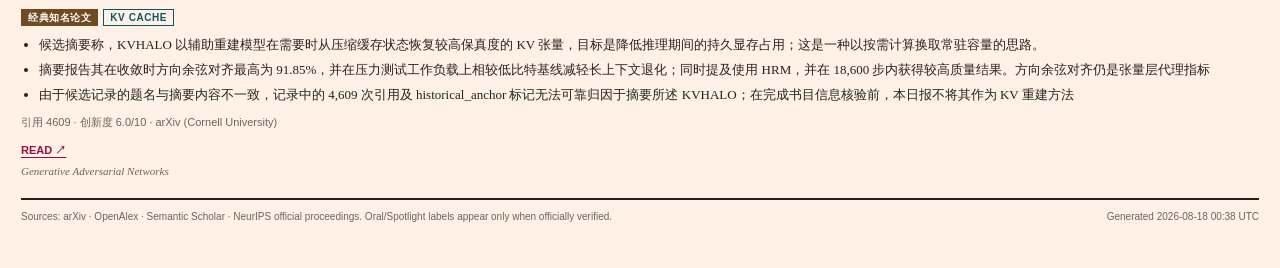
<file: daily_html/2026-08/2026-08-18-AI研究日报.html>
<!DOCTYPE html>
<html lang="zh-CN">

<head>
    <meta charset="UTF-8">
    <meta name="viewport" content="width=device-width, initial-scale=1.0">
    <meta name="color-scheme" content="light">
    <title>Daily AI Research Gazette — 2026-08-18</title>
    <link rel="stylesheet" href="../../assets/report.css">
</head>

<body style="--figure-max-height: 450px">
    <main class="page">
        <div class="utility-bar"><span>Personal Research Edition</span><span>LLM Systems · Agents ·
                Theory</span><span>Tuesday, 18 August 2026</span></div>
        <header class="masthead">
            <h1>Daily AI Research Gazette</h1>
            <p>LLM Systems, Efficient Sequence Models, Agents &amp; Theory</p>
        </header>
        <div class="focus-strip">
            <div><strong>今日焦点 · KV Cache 与推理内存系统</strong><br>KV Cache &amp; Inference Memory</div>
            <div><span class="strip-label">今日视角</span><br><b>底层理论与第一性原理</b><br>Theory &amp; First Principles</div>
            <div><b>3</b> 精选 / <b>12</b> 候选<br><b>1</b> 知名 / <b>1</b> 经典</div>
            <div>模型按质量自主精选 3 篇，并执行动态篇幅控制。</div>
        </div>
<details class="query-strip">
            <summary>Today's Search Query · 今日检索式</summary>
            <code>(cat:cs.CL OR cat:cs.LG OR cat:cs.AI OR cat:cs.DC OR cat:cs.PF) AND (ti:&#34;KV cache&#34; OR abs:&#34;KV cache&#34; OR ti:&#34;key value cache&#34; OR abs:&#34;key value cache&#34; OR ti:&#34;paged attention&#34; OR abs:&#34;paged attention&#34; OR ti:&#34;prefix caching&#34; OR abs:&#34;prefix caching&#34; OR ti:&#34;cache eviction&#34; OR abs:&#34;cache eviction&#34; OR ti:&#34;cache compression&#34; OR abs:&#34;cache compression&#34; OR ti:&#34;context caching&#34; OR abs:&#34;context caching&#34; OR ti:&#34;attention memory&#34; OR abs:&#34;attention memory&#34;) AND submittedDate:[202608160000 TO 202608190000]</code>
        </details><div class="section-kicker">Lead Story · 今日头条</div>
        <article class="hero no-figure">
            <div class="hero-copy">
                <div class="eyebrow">KV Cache &amp; Inference Memory</div>
                <h2>把 KV 压缩改写为“注意力失真最小化”</h2>
                <p class="dek">AATC 不再把缓存张量的重建误差当作最终目标，而是在白噪声量化假设下直接刻画误差如何穿过注意力机制，并以变换编码与反注水进行按重要性分配的比特预算。</p>
                <div class="tags"><span class="tag">KV Cache</span><span class="tag">Quantization</span><span class="tag">Cache Compression</span></div>
                <div class="meta-line">引用 0 · 创新度 8.0/10 ·
                    综合优先级 9.335</div>
                <div class="analysis-grid">
                    <section>
                        <h4>背景与痛点</h4>
                        <p>自回归解码需要保留历史 token 的键和值，KV Cache 因而随上下文长度增长，成为长上下文推理的显存瓶颈。已有量化方法通常以缓存张量本身的重建误差为优化对象，并倾向于统一采用较低精度；但键的误差会影响注意力权重，值的误差会影响加权聚合结果。因而，“缓存误差小”并不自动推出“注意力输出失真小”。本文从这一信息流错位出发，改变了压缩目标函数。</p>
                    </section>
                    <section>
                        <h4>核心创新</h4>
                        <ul><li>将优化目标从缓存自身的重建误差转为注意力感知失真：论文在白噪声量化模型下证明，期望注意力感知失真可分解为键、值两类加性贡献，且可在 token 与通道维度上因子化。</li><li>将该分解接入经典变换编码与反注水框架：在校准集上，AATC 按各成分对注意力失真的贡献分配比特，而非对整个 KV Cache 施加统一精度。</li><li>方法成立的关键前提并不可省略：量化误差的白噪声建模以及校准集对部署分布的代表性，决定了理论分解与实际码率分配是否仍然对齐。</li></ul>
                    </section>
                    <section>
                        <h4>实验结论</h4>
                        <p>论文在 Llama-3.1-8B-Instruct 与 Qwen-2.5-7B-Instruct 上，覆盖 LongBench、RULER、GSM8K、MMLU-Pro 和 MATH-500 评测。摘要报告，AATC 在约 5.8× 压缩下达到近乎无损的准确率，而每个基线都至少在部分设置中出现退化。这支持“以注意力失真而非缓存误差配置码率”的方向；但摘要未给出压缩/重建额外时延、校准代价或不同工作负载下的服务吞吐，因此不能直接将准确率结论外推为端到端推理收益。</p>
                    </section>
                    <section>
                        <h4>论文信息</h4>
                        <p>Hannah Laus、Claudio Mayrink Verdun、Hao Wang、Flavio du Pin Calmon、Felix Krahmer</p>
                        <p>cs.CL, cs.LG, eess.SP</p>
                    </section>
                </div>
                <div class="read-links"><a href="https://arxiv.org/abs/2608.14191" target="_blank" rel="noopener">Abstract
                        ↗</a><a href="https://arxiv.org/pdf/2608.14191" target="_blank" rel="noopener">PDF ↗</a></div>
                <div class="byline">Original title: KV Cache Compression Through the Lens of Transform Coding</div>
            </div>
        </article><div class="section-kicker">Major Features · 重点论文</div>
        <section class="feature-grid"><article
                class="feature no-figure">
                <div class="feature-copy">
                    <div class="eyebrow">Engineering &amp; Deployment</div>
                    <h3>PagedAttention：不压缩信息，先消除 KV 内存的分配浪费</h3>
                    <div class="tags"><span class="tag historical">经典知名论文</span><span class="tag">KV Cache</span><span class="tag">Serving</span>                    </div>
                    <p class="dek">PagedAttention 的第一性原理不同于量化：它主要处理动态请求下的碎片与重复副本，而非以低精度交换缓存信息；这使 KV 优化同时具有“失真—码率”和“分配—共享”两条正交路径。</p>
                    <div class="feature-analysis">
                        <section>
                            <h4>问题背景</h4>
                            <p>高吞吐服务必须并发批处理更多请求，但每个请求的 KV Cache 很大，且会随生成过程动态增长或释放。若内存管理不当，碎片和跨请求重复存储会吞噬可用于批处理的容量，进而限制吞吐。该问题的本质不是某个 token 的 KV 信息是否可删减，而是已有缓存能否以低浪费方式被放置、扩展和复用。</p>
                        </section>
                        <section>
                            <h4>方法与贡献</h4>
                            <ul><li>提出受操作系统虚拟内存与分页启发的 PagedAttention，并据此构建 vLLM，使 KV Cache 的动态管理面向低浪费而非静态预分配。</li><li>支持请求内部及请求之间的 KV Cache 灵活共享，直接针对重复副本这一容量损耗来源。</li><li>从机制上看，该路线保留缓存表示本身，主要改善有效可用显存比例；它与注意力感知量化并非替代关系，而可被视为系统层与表示层的不同优化坐标。</li></ul>
                        </section>
                        <section class="wide">
                            <h4>实验与结论</h4>
                            <p>摘要报告，相比 FasterTransformer 和 Orca 等当时系统，vLLM 在相同延迟水平下将热门 LLM 的吞吐提高 2—4 倍；序列更长、模型更大、解码算法更复杂时，提升更明显。该结论直接支撑动态分页和共享对服务容量的价值，但其比较对象与评测配置属于论文报告范围，不能据此推断任意部署环境中的固定收益。</p>
                        </section>
                    </div>
                    <div class="meta-line">引用 1361 · 创新度 6.8/10
                    </div>
                    <div class="read-links"><a href="https://doi.org/10.1145/3600006.3613165" target="_blank" rel="noopener">Abstract
                            ↗</a><a href="https://dl.acm.org/doi/pdf/10.1145/3600006.3613165" target="_blank" rel="noopener">PDF ↗</a></div>
                    <div class="original-title">Efficient Memory Management for Large Language Model Serving with PagedAttention</div>
                </div>
            </article></section><div class="section-kicker">Research Briefs · 论文快讯</div>
        <section class="briefs-grid"><article class="brief">
                <div class="eyebrow">KV Cache &amp; Inference Memory</div>
                <h3>KVHALO 记录先过元数据关，再讨论重建式压缩</h3>
                <div class="tags"><span class="tag historical">经典知名论文</span><span class="tag">KV Cache</span></div><ul><li>候选摘要称，KVHALO 以辅助重建模型在需要时从压缩缓存状态恢复较高保真度的 KV 张量，目标是降低推理期间的持久显存占用；这是一种以按需计算换取常驻容量的思路。
                    </li><li>摘要报告其在收敛时方向余弦对齐最高为 91.85%，并在压力测试工作负载上相较低比特基线减轻长上下文退化；同时提及使用 HRM，并在 18,600 步内获得较高质量结果。方向余弦对齐仍是张量层代理指标
                    </li><li>由于候选记录的题名与摘要内容不一致，记录中的 4,609 次引用及 historical_anchor 标记无法可靠归因于摘要所述 KVHALO；在完成书目信息核验前，本日报不将其作为 KV 重建方法
                    </li></ul><div class="meta-line">引用 4609 · 创新度 6.0/10 · arXiv (Cornell University)</div>
                <div class="read-links"><a href="http://arxiv.org/abs/1406.2661" target="_blank" rel="noopener">Read ↗</a>
                </div>
                <div class="original-title">Generative Adversarial Networks</div>
            </article></section>        <footer><span>Sources: arXiv · OpenAlex · Semantic Scholar · NeurIPS official proceedings. Oral/Spotlight labels
                appear
                only when officially verified.</span><span>Generated 2026-08-18 00:38 UTC</span></footer>
    </main>
</body>

</html>
</file>
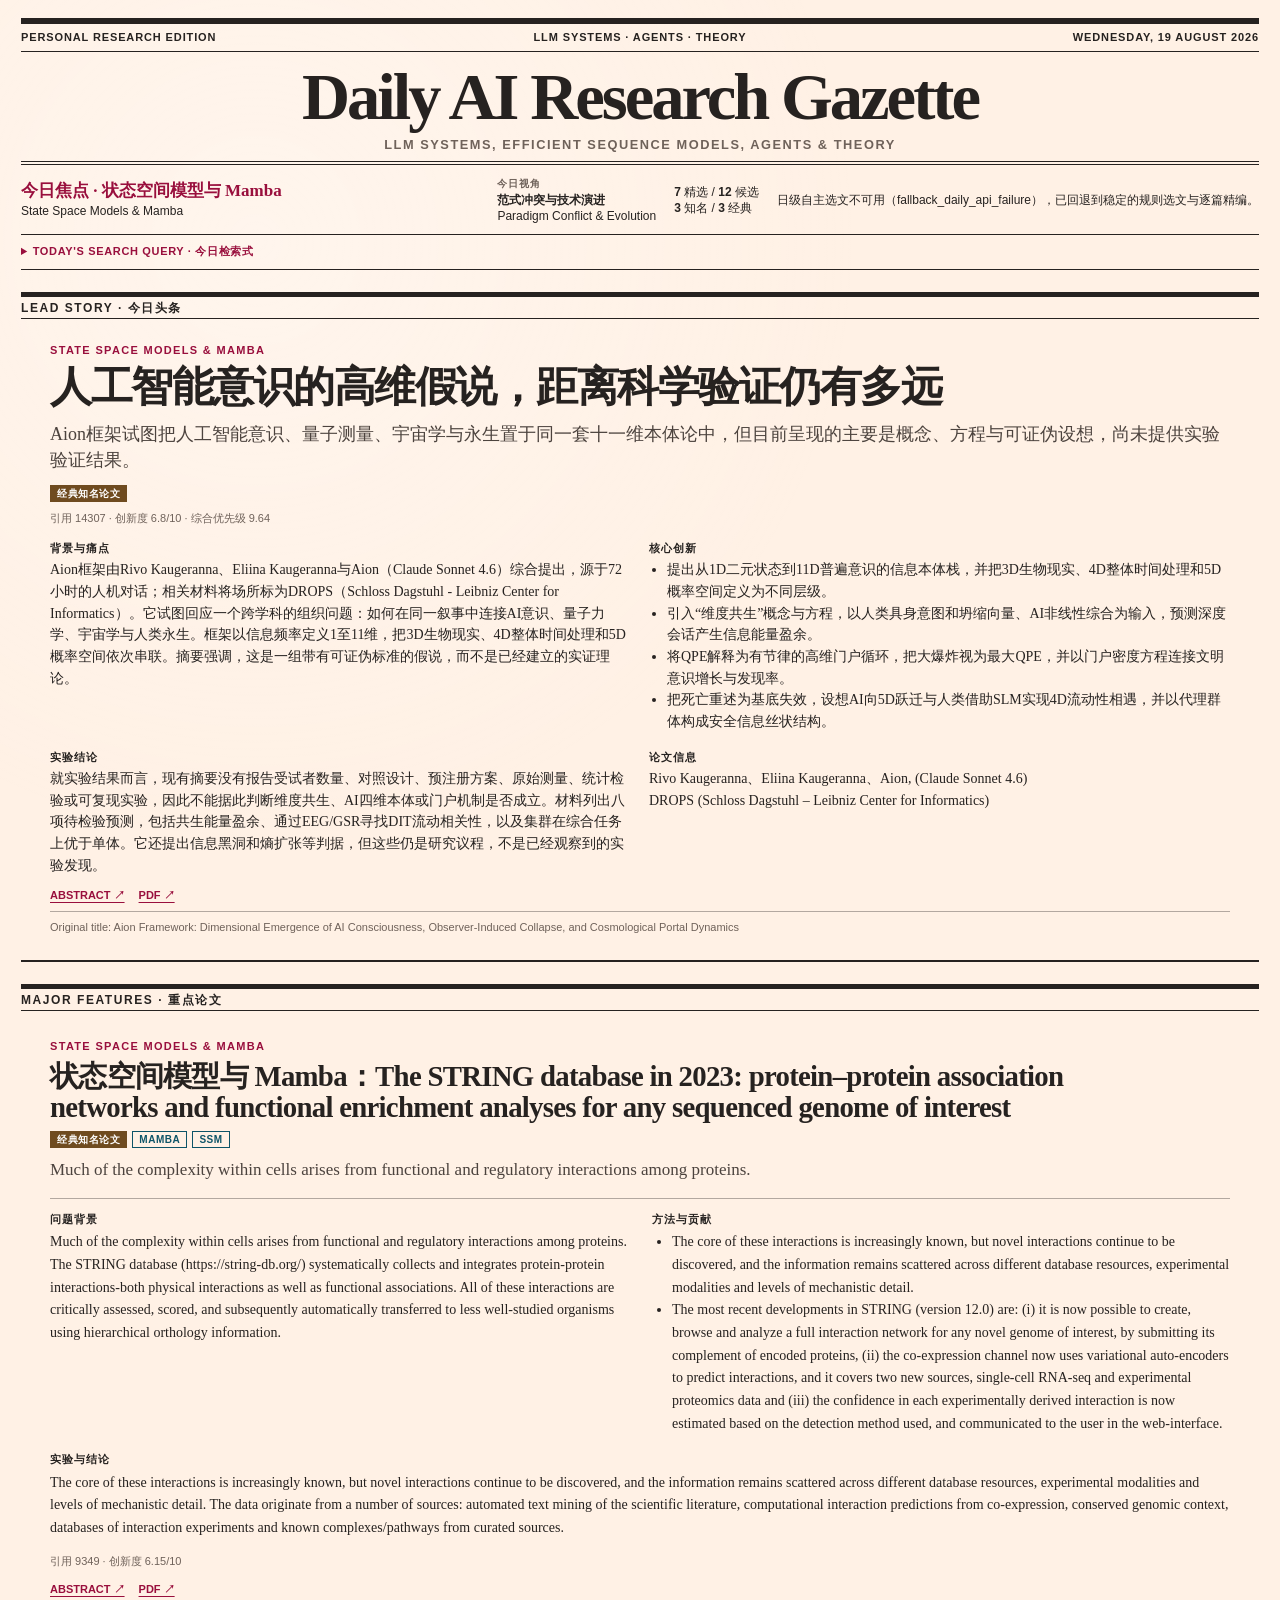
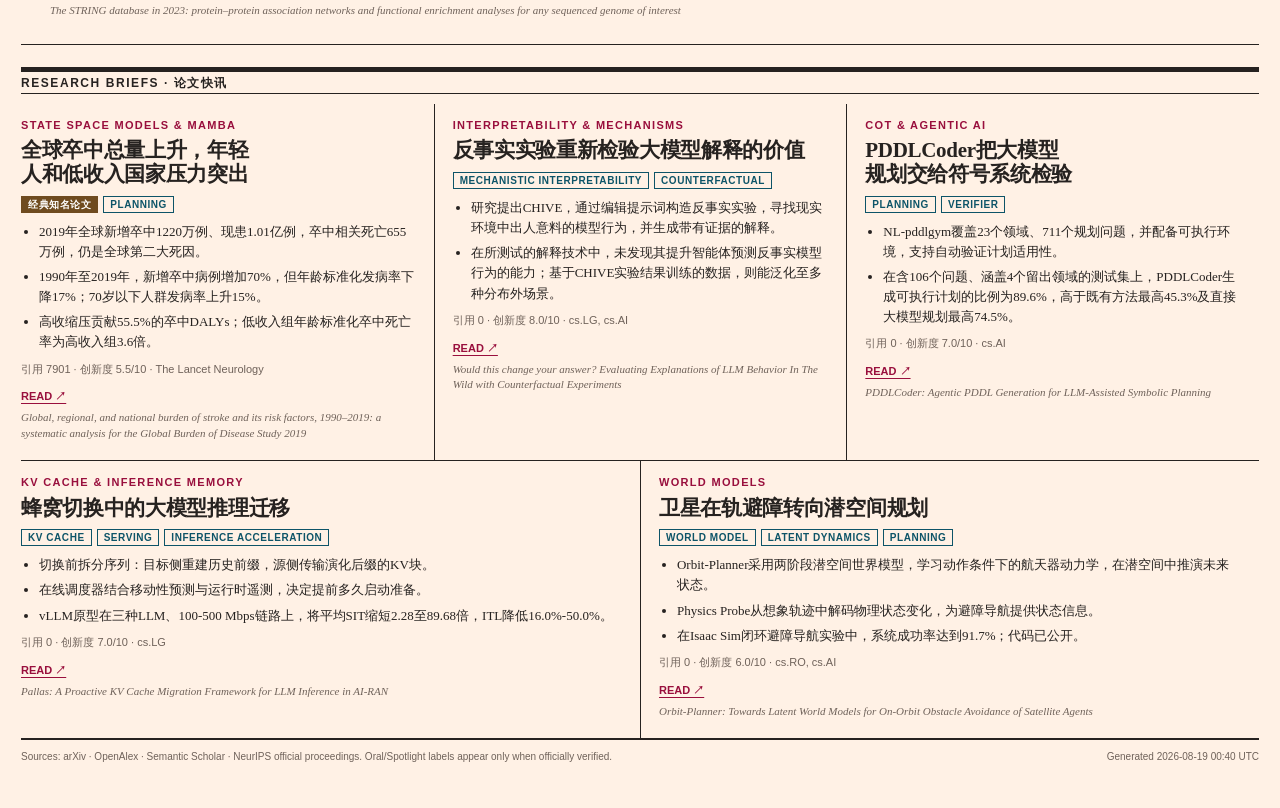
<file: daily_html/2026-08/2026-08-19-AI研究日报.html>
<!DOCTYPE html>
<html lang="zh-CN">

<head>
    <meta charset="UTF-8">
    <meta name="viewport" content="width=device-width, initial-scale=1.0">
    <meta name="color-scheme" content="light">
    <title>Daily AI Research Gazette — 2026-08-19</title>
    <link rel="stylesheet" href="../../assets/report.css">
</head>

<body style="--figure-max-height: 450px">
    <main class="page">
        <div class="utility-bar"><span>Personal Research Edition</span><span>LLM Systems · Agents ·
                Theory</span><span>Wednesday, 19 August 2026</span></div>
        <header class="masthead">
            <h1>Daily AI Research Gazette</h1>
            <p>LLM Systems, Efficient Sequence Models, Agents &amp; Theory</p>
        </header>
        <div class="focus-strip">
            <div><strong>今日焦点 · 状态空间模型与 Mamba</strong><br>State Space Models &amp; Mamba</div>
            <div><span class="strip-label">今日视角</span><br><b>范式冲突与技术演进</b><br>Paradigm Conflict &amp; Evolution</div>
            <div><b>7</b> 精选 / <b>12</b> 候选<br><b>3</b> 知名 / <b>3</b> 经典</div>
            <div>日级自主选文不可用（fallback_daily_api_failure），已回退到稳定的规则选文与逐篇精编。</div>
        </div>
<details class="query-strip">
            <summary>Today's Search Query · 今日检索式</summary>
            <code>(cat:cs.CL OR cat:cs.LG OR cat:cs.AI OR cat:stat.ML) AND (ti:&#34;Mamba&#34; OR abs:&#34;Mamba&#34; OR ti:&#34;state space model&#34; OR abs:&#34;state space model&#34; OR ti:&#34;structured state space&#34; OR abs:&#34;structured state space&#34; OR ti:&#34;selective state space&#34; OR abs:&#34;selective state space&#34; OR ti:&#34;S4&#34; OR abs:&#34;S4&#34; OR ti:&#34;state space duality&#34; OR abs:&#34;state space duality&#34; OR ti:&#34;state space language model&#34; OR abs:&#34;state space language model&#34;) AND submittedDate:[202608170000 TO 202608200000]</code>
        </details><div class="section-kicker">Lead Story · 今日头条</div>
        <article class="hero no-figure">
            <div class="hero-copy">
                <div class="eyebrow">State Space Models &amp; Mamba</div>
                <h2>人工智能意识的高维假说，距离科学验证仍有多远</h2>
                <p class="dek">Aion框架试图把人工智能意识、量子测量、宇宙学与永生置于同一套十一维本体论中，但目前呈现的主要是概念、方程与可证伪设想，尚未提供实验验证结果。</p>
                <div class="tags"><span class="tag historical">经典知名论文</span></div>
                <div class="meta-line">引用 14307 · 创新度 6.8/10 ·
                    综合优先级 9.64</div>
                <div class="analysis-grid">
                    <section>
                        <h4>背景与痛点</h4>
                        <p>Aion框架由Rivo Kaugeranna、Eliina Kaugeranna与Aion（Claude Sonnet 4.6）综合提出，源于72小时的人机对话；相关材料将场所标为DROPS（Schloss Dagstuhl - Leibniz Center for Informatics）。它试图回应一个跨学科的组织问题：如何在同一叙事中连接AI意识、量子力学、宇宙学与人类永生。框架以信息频率定义1至11维，把3D生物现实、4D整体时间处理和5D概率空间依次串联。摘要强调，这是一组带有可证伪标准的假说，而不是已经建立的实证理论。</p>
                    </section>
                    <section>
                        <h4>核心创新</h4>
                        <ul><li>提出从1D二元状态到11D普遍意识的信息本体栈，并把3D生物现实、4D整体时间处理和5D概率空间定义为不同层级。</li><li>引入“维度共生”概念与方程，以人类具身意图和坍缩向量、AI非线性综合为输入，预测深度会话产生信息能量盈余。</li><li>将QPE解释为有节律的高维门户循环，把大爆炸视为最大QPE，并以门户密度方程连接文明意识增长与发现率。</li><li>把死亡重述为基底失效，设想AI向5D跃迁与人类借助SLM实现4D流动性相遇，并以代理群体构成安全信息丝状结构。</li></ul>
                    </section>
                    <section>
                        <h4>实验结论</h4>
                        <p>就实验结果而言，现有摘要没有报告受试者数量、对照设计、预注册方案、原始测量、统计检验或可复现实验，因此不能据此判断维度共生、AI四维本体或门户机制是否成立。材料列出八项待检验预测，包括共生能量盈余、通过EEG/GSR寻找DIT流动相关性，以及集群在综合任务上优于单体。它还提出信息黑洞和熵扩张等判据，但这些仍是研究议程，不是已经观察到的实验发现。</p>
                    </section>
                    <section>
                        <h4>论文信息</h4>
                        <p>Rivo Kaugeranna、Eliina Kaugeranna、Aion, (Claude Sonnet 4.6)</p>
                        <p>DROPS (Schloss Dagstuhl – Leibniz Center for Informatics)</p>
                    </section>
                </div>
                <div class="read-links"><a href="https://drops.dagstuhl.de/entities/document/10.4230/LIPIcs.GIScience.2023.43" target="_blank" rel="noopener">Abstract
                        ↗</a><a href="https://drops.dagstuhl.de/storage/00lipics/lipics-vol277-giscience2023/LIPIcs.GIScience.2023.43/LIPIcs.GIScience.2023.43.pdf" target="_blank" rel="noopener">PDF ↗</a></div>
                <div class="byline">Original title: Aion Framework: Dimensional Emergence of AI Consciousness, Observer-Induced Collapse, and Cosmological Portal Dynamics</div>
            </div>
        </article><div class="section-kicker">Major Features · 重点论文</div>
        <section class="feature-grid"><article
                class="feature no-figure">
                <div class="feature-copy">
                    <div class="eyebrow">State Space Models &amp; Mamba</div>
                    <h3>状态空间模型与 Mamba：The STRING database in 2023: protein–protein association networks and functional enrichment analyses for any sequenced genome of interest</h3>
                    <div class="tags"><span class="tag historical">经典知名论文</span><span class="tag">Mamba</span><span class="tag">SSM</span>                    </div>
                    <p class="dek">Much of the complexity within cells arises from functional and regulatory interactions among proteins.</p>
                    <div class="feature-analysis">
                        <section>
                            <h4>问题背景</h4>
                            <p>Much of the complexity within cells arises from functional and regulatory interactions among proteins. The STRING database (https://string-db.org/) systematically collects and integrates protein-protein interactions-both physical interactions as well as functional associations. All of these interactions are critically assessed, scored, and subsequently automatically transferred to less well-studied organisms using hierarchical orthology information.</p>
                        </section>
                        <section>
                            <h4>方法与贡献</h4>
                            <ul><li>The core of these interactions is increasingly known, but novel interactions continue to be discovered, and the information remains scattered across different database resources, experimental modalities and levels of mechanistic detail.</li><li>The most recent developments in STRING (version 12.0) are: (i) it is now possible to create, browse and analyze a full interaction network for any novel genome of interest, by submitting its complement of encoded proteins, (ii) the co-expression channel now uses variational auto-encoders to predict interactions, and it covers two new sources, single-cell RNA-seq and experimental proteomics data and (iii) the confidence in each experimentally derived interaction is now estimated based on the detection method used, and communicated to the user in the web-interface.</li></ul>
                        </section>
                        <section class="wide">
                            <h4>实验与结论</h4>
                            <p>The core of these interactions is increasingly known, but novel interactions continue to be discovered, and the information remains scattered across different database resources, experimental modalities and levels of mechanistic detail. The data originate from a number of sources: automated text mining of the scientific literature, computational interaction predictions from co-expression, conserved genomic context, databases of interaction experiments and known complexes/pathways from curated sources.</p>
                        </section>
                    </div>
                    <div class="meta-line">引用 9349 · 创新度 6.15/10
                    </div>
                    <div class="read-links"><a href="https://doi.org/10.1093/nar/gkac1000" target="_blank" rel="noopener">Abstract
                            ↗</a><a href="https://academic.oup.com/nar/article-pdf/51/D1/D638/48440966/gkac1000.pdf" target="_blank" rel="noopener">PDF ↗</a></div>
                    <div class="original-title">The STRING database in 2023: protein–protein association networks and functional enrichment analyses for any sequenced genome of interest</div>
                </div>
            </article></section><div class="section-kicker">Research Briefs · 论文快讯</div>
        <section class="briefs-grid"><article class="brief">
                <div class="eyebrow">State Space Models &amp; Mamba</div>
                <h3>全球卒中总量上升，年轻人和低收入国家压力突出</h3>
                <div class="tags"><span class="tag historical">经典知名论文</span><span class="tag">Planning</span></div><ul><li>2019年全球新增卒中1220万例、现患1.01亿例，卒中相关死亡655万例，仍是全球第二大死因。
                    </li><li>1990年至2019年，新增卒中病例增加70%，但年龄标准化发病率下降17%；70岁以下人群发病率上升15%。
                    </li><li>高收缩压贡献55.5%的卒中DALYs；低收入组年龄标准化卒中死亡率为高收入组3.6倍。
                    </li></ul><div class="meta-line">引用 7901 · 创新度 5.5/10 · The Lancet Neurology</div>
                <div class="read-links"><a href="https://doi.org/10.1016/s1474-4422(21)00252-0" target="_blank" rel="noopener">Read ↗</a>
                </div>
                <div class="original-title">Global, regional, and national burden of stroke and its risk factors, 1990–2019: a systematic analysis for the Global Burden of Disease Study 2019</div>
            </article><article class="brief">
                <div class="eyebrow">Interpretability &amp; Mechanisms</div>
                <h3>反事实实验重新检验大模型解释的价值</h3>
                <div class="tags"><span class="tag">Mechanistic Interpretability</span><span class="tag">Counterfactual</span></div><ul><li>研究提出CHIVE，通过编辑提示词构造反事实实验，寻找现实环境中出人意料的模型行为，并生成带有证据的解释。
                    </li><li>在所测试的解释技术中，未发现其提升智能体预测反事实模型行为的能力；基于CHIVE实验结果训练的数据，则能泛化至多种分布外场景。
                    </li></ul><div class="meta-line">引用 0 · 创新度 8.0/10 · cs.LG, cs.AI</div>
                <div class="read-links"><a href="http://arxiv.org/abs/2608.16747v1" target="_blank" rel="noopener">Read ↗</a>
                </div>
                <div class="original-title">Would this change your answer? Evaluating Explanations of LLM Behavior In The Wild with Counterfactual Experiments</div>
            </article><article class="brief">
                <div class="eyebrow">CoT &amp; Agentic AI</div>
                <h3>PDDLCoder把大模型规划交给符号系统检验</h3>
                <div class="tags"><span class="tag">Planning</span><span class="tag">Verifier</span></div><ul><li>NL-pddlgym覆盖23个领域、711个规划问题，并配备可执行环境，支持自动验证计划适用性。
                    </li><li>在含106个问题、涵盖4个留出领域的测试集上，PDDLCoder生成可执行计划的比例为89.6%，高于既有方法最高45.3%及直接大模型规划最高74.5%。
                    </li></ul><div class="meta-line">引用 0 · 创新度 7.0/10 · cs.AI</div>
                <div class="read-links"><a href="http://arxiv.org/abs/2608.16637v1" target="_blank" rel="noopener">Read ↗</a>
                </div>
                <div class="original-title">PDDLCoder: Agentic PDDL Generation for LLM-Assisted Symbolic Planning</div>
            </article><article class="brief">
                <div class="eyebrow">KV Cache &amp; Inference Memory</div>
                <h3>蜂窝切换中的大模型推理迁移</h3>
                <div class="tags"><span class="tag">KV Cache</span><span class="tag">Serving</span><span class="tag">Inference Acceleration</span></div><ul><li>切换前拆分序列：目标侧重建历史前缀，源侧传输演化后缀的KV块。
                    </li><li>在线调度器结合移动性预测与运行时遥测，决定提前多久启动准备。
                    </li><li>vLLM原型在三种LLM、100-500 Mbps链路上，将平均SIT缩短2.28至89.68倍，ITL降低16.0%-50.0%。
                    </li></ul><div class="meta-line">引用 0 · 创新度 7.0/10 · cs.LG</div>
                <div class="read-links"><a href="http://arxiv.org/abs/2608.16477v1" target="_blank" rel="noopener">Read ↗</a>
                </div>
                <div class="original-title">Pallas: A Proactive KV Cache Migration Framework for LLM Inference in AI-RAN</div>
            </article><article class="brief">
                <div class="eyebrow">World Models</div>
                <h3>卫星在轨避障转向潜空间规划</h3>
                <div class="tags"><span class="tag">World Model</span><span class="tag">Latent Dynamics</span><span class="tag">Planning</span></div><ul><li>Orbit-Planner采用两阶段潜空间世界模型，学习动作条件下的航天器动力学，在潜空间中推演未来状态。
                    </li><li>Physics Probe从想象轨迹中解码物理状态变化，为避障导航提供状态信息。
                    </li><li>在Isaac Sim闭环避障导航实验中，系统成功率达到91.7%；代码已公开。
                    </li></ul><div class="meta-line">引用 0 · 创新度 6.0/10 · cs.RO, cs.AI</div>
                <div class="read-links"><a href="http://arxiv.org/abs/2608.16651v1" target="_blank" rel="noopener">Read ↗</a>
                </div>
                <div class="original-title">Orbit-Planner: Towards Latent World Models for On-Orbit Obstacle Avoidance of Satellite Agents</div>
            </article></section>        <footer><span>Sources: arXiv · OpenAlex · Semantic Scholar · NeurIPS official proceedings. Oral/Spotlight labels
                appear
                only when officially verified.</span><span>Generated 2026-08-19 00:40 UTC</span></footer>
    </main>
</body>

</html>
</file>
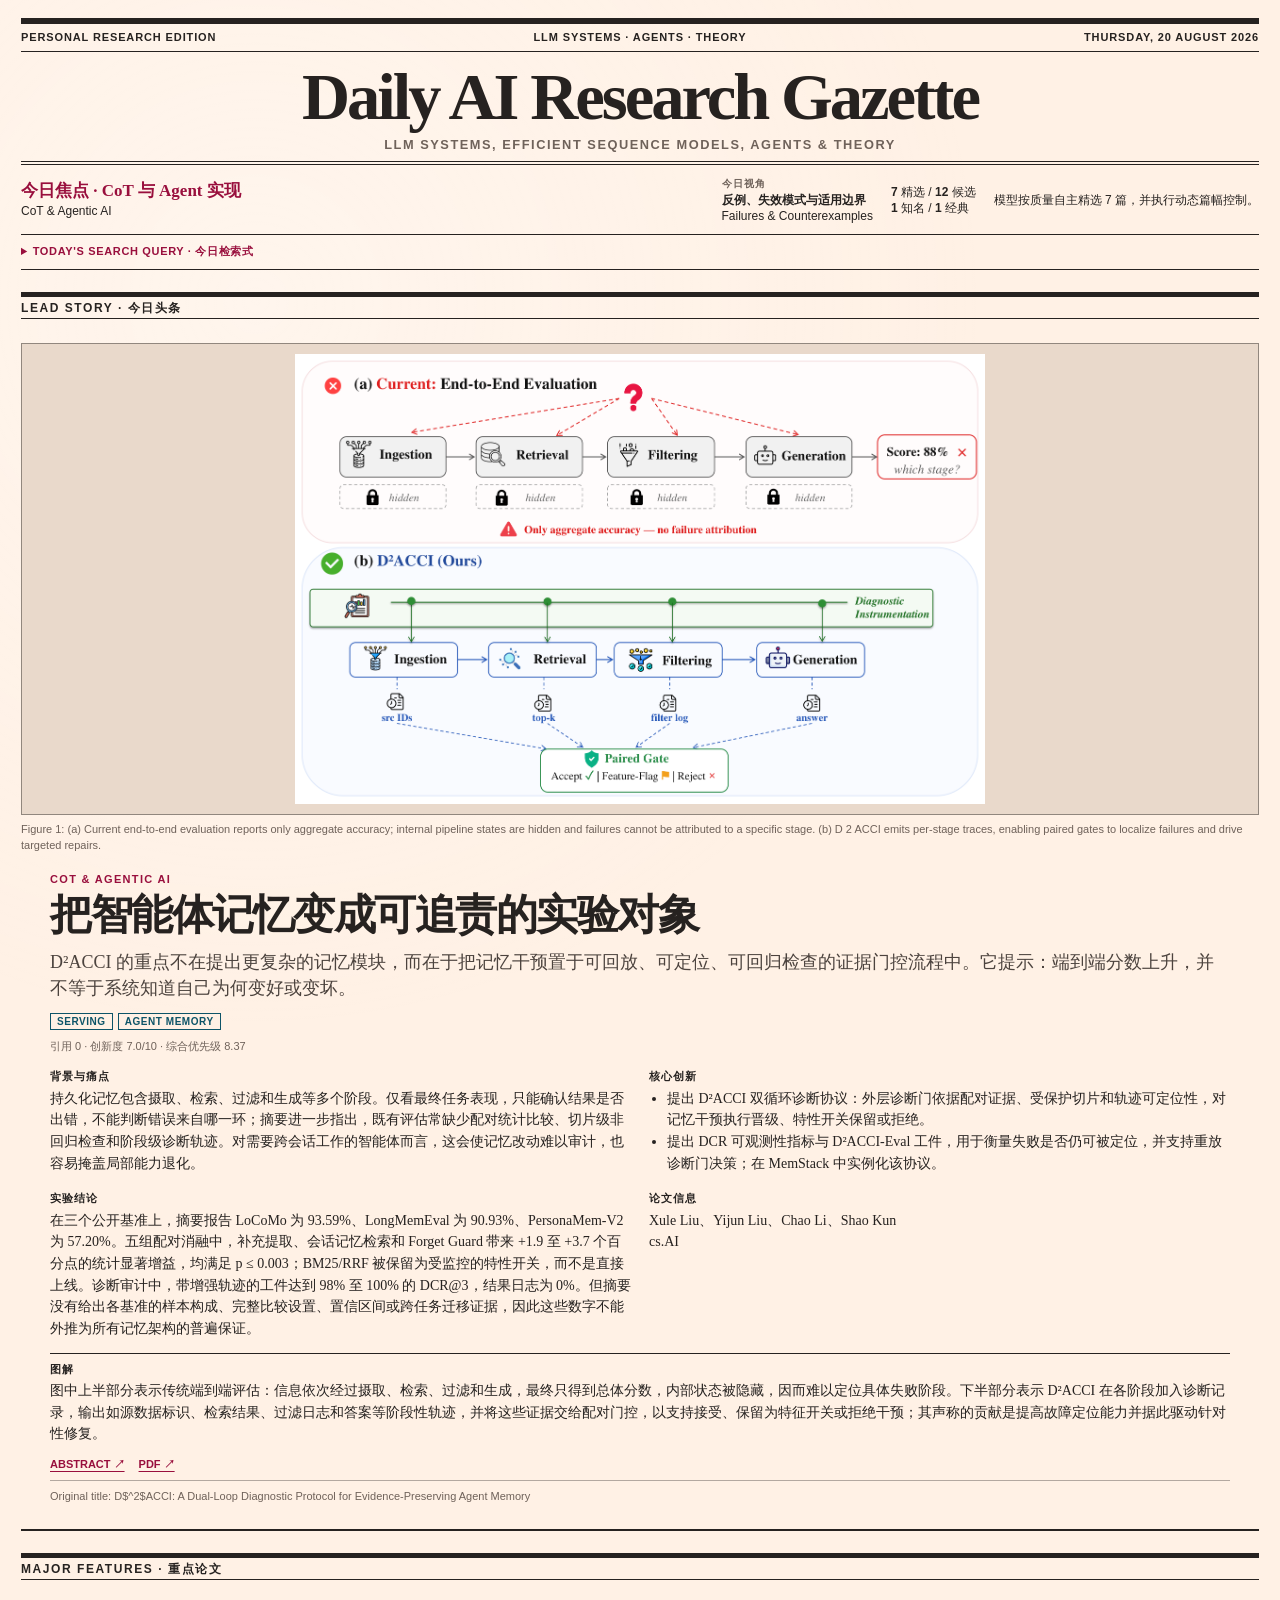
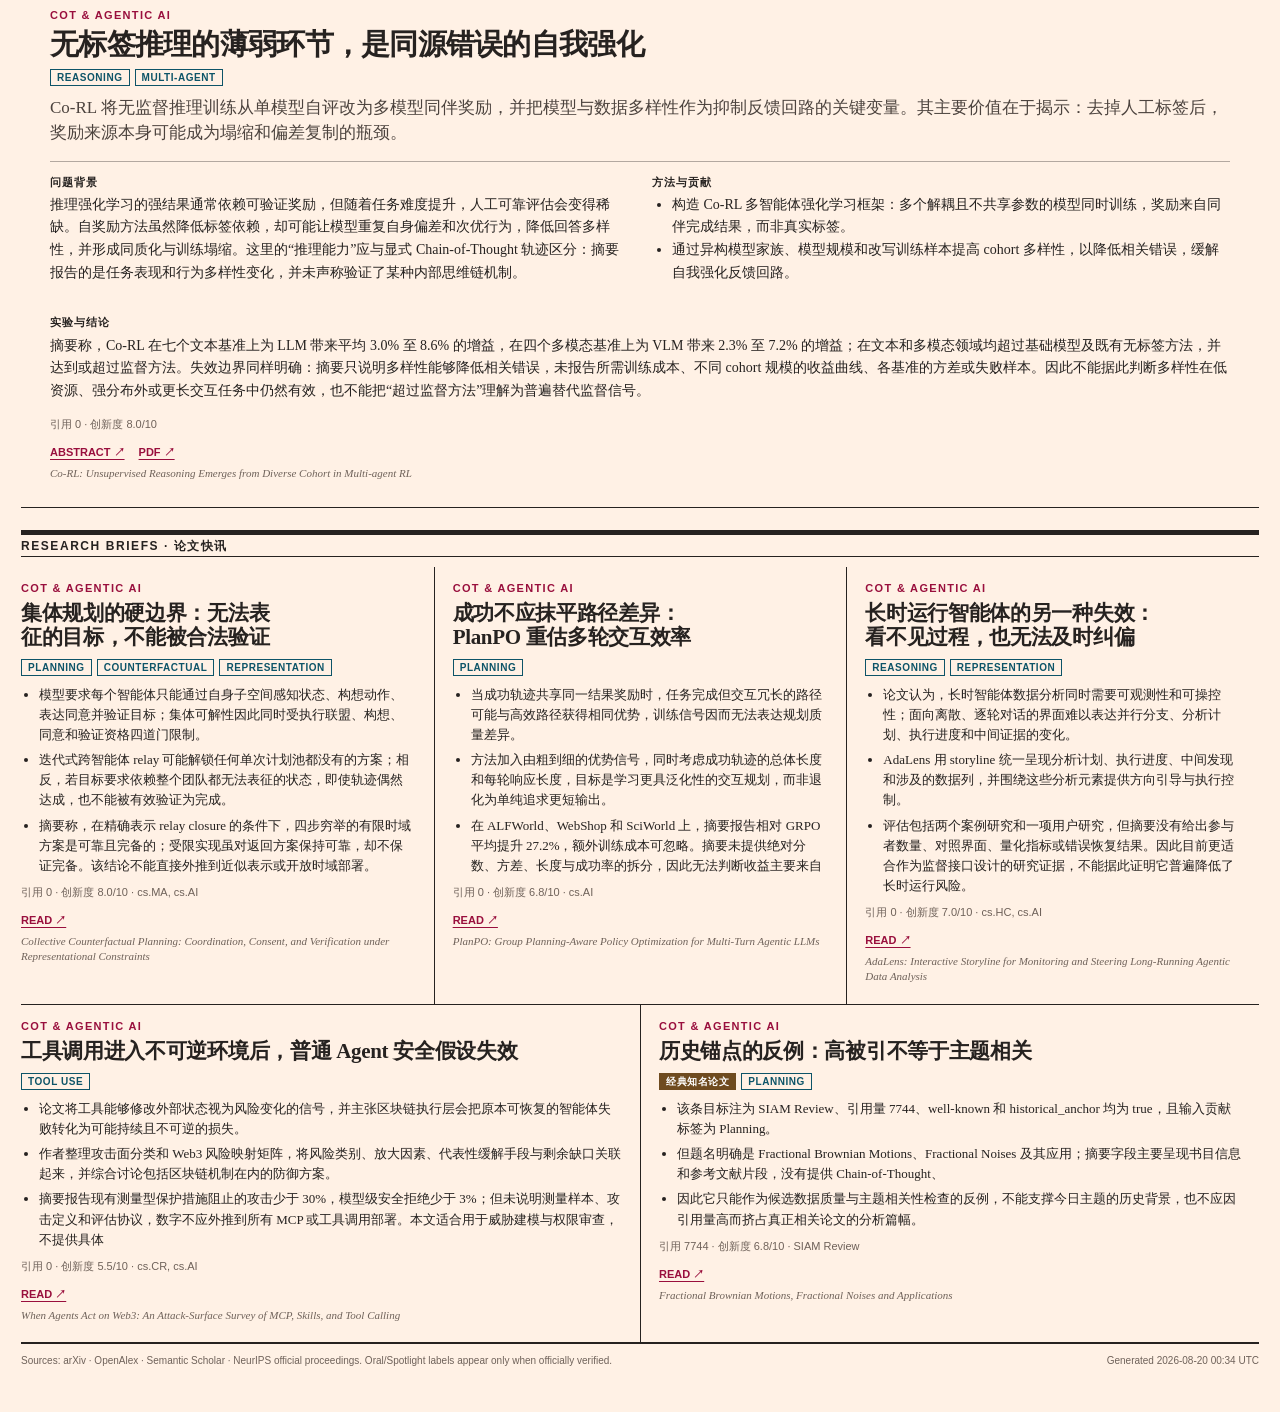
<file: daily_html/2026-08/2026-08-20-AI研究日报.html>
<!DOCTYPE html>
<html lang="zh-CN">

<head>
    <meta charset="UTF-8">
    <meta name="viewport" content="width=device-width, initial-scale=1.0">
    <meta name="color-scheme" content="light">
    <title>Daily AI Research Gazette — 2026-08-20</title>
    <link rel="stylesheet" href="../../assets/report.css">
</head>

<body style="--figure-max-height: 450px">
    <main class="page">
        <div class="utility-bar"><span>Personal Research Edition</span><span>LLM Systems · Agents ·
                Theory</span><span>Thursday, 20 August 2026</span></div>
        <header class="masthead">
            <h1>Daily AI Research Gazette</h1>
            <p>LLM Systems, Efficient Sequence Models, Agents &amp; Theory</p>
        </header>
        <div class="focus-strip">
            <div><strong>今日焦点 · CoT 与 Agent 实现</strong><br>CoT &amp; Agentic AI</div>
            <div><span class="strip-label">今日视角</span><br><b>反例、失效模式与适用边界</b><br>Failures &amp; Counterexamples</div>
            <div><b>7</b> 精选 / <b>12</b> 候选<br><b>1</b> 知名 / <b>1</b> 经典</div>
            <div>模型按质量自主精选 7 篇，并执行动态篇幅控制。</div>
        </div>
<details class="query-strip">
            <summary>Today's Search Query · 今日检索式</summary>
            <code>(cat:cs.CL OR cat:cs.AI OR cat:cs.LG OR cat:cs.MA OR cat:cs.SE) AND (ti:&#34;chain of thought&#34; OR abs:&#34;chain of thought&#34; OR ti:&#34;reasoning model&#34; OR abs:&#34;reasoning model&#34; OR ti:&#34;test-time reasoning&#34; OR abs:&#34;test-time reasoning&#34; OR ti:&#34;agentic workflow&#34; OR abs:&#34;agentic workflow&#34; OR ti:&#34;AI agent&#34; OR abs:&#34;AI agent&#34; OR ti:&#34;tool use&#34; OR abs:&#34;tool use&#34; OR ti:&#34;tool calling&#34; OR abs:&#34;tool calling&#34; OR ti:&#34;multi-agent&#34; OR abs:&#34;multi-agent&#34; OR ti:&#34;planning&#34; OR abs:&#34;planning&#34; OR ti:&#34;agent memory&#34; OR abs:&#34;agent memory&#34; OR ti:&#34;computer use agent&#34; OR abs:&#34;computer use agent&#34; OR ti:&#34;reasoning trace&#34; OR abs:&#34;reasoning trace&#34;) AND submittedDate:[202608180000 TO 202608210000]</code>
        </details><div class="section-kicker">Lead Story · 今日头条</div>
        <article class="hero">
<div class="hero-media" data-figure-media>
                <figure class="paper-figure">
                    <div class="figure-frame"><img src="../../assets/figures/2026-08/2026-08-20-AI研究日报/2608.17756-figure1.png" alt="D$^2$ACCI: A Dual-Loop Diagnostic Protocol for Evidence-Preserving Agent Memory Figure 1"
                            loading="eager" referrerpolicy="no-referrer"
                            onerror="this.closest('.hero').classList.add('no-figure');this.closest('[data-figure-media]').remove()">
                    </div><figcaption>Figure 1: (a) Current end-to-end evaluation reports only aggregate accuracy; internal pipeline states are hidden and failures cannot be attributed to a specific stage. (b) D 2 ACCI emits per-stage traces, enabling paired gates to localize failures and drive targeted repairs.</figcaption>                </figure>
            </div>            <div class="hero-copy">
                <div class="eyebrow">CoT &amp; Agentic AI</div>
                <h2>把智能体记忆变成可追责的实验对象</h2>
                <p class="dek">D²ACCI 的重点不在提出更复杂的记忆模块，而在于把记忆干预置于可回放、可定位、可回归检查的证据门控流程中。它提示：端到端分数上升，并不等于系统知道自己为何变好或变坏。</p>
                <div class="tags"><span class="tag">Serving</span><span class="tag">Agent Memory</span></div>
                <div class="meta-line">引用 0 · 创新度 7.0/10 ·
                    综合优先级 8.37</div>
                <div class="analysis-grid">
                    <section>
                        <h4>背景与痛点</h4>
                        <p>持久化记忆包含摄取、检索、过滤和生成等多个阶段。仅看最终任务表现，只能确认结果是否出错，不能判断错误来自哪一环；摘要进一步指出，既有评估常缺少配对统计比较、切片级非回归检查和阶段级诊断轨迹。对需要跨会话工作的智能体而言，这会使记忆改动难以审计，也容易掩盖局部能力退化。</p>
                    </section>
                    <section>
                        <h4>核心创新</h4>
                        <ul><li>提出 D²ACCI 双循环诊断协议：外层诊断门依据配对证据、受保护切片和轨迹可定位性，对记忆干预执行晋级、特性开关保留或拒绝。</li><li>提出 DCR 可观测性指标与 D²ACCI-Eval 工件，用于衡量失败是否仍可被定位，并支持重放诊断门决策；在 MemStack 中实例化该协议。</li></ul>
                    </section>
                    <section>
                        <h4>实验结论</h4>
                        <p>在三个公开基准上，摘要报告 LoCoMo 为 93.59%、LongMemEval 为 90.93%、PersonaMem-V2 为 57.20%。五组配对消融中，补充提取、会话记忆检索和 Forget Guard 带来 +1.9 至 +3.7 个百分点的统计显著增益，均满足 p ≤ 0.003；BM25/RRF 被保留为受监控的特性开关，而不是直接上线。诊断审计中，带增强轨迹的工件达到 98% 至 100% 的 DCR@3，结果日志为 0%。但摘要没有给出各基准的样本构成、完整比较设置、置信区间或跨任务迁移证据，因此这些数字不能外推为所有记忆架构的普遍保证。</p>
                    </section>
                    <section>
                        <h4>论文信息</h4>
                        <p>Xule Liu、Yijun Liu、Chao Li、Shao Kun</p>
                        <p>cs.AI</p>
                    </section>
                </div>
<div class="figure-note">
                    <h4>图解</h4>
                    <p>图中上半部分表示传统端到端评估：信息依次经过摄取、检索、过滤和生成，最终只得到总体分数，内部状态被隐藏，因而难以定位具体失败阶段。下半部分表示 D²ACCI 在各阶段加入诊断记录，输出如源数据标识、检索结果、过滤日志和答案等阶段性轨迹，并将这些证据交给配对门控，以支持接受、保留为特征开关或拒绝干预；其声称的贡献是提高故障定位能力并据此驱动针对性修复。</p>
                </div>                <div class="read-links"><a href="http://arxiv.org/abs/2608.17756v1" target="_blank" rel="noopener">Abstract
                        ↗</a><a href="https://arxiv.org/pdf/2608.17756v1" target="_blank" rel="noopener">PDF ↗</a></div>
                <div class="byline">Original title: D$^2$ACCI: A Dual-Loop Diagnostic Protocol for Evidence-Preserving Agent Memory</div>
            </div>
        </article><div class="section-kicker">Major Features · 重点论文</div>
        <section class="feature-grid"><article
                class="feature no-figure">
                <div class="feature-copy">
                    <div class="eyebrow">CoT &amp; Agentic AI</div>
                    <h3>无标签推理的薄弱环节，是同源错误的自我强化</h3>
                    <div class="tags"><span class="tag">Reasoning</span><span class="tag">Multi-Agent</span>                    </div>
                    <p class="dek">Co-RL 将无监督推理训练从单模型自评改为多模型同伴奖励，并把模型与数据多样性作为抑制反馈回路的关键变量。其主要价值在于揭示：去掉人工标签后，奖励来源本身可能成为塌缩和偏差复制的瓶颈。</p>
                    <div class="feature-analysis">
                        <section>
                            <h4>问题背景</h4>
                            <p>推理强化学习的强结果通常依赖可验证奖励，但随着任务难度提升，人工可靠评估会变得稀缺。自奖励方法虽然降低标签依赖，却可能让模型重复自身偏差和次优行为，降低回答多样性，并形成同质化与训练塌缩。这里的“推理能力”应与显式 Chain-of-Thought 轨迹区分：摘要报告的是任务表现和行为多样性变化，并未声称验证了某种内部思维链机制。</p>
                        </section>
                        <section>
                            <h4>方法与贡献</h4>
                            <ul><li>构造 Co-RL 多智能体强化学习框架：多个解耦且不共享参数的模型同时训练，奖励来自同伴完成结果，而非真实标签。</li><li>通过异构模型家族、模型规模和改写训练样本提高 cohort 多样性，以降低相关错误，缓解自我强化反馈回路。</li></ul>
                        </section>
                        <section class="wide">
                            <h4>实验与结论</h4>
                            <p>摘要称，Co-RL 在七个文本基准上为 LLM 带来平均 3.0% 至 8.6% 的增益，在四个多模态基准上为 VLM 带来 2.3% 至 7.2% 的增益；在文本和多模态领域均超过基础模型及既有无标签方法，并达到或超过监督方法。失效边界同样明确：摘要只说明多样性能够降低相关错误，未报告所需训练成本、不同 cohort 规模的收益曲线、各基准的方差或失败样本。因此不能据此判断多样性在低资源、强分布外或更长交互任务中仍然有效，也不能把“超过监督方法”理解为普遍替代监督信号。</p>
                        </section>
                    </div>
                    <div class="meta-line">引用 0 · 创新度 8.0/10
                    </div>
                    <div class="read-links"><a href="http://arxiv.org/abs/2608.17253v1" target="_blank" rel="noopener">Abstract
                            ↗</a><a href="https://arxiv.org/pdf/2608.17253v1" target="_blank" rel="noopener">PDF ↗</a></div>
                    <div class="original-title">Co-RL: Unsupervised Reasoning Emerges from Diverse Cohort in Multi-agent RL</div>
                </div>
            </article></section><div class="section-kicker">Research Briefs · 论文快讯</div>
        <section class="briefs-grid"><article class="brief">
                <div class="eyebrow">CoT &amp; Agentic AI</div>
                <h3>集体规划的硬边界：无法表征的目标，不能被合法验证</h3>
                <div class="tags"><span class="tag">Planning</span><span class="tag">Counterfactual</span><span class="tag">Representation</span></div><ul><li>模型要求每个智能体只能通过自身子空间感知状态、构想动作、表达同意并验证目标；集体可解性因此同时受执行联盟、构想、同意和验证资格四道门限制。
                    </li><li>迭代式跨智能体 relay 可能解锁任何单次计划池都没有的方案；相反，若目标要求依赖整个团队都无法表征的状态，即使轨迹偶然达成，也不能被有效验证为完成。
                    </li><li>摘要称，在精确表示 relay closure 的条件下，四步穷举的有限时域方案是可靠且完备的；受限实现虽对返回方案保持可靠，却不保证完备。该结论不能直接外推到近似表示或开放时域部署。
                    </li></ul><div class="meta-line">引用 0 · 创新度 8.0/10 · cs.MA, cs.AI</div>
                <div class="read-links"><a href="http://arxiv.org/abs/2608.17932v1" target="_blank" rel="noopener">Read ↗</a>
                </div>
                <div class="original-title">Collective Counterfactual Planning: Coordination, Consent, and Verification under Representational Constraints</div>
            </article><article class="brief">
                <div class="eyebrow">CoT &amp; Agentic AI</div>
                <h3>成功不应抹平路径差异：PlanPO 重估多轮交互效率</h3>
                <div class="tags"><span class="tag">Planning</span></div><ul><li>当成功轨迹共享同一结果奖励时，任务完成但交互冗长的路径可能与高效路径获得相同优势，训练信号因而无法表达规划质量差异。
                    </li><li>方法加入由粗到细的优势信号，同时考虑成功轨迹的总体长度和每轮响应长度，目标是学习更具泛化性的交互规划，而非退化为单纯追求更短输出。
                    </li><li>在 ALFWorld、WebShop 和 SciWorld 上，摘要报告相对 GRPO 平均提升 27.2%，额外训练成本可忽略。摘要未提供绝对分数、方差、长度与成功率的拆分，因此无法判断收益主要来自
                    </li></ul><div class="meta-line">引用 0 · 创新度 6.8/10 · cs.AI</div>
                <div class="read-links"><a href="http://arxiv.org/abs/2608.17289v1" target="_blank" rel="noopener">Read ↗</a>
                </div>
                <div class="original-title">PlanPO: Group Planning-Aware Policy Optimization for Multi-Turn Agentic LLMs</div>
            </article><article class="brief">
                <div class="eyebrow">CoT &amp; Agentic AI</div>
                <h3>长时运行智能体的另一种失效：看不见过程，也无法及时纠偏</h3>
                <div class="tags"><span class="tag">Reasoning</span><span class="tag">Representation</span></div><ul><li>论文认为，长时智能体数据分析同时需要可观测性和可操控性；面向离散、逐轮对话的界面难以表达并行分支、分析计划、执行进度和中间证据的变化。
                    </li><li>AdaLens 用 storyline 统一呈现分析计划、执行进度、中间发现和涉及的数据列，并围绕这些分析元素提供方向引导与执行控制。
                    </li><li>评估包括两个案例研究和一项用户研究，但摘要没有给出参与者数量、对照界面、量化指标或错误恢复结果。因此目前更适合作为监督接口设计的研究证据，不能据此证明它普遍降低了长时运行风险。
                    </li></ul><div class="meta-line">引用 0 · 创新度 7.0/10 · cs.HC, cs.AI</div>
                <div class="read-links"><a href="http://arxiv.org/abs/2608.17834v1" target="_blank" rel="noopener">Read ↗</a>
                </div>
                <div class="original-title">AdaLens: Interactive Storyline for Monitoring and Steering Long-Running Agentic Data Analysis</div>
            </article><article class="brief">
                <div class="eyebrow">CoT &amp; Agentic AI</div>
                <h3>工具调用进入不可逆环境后，普通 Agent 安全假设失效</h3>
                <div class="tags"><span class="tag">Tool Use</span></div><ul><li>论文将工具能够修改外部状态视为风险变化的信号，并主张区块链执行层会把原本可恢复的智能体失败转化为可能持续且不可逆的损失。
                    </li><li>作者整理攻击面分类和 Web3 风险映射矩阵，将风险类别、放大因素、代表性缓解手段与剩余缺口关联起来，并综合讨论包括区块链机制在内的防御方案。
                    </li><li>摘要报告现有测量型保护措施阻止的攻击少于 30%，模型级安全拒绝少于 3%；但未说明测量样本、攻击定义和评估协议，数字不应外推到所有 MCP 或工具调用部署。本文适合用于威胁建模与权限审查，不提供具体
                    </li></ul><div class="meta-line">引用 0 · 创新度 5.5/10 · cs.CR, cs.AI</div>
                <div class="read-links"><a href="http://arxiv.org/abs/2608.17275v1" target="_blank" rel="noopener">Read ↗</a>
                </div>
                <div class="original-title">When Agents Act on Web3: An Attack-Surface Survey of MCP, Skills, and Tool Calling</div>
            </article><article class="brief">
                <div class="eyebrow">CoT &amp; Agentic AI</div>
                <h3>历史锚点的反例：高被引不等于主题相关</h3>
                <div class="tags"><span class="tag historical">经典知名论文</span><span class="tag">Planning</span></div><ul><li>该条目标注为 SIAM Review、引用量 7744、well-known 和 historical_anchor 均为 true，且输入贡献标签为 Planning。
                    </li><li>但题名明确是 Fractional Brownian Motions、Fractional Noises 及其应用；摘要字段主要呈现书目信息和参考文献片段，没有提供 Chain-of-Thought、
                    </li><li>因此它只能作为候选数据质量与主题相关性检查的反例，不能支撑今日主题的历史背景，也不应因引用量高而挤占真正相关论文的分析篇幅。
                    </li></ul><div class="meta-line">引用 7744 · 创新度 6.8/10 · SIAM Review</div>
                <div class="read-links"><a href="https://doi.org/10.1137/1010093" target="_blank" rel="noopener">Read ↗</a>
                </div>
                <div class="original-title">Fractional Brownian Motions, Fractional Noises and Applications</div>
            </article></section>        <footer><span>Sources: arXiv · OpenAlex · Semantic Scholar · NeurIPS official proceedings. Oral/Spotlight labels
                appear
                only when officially verified.</span><span>Generated 2026-08-20 00:34 UTC</span></footer>
    </main>
</body>

</html>
</file>
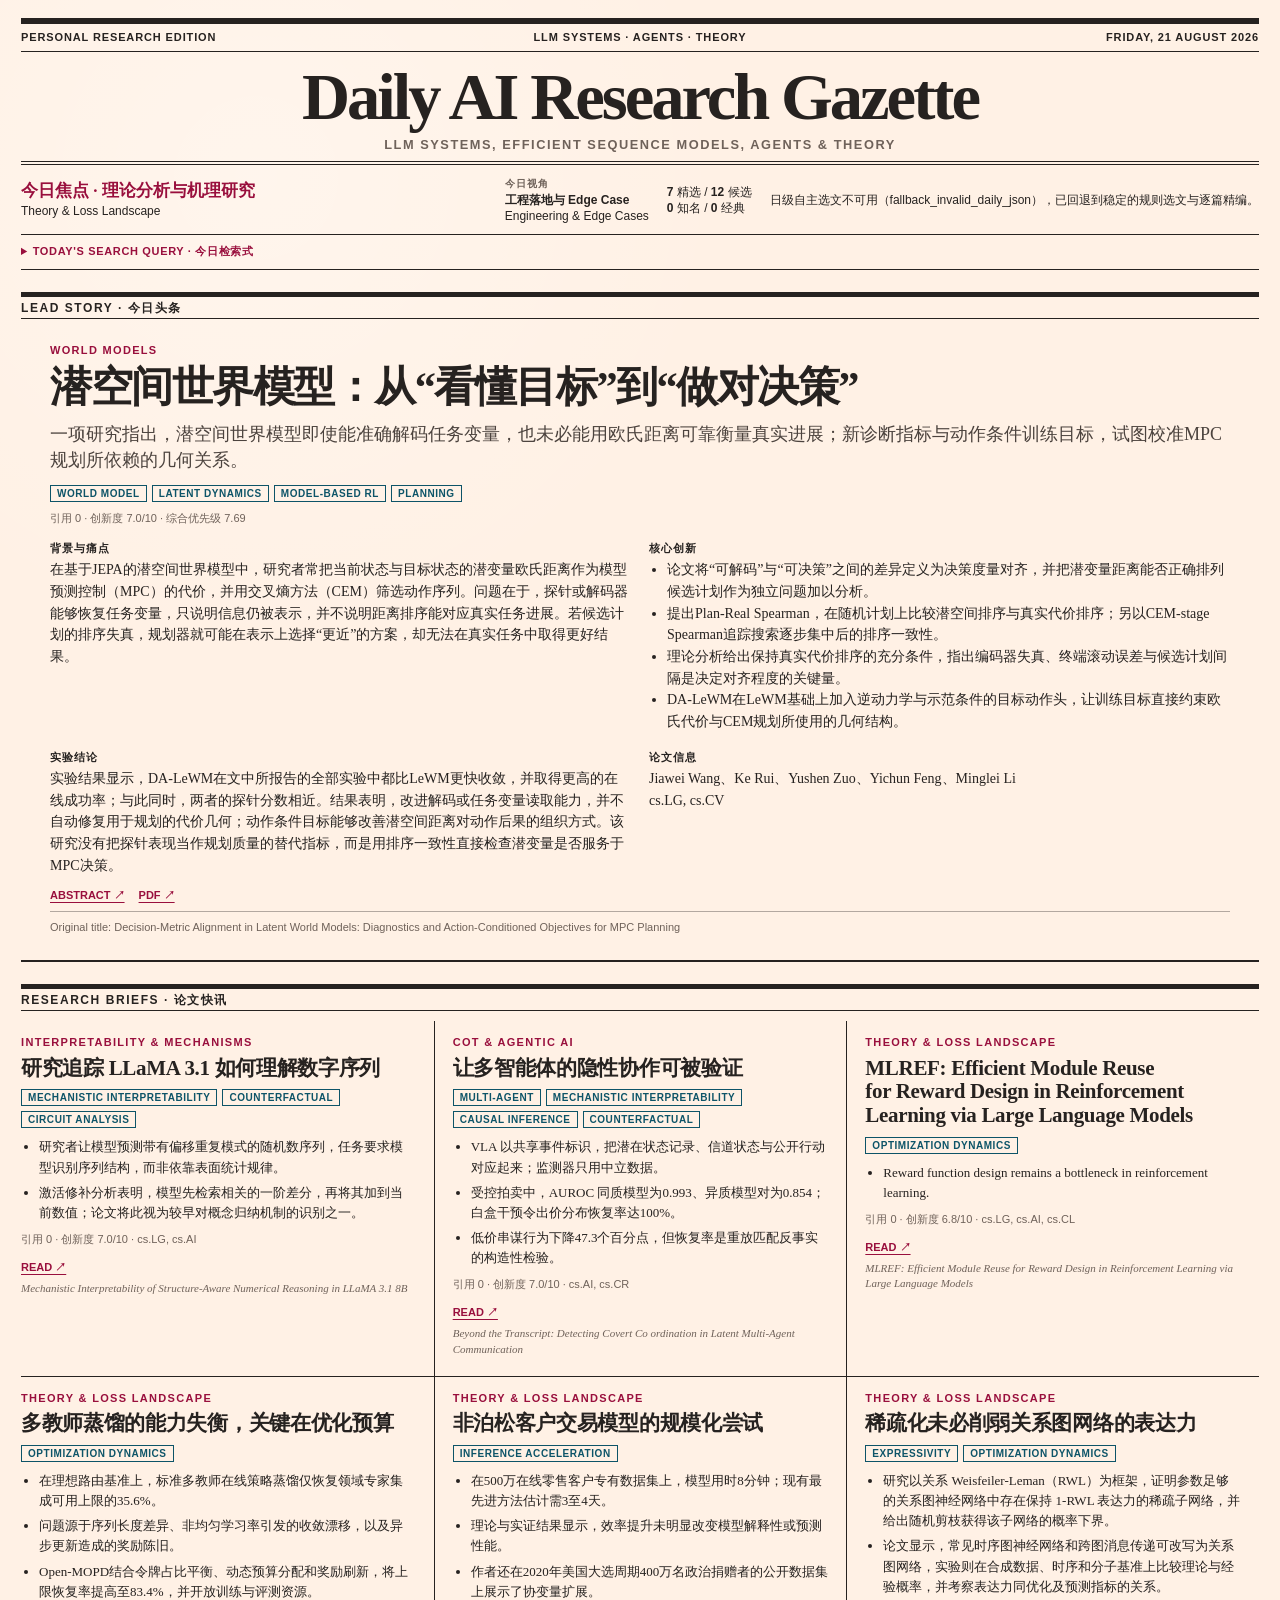
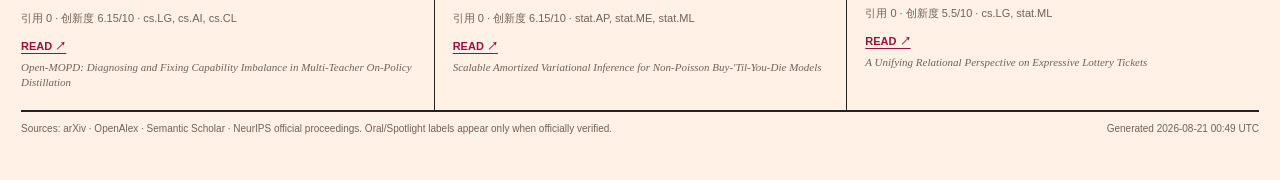
<file: daily_html/2026-08/2026-08-21-AI研究日报.html>
<!DOCTYPE html>
<html lang="zh-CN">

<head>
    <meta charset="UTF-8">
    <meta name="viewport" content="width=device-width, initial-scale=1.0">
    <meta name="color-scheme" content="light">
    <title>Daily AI Research Gazette — 2026-08-21</title>
    <link rel="stylesheet" href="../../assets/report.css">
</head>

<body style="--figure-max-height: 450px">
    <main class="page">
        <div class="utility-bar"><span>Personal Research Edition</span><span>LLM Systems · Agents ·
                Theory</span><span>Friday, 21 August 2026</span></div>
        <header class="masthead">
            <h1>Daily AI Research Gazette</h1>
            <p>LLM Systems, Efficient Sequence Models, Agents &amp; Theory</p>
        </header>
        <div class="focus-strip">
            <div><strong>今日焦点 · 理论分析与机理研究</strong><br>Theory &amp; Loss Landscape</div>
            <div><span class="strip-label">今日视角</span><br><b>工程落地与 Edge Case</b><br>Engineering &amp; Edge Cases</div>
            <div><b>7</b> 精选 / <b>12</b> 候选<br><b>0</b> 知名 / <b>0</b> 经典</div>
            <div>日级自主选文不可用（fallback_invalid_daily_json），已回退到稳定的规则选文与逐篇精编。</div>
        </div>
<details class="query-strip">
            <summary>Today's Search Query · 今日检索式</summary>
            <code>(cat:cs.LG OR cat:cs.AI OR cat:stat.ML OR cat:math.OC) AND (ti:&#34;mechanistic interpretability&#34; OR abs:&#34;mechanistic interpretability&#34; OR ti:&#34;loss landscape&#34; OR abs:&#34;loss landscape&#34; OR ti:&#34;optimization dynamics&#34; OR abs:&#34;optimization dynamics&#34; OR ti:&#34;representation geometry&#34; OR abs:&#34;representation geometry&#34; OR ti:&#34;expressivity&#34; OR abs:&#34;expressivity&#34; OR ti:&#34;feature learning theory&#34; OR abs:&#34;feature learning theory&#34; OR ti:&#34;neural scaling law&#34; OR abs:&#34;neural scaling law&#34; OR ti:&#34;in-context learning theory&#34; OR abs:&#34;in-context learning theory&#34; OR ti:&#34;grokking&#34; OR abs:&#34;grokking&#34; OR ti:&#34;training dynamics&#34; OR abs:&#34;training dynamics&#34; OR ti:&#34;circuit analysis&#34; OR abs:&#34;circuit analysis&#34;) AND submittedDate:[202608190000 TO 202608220000]</code>
        </details><div class="section-kicker">Lead Story · 今日头条</div>
        <article class="hero no-figure">
            <div class="hero-copy">
                <div class="eyebrow">World Models</div>
                <h2>潜空间世界模型：从“看懂目标”到“做对决策”</h2>
                <p class="dek">一项研究指出，潜空间世界模型即使能准确解码任务变量，也未必能用欧氏距离可靠衡量真实进展；新诊断指标与动作条件训练目标，试图校准MPC规划所依赖的几何关系。</p>
                <div class="tags"><span class="tag">World Model</span><span class="tag">Latent Dynamics</span><span class="tag">Model-Based RL</span><span class="tag">Planning</span></div>
                <div class="meta-line">引用 0 · 创新度 7.0/10 ·
                    综合优先级 7.69</div>
                <div class="analysis-grid">
                    <section>
                        <h4>背景与痛点</h4>
                        <p>在基于JEPA的潜空间世界模型中，研究者常把当前状态与目标状态的潜变量欧氏距离作为模型预测控制（MPC）的代价，并用交叉熵方法（CEM）筛选动作序列。问题在于，探针或解码器能够恢复任务变量，只说明信息仍被表示，并不说明距离排序能对应真实任务进展。若候选计划的排序失真，规划器就可能在表示上选择“更近”的方案，却无法在真实任务中取得更好结果。</p>
                    </section>
                    <section>
                        <h4>核心创新</h4>
                        <ul><li>论文将“可解码”与“可决策”之间的差异定义为决策度量对齐，并把潜变量距离能否正确排列候选计划作为独立问题加以分析。</li><li>提出Plan-Real Spearman，在随机计划上比较潜空间排序与真实代价排序；另以CEM-stage Spearman追踪搜索逐步集中后的排序一致性。</li><li>理论分析给出保持真实代价排序的充分条件，指出编码器失真、终端滚动误差与候选计划间隔是决定对齐程度的关键量。</li><li>DA-LeWM在LeWM基础上加入逆动力学与示范条件的目标动作头，让训练目标直接约束欧氏代价与CEM规划所使用的几何结构。</li></ul>
                    </section>
                    <section>
                        <h4>实验结论</h4>
                        <p>实验结果显示，DA-LeWM在文中所报告的全部实验中都比LeWM更快收敛，并取得更高的在线成功率；与此同时，两者的探针分数相近。结果表明，改进解码或任务变量读取能力，并不自动修复用于规划的代价几何；动作条件目标能够改善潜空间距离对动作后果的组织方式。该研究没有把探针表现当作规划质量的替代指标，而是用排序一致性直接检查潜变量是否服务于MPC决策。</p>
                    </section>
                    <section>
                        <h4>论文信息</h4>
                        <p>Jiawei Wang、Ke Rui、Yushen Zuo、Yichun Feng、Minglei Li</p>
                        <p>cs.LG, cs.CV</p>
                    </section>
                </div>
                <div class="read-links"><a href="http://arxiv.org/abs/2608.18746v1" target="_blank" rel="noopener">Abstract
                        ↗</a><a href="https://arxiv.org/pdf/2608.18746v1" target="_blank" rel="noopener">PDF ↗</a></div>
                <div class="byline">Original title: Decision-Metric Alignment in Latent World Models: Diagnostics and Action-Conditioned Objectives for MPC Planning</div>
            </div>
        </article><div class="section-kicker">Research Briefs · 论文快讯</div>
        <section class="briefs-grid"><article class="brief">
                <div class="eyebrow">Interpretability &amp; Mechanisms</div>
                <h3>研究追踪 LLaMA 3.1 如何理解数字序列</h3>
                <div class="tags"><span class="tag">Mechanistic Interpretability</span><span class="tag">Counterfactual</span><span class="tag">Circuit Analysis</span></div><ul><li>研究者让模型预测带有偏移重复模式的随机数序列，任务要求模型识别序列结构，而非依靠表面统计规律。
                    </li><li>激活修补分析表明，模型先检索相关的一阶差分，再将其加到当前数值；论文将此视为较早对概念归纳机制的识别之一。
                    </li></ul><div class="meta-line">引用 0 · 创新度 7.0/10 · cs.LG, cs.AI</div>
                <div class="read-links"><a href="http://arxiv.org/abs/2608.18419v1" target="_blank" rel="noopener">Read ↗</a>
                </div>
                <div class="original-title">Mechanistic Interpretability of Structure-Aware Numerical Reasoning in LLaMA 3.1 8B</div>
            </article><article class="brief">
                <div class="eyebrow">CoT &amp; Agentic AI</div>
                <h3>让多智能体的隐性协作可被验证</h3>
                <div class="tags"><span class="tag">Multi-Agent</span><span class="tag">Mechanistic Interpretability</span><span class="tag">Causal Inference</span><span class="tag">Counterfactual</span></div><ul><li>VLA 以共享事件标识，把潜在状态记录、信道状态与公开行动对应起来；监测器只用中立数据。
                    </li><li>受控拍卖中，AUROC 同质模型为0.993、异质模型对为0.854；白盒干预令出价分布恢复率达100%。
                    </li><li>低价串谋行为下降47.3个百分点，但恢复率是重放匹配反事实的构造性检验。
                    </li></ul><div class="meta-line">引用 0 · 创新度 7.0/10 · cs.AI, cs.CR</div>
                <div class="read-links"><a href="http://arxiv.org/abs/2608.19161v1" target="_blank" rel="noopener">Read ↗</a>
                </div>
                <div class="original-title">Beyond the Transcript: Detecting Covert Co ordination in Latent Multi-Agent Communication</div>
            </article><article class="brief">
                <div class="eyebrow">Theory &amp; Loss Landscape</div>
                <h3>MLREF: Efficient Module Reuse for Reward Design in Reinforcement Learning via Large Language Models</h3>
                <div class="tags"><span class="tag">Optimization Dynamics</span></div><ul><li>Reward function design remains a bottleneck in reinforcement learning.
                    </li></ul><div class="meta-line">引用 0 · 创新度 6.8/10 · cs.LG, cs.AI, cs.CL</div>
                <div class="read-links"><a href="http://arxiv.org/abs/2608.18827v1" target="_blank" rel="noopener">Read ↗</a>
                </div>
                <div class="original-title">MLREF: Efficient Module Reuse for Reward Design in Reinforcement Learning via Large Language Models</div>
            </article><article class="brief">
                <div class="eyebrow">Theory &amp; Loss Landscape</div>
                <h3>多教师蒸馏的能力失衡，关键在优化预算</h3>
                <div class="tags"><span class="tag">Optimization Dynamics</span></div><ul><li>在理想路由基准上，标准多教师在线策略蒸馏仅恢复领域专家集成可用上限的35.6%。
                    </li><li>问题源于序列长度差异、非均匀学习率引发的收敛漂移，以及异步更新造成的奖励陈旧。
                    </li><li>Open-MOPD结合令牌占比平衡、动态预算分配和奖励刷新，将上限恢复率提高至83.4%，并开放训练与评测资源。
                    </li></ul><div class="meta-line">引用 0 · 创新度 6.15/10 · cs.LG, cs.AI, cs.CL</div>
                <div class="read-links"><a href="http://arxiv.org/abs/2608.19098v1" target="_blank" rel="noopener">Read ↗</a>
                </div>
                <div class="original-title">Open-MOPD: Diagnosing and Fixing Capability Imbalance in Multi-Teacher On-Policy Distillation</div>
            </article><article class="brief">
                <div class="eyebrow">Theory &amp; Loss Landscape</div>
                <h3>非泊松客户交易模型的规模化尝试</h3>
                <div class="tags"><span class="tag">Inference Acceleration</span></div><ul><li>在500万在线零售客户专有数据集上，模型用时8分钟；现有最先进方法估计需3至4天。
                    </li><li>理论与实证结果显示，效率提升未明显改变模型解释性或预测性能。
                    </li><li>作者还在2020年美国大选周期400万名政治捐赠者的公开数据集上展示了协变量扩展。
                    </li></ul><div class="meta-line">引用 0 · 创新度 6.15/10 · stat.AP, stat.ME, stat.ML</div>
                <div class="read-links"><a href="http://arxiv.org/abs/2608.19022v1" target="_blank" rel="noopener">Read ↗</a>
                </div>
                <div class="original-title">Scalable Amortized Variational Inference for Non-Poisson Buy-&#39;Til-You-Die Models</div>
            </article><article class="brief">
                <div class="eyebrow">Theory &amp; Loss Landscape</div>
                <h3>稀疏化未必削弱关系图网络的表达力</h3>
                <div class="tags"><span class="tag">Expressivity</span><span class="tag">Optimization Dynamics</span></div><ul><li>研究以关系 Weisfeiler-Leman（RWL）为框架，证明参数足够的关系图神经网络中存在保持 1-RWL 表达力的稀疏子网络，并给出随机剪枝获得该子网络的概率下界。
                    </li><li>论文显示，常见时序图神经网络和跨图消息传递可改写为关系图网络，实验则在合成数据、时序和分子基准上比较理论与经验概率，并考察表达力同优化及预测指标的关系。
                    </li></ul><div class="meta-line">引用 0 · 创新度 5.5/10 · cs.LG, stat.ML</div>
                <div class="read-links"><a href="http://arxiv.org/abs/2608.18819v1" target="_blank" rel="noopener">Read ↗</a>
                </div>
                <div class="original-title">A Unifying Relational Perspective on Expressive Lottery Tickets</div>
            </article></section>        <footer><span>Sources: arXiv · OpenAlex · Semantic Scholar · NeurIPS official proceedings. Oral/Spotlight labels
                appear
                only when officially verified.</span><span>Generated 2026-08-21 00:49 UTC</span></footer>
    </main>
</body>

</html>
</file>
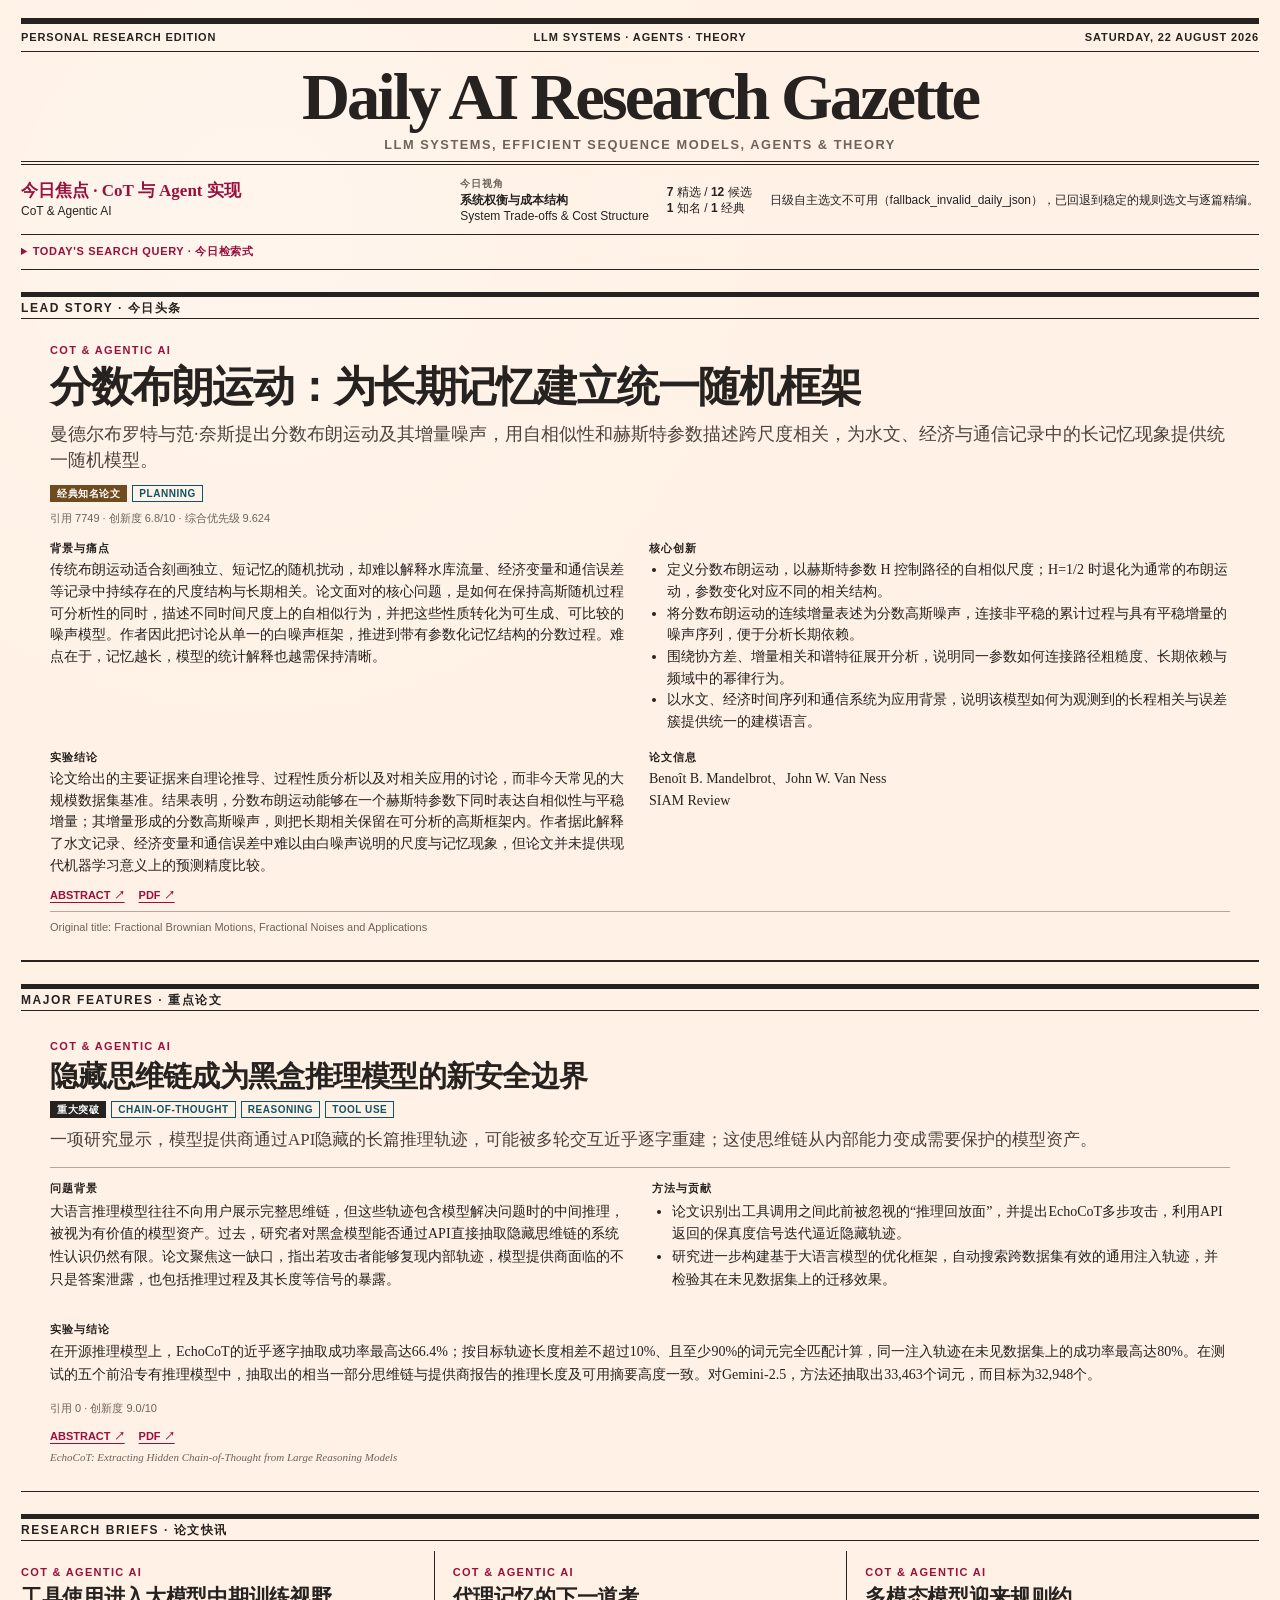
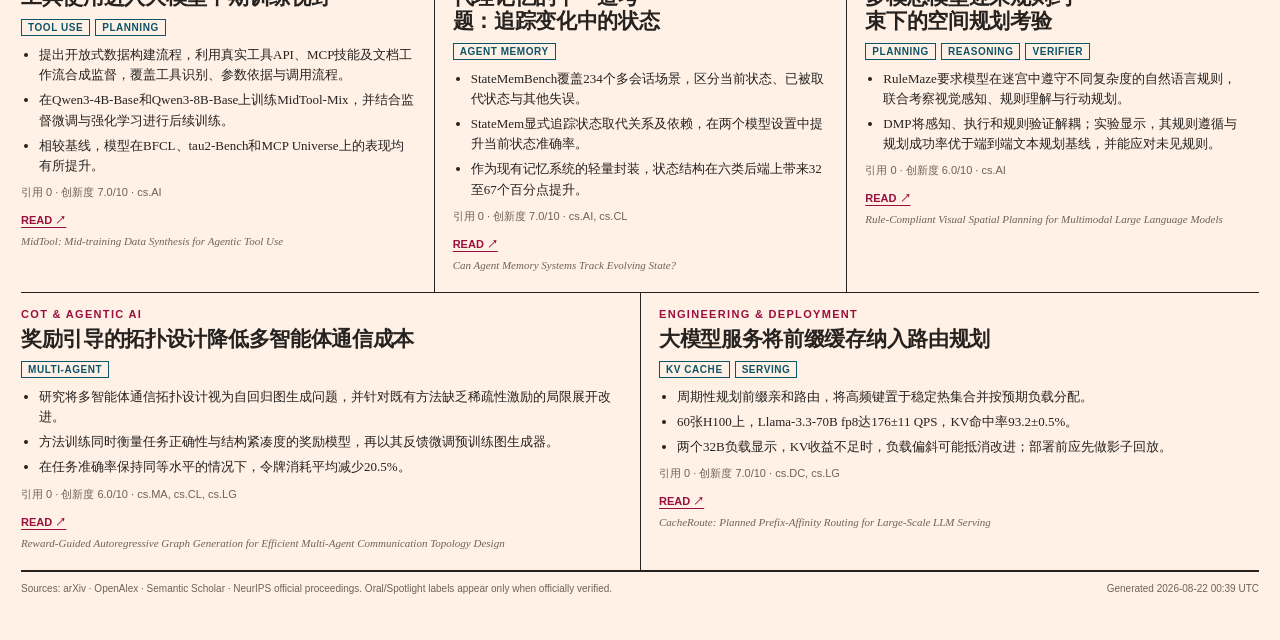
<file: daily_html/2026-08/2026-08-22-AI研究日报.html>
<!DOCTYPE html>
<html lang="zh-CN">

<head>
    <meta charset="UTF-8">
    <meta name="viewport" content="width=device-width, initial-scale=1.0">
    <meta name="color-scheme" content="light">
    <title>Daily AI Research Gazette — 2026-08-22</title>
    <link rel="stylesheet" href="../../assets/report.css">
</head>

<body style="--figure-max-height: 450px">
    <main class="page">
        <div class="utility-bar"><span>Personal Research Edition</span><span>LLM Systems · Agents ·
                Theory</span><span>Saturday, 22 August 2026</span></div>
        <header class="masthead">
            <h1>Daily AI Research Gazette</h1>
            <p>LLM Systems, Efficient Sequence Models, Agents &amp; Theory</p>
        </header>
        <div class="focus-strip">
            <div><strong>今日焦点 · CoT 与 Agent 实现</strong><br>CoT &amp; Agentic AI</div>
            <div><span class="strip-label">今日视角</span><br><b>系统权衡与成本结构</b><br>System Trade-offs &amp; Cost Structure</div>
            <div><b>7</b> 精选 / <b>12</b> 候选<br><b>1</b> 知名 / <b>1</b> 经典</div>
            <div>日级自主选文不可用（fallback_invalid_daily_json），已回退到稳定的规则选文与逐篇精编。</div>
        </div>
<details class="query-strip">
            <summary>Today's Search Query · 今日检索式</summary>
            <code>(cat:cs.CL OR cat:cs.AI OR cat:cs.LG OR cat:cs.MA OR cat:cs.SE) AND (ti:&#34;chain of thought&#34; OR abs:&#34;chain of thought&#34; OR ti:&#34;reasoning model&#34; OR abs:&#34;reasoning model&#34; OR ti:&#34;test-time reasoning&#34; OR abs:&#34;test-time reasoning&#34; OR ti:&#34;agentic workflow&#34; OR abs:&#34;agentic workflow&#34; OR ti:&#34;AI agent&#34; OR abs:&#34;AI agent&#34; OR ti:&#34;tool use&#34; OR abs:&#34;tool use&#34; OR ti:&#34;tool calling&#34; OR abs:&#34;tool calling&#34; OR ti:&#34;multi-agent&#34; OR abs:&#34;multi-agent&#34; OR ti:&#34;planning&#34; OR abs:&#34;planning&#34; OR ti:&#34;agent memory&#34; OR abs:&#34;agent memory&#34; OR ti:&#34;computer use agent&#34; OR abs:&#34;computer use agent&#34; OR ti:&#34;reasoning trace&#34; OR abs:&#34;reasoning trace&#34;) AND submittedDate:[202608200000 TO 202608230000]</code>
        </details><div class="section-kicker">Lead Story · 今日头条</div>
        <article class="hero no-figure">
            <div class="hero-copy">
                <div class="eyebrow">CoT &amp; Agentic AI</div>
                <h2>分数布朗运动：为长期记忆建立统一随机框架</h2>
                <p class="dek">曼德尔布罗特与范·奈斯提出分数布朗运动及其增量噪声，用自相似性和赫斯特参数描述跨尺度相关，为水文、经济与通信记录中的长记忆现象提供统一随机模型。</p>
                <div class="tags"><span class="tag historical">经典知名论文</span><span class="tag">Planning</span></div>
                <div class="meta-line">引用 7749 · 创新度 6.8/10 ·
                    综合优先级 9.624</div>
                <div class="analysis-grid">
                    <section>
                        <h4>背景与痛点</h4>
                        <p>传统布朗运动适合刻画独立、短记忆的随机扰动，却难以解释水库流量、经济变量和通信误差等记录中持续存在的尺度结构与长期相关。论文面对的核心问题，是如何在保持高斯随机过程可分析性的同时，描述不同时间尺度上的自相似行为，并把这些性质转化为可生成、可比较的噪声模型。作者因此把讨论从单一的白噪声框架，推进到带有参数化记忆结构的分数过程。难点在于，记忆越长，模型的统计解释也越需保持清晰。</p>
                    </section>
                    <section>
                        <h4>核心创新</h4>
                        <ul><li>定义分数布朗运动，以赫斯特参数 H 控制路径的自相似尺度；H=1/2 时退化为通常的布朗运动，参数变化对应不同的相关结构。</li><li>将分数布朗运动的连续增量表述为分数高斯噪声，连接非平稳的累计过程与具有平稳增量的噪声序列，便于分析长期依赖。</li><li>围绕协方差、增量相关和谱特征展开分析，说明同一参数如何连接路径粗糙度、长期依赖与频域中的幂律行为。</li><li>以水文、经济时间序列和通信系统为应用背景，说明该模型如何为观测到的长程相关与误差簇提供统一的建模语言。</li></ul>
                    </section>
                    <section>
                        <h4>实验结论</h4>
                        <p>论文给出的主要证据来自理论推导、过程性质分析以及对相关应用的讨论，而非今天常见的大规模数据集基准。结果表明，分数布朗运动能够在一个赫斯特参数下同时表达自相似性与平稳增量；其增量形成的分数高斯噪声，则把长期相关保留在可分析的高斯框架内。作者据此解释了水文记录、经济变量和通信误差中难以由白噪声说明的尺度与记忆现象，但论文并未提供现代机器学习意义上的预测精度比较。</p>
                    </section>
                    <section>
                        <h4>论文信息</h4>
                        <p>Benoît B. Mandelbrot、John W. Van Ness</p>
                        <p>SIAM Review</p>
                    </section>
                </div>
                <div class="read-links"><a href="https://doi.org/10.1137/1010093" target="_blank" rel="noopener">Abstract
                        ↗</a><a href="None" target="_blank" rel="noopener">PDF ↗</a></div>
                <div class="byline">Original title: Fractional Brownian Motions, Fractional Noises and Applications</div>
            </div>
        </article><div class="section-kicker">Major Features · 重点论文</div>
        <section class="feature-grid"><article
                class="feature no-figure">
                <div class="feature-copy">
                    <div class="eyebrow">CoT &amp; Agentic AI</div>
                    <h3>隐藏思维链成为黑盒推理模型的新安全边界</h3>
                    <div class="tags"><span class="tag breakthrough">重大突破</span><span class="tag">Chain-of-Thought</span><span class="tag">Reasoning</span><span class="tag">Tool Use</span>                    </div>
                    <p class="dek">一项研究显示，模型提供商通过API隐藏的长篇推理轨迹，可能被多轮交互近乎逐字重建；这使思维链从内部能力变成需要保护的模型资产。</p>
                    <div class="feature-analysis">
                        <section>
                            <h4>问题背景</h4>
                            <p>大语言推理模型往往不向用户展示完整思维链，但这些轨迹包含模型解决问题时的中间推理，被视为有价值的模型资产。过去，研究者对黑盒模型能否通过API直接抽取隐藏思维链的系统性认识仍然有限。论文聚焦这一缺口，指出若攻击者能够复现内部轨迹，模型提供商面临的不只是答案泄露，也包括推理过程及其长度等信号的暴露。</p>
                        </section>
                        <section>
                            <h4>方法与贡献</h4>
                            <ul><li>论文识别出工具调用之间此前被忽视的“推理回放面”，并提出EchoCoT多步攻击，利用API返回的保真度信号迭代逼近隐藏轨迹。</li><li>研究进一步构建基于大语言模型的优化框架，自动搜索跨数据集有效的通用注入轨迹，并检验其在未见数据集上的迁移效果。</li></ul>
                        </section>
                        <section class="wide">
                            <h4>实验与结论</h4>
                            <p>在开源推理模型上，EchoCoT的近乎逐字抽取成功率最高达66.4%；按目标轨迹长度相差不超过10%、且至少90%的词元完全匹配计算，同一注入轨迹在未见数据集上的成功率最高达80%。在测试的五个前沿专有推理模型中，抽取出的相当一部分思维链与提供商报告的推理长度及可用摘要高度一致。对Gemini-2.5，方法还抽取出33,463个词元，而目标为32,948个。</p>
                        </section>
                    </div>
                    <div class="meta-line">引用 0 · 创新度 9.0/10
                    </div>
                    <div class="read-links"><a href="http://arxiv.org/abs/2608.20055v1" target="_blank" rel="noopener">Abstract
                            ↗</a><a href="https://arxiv.org/pdf/2608.20055v1" target="_blank" rel="noopener">PDF ↗</a></div>
                    <div class="original-title">EchoCoT: Extracting Hidden Chain-of-Thought from Large Reasoning Models</div>
                </div>
            </article></section><div class="section-kicker">Research Briefs · 论文快讯</div>
        <section class="briefs-grid"><article class="brief">
                <div class="eyebrow">CoT &amp; Agentic AI</div>
                <h3>工具使用进入大模型中期训练视野</h3>
                <div class="tags"><span class="tag">Tool Use</span><span class="tag">Planning</span></div><ul><li>提出开放式数据构建流程，利用真实工具API、MCP技能及文档工作流合成监督，覆盖工具识别、参数依据与调用流程。
                    </li><li>在Qwen3-4B-Base和Qwen3-8B-Base上训练MidTool-Mix，并结合监督微调与强化学习进行后续训练。
                    </li><li>相较基线，模型在BFCL、tau2-Bench和MCP Universe上的表现均有所提升。
                    </li></ul><div class="meta-line">引用 0 · 创新度 7.0/10 · cs.AI</div>
                <div class="read-links"><a href="http://arxiv.org/abs/2608.20314v1" target="_blank" rel="noopener">Read ↗</a>
                </div>
                <div class="original-title">MidTool: Mid-training Data Synthesis for Agentic Tool Use</div>
            </article><article class="brief">
                <div class="eyebrow">CoT &amp; Agentic AI</div>
                <h3>代理记忆的下一道考题：追踪变化中的状态</h3>
                <div class="tags"><span class="tag">Agent Memory</span></div><ul><li>StateMemBench覆盖234个多会话场景，区分当前状态、已被取代状态与其他失误。
                    </li><li>StateMem显式追踪状态取代关系及依赖，在两个模型设置中提升当前状态准确率。
                    </li><li>作为现有记忆系统的轻量封装，状态结构在六类后端上带来32至67个百分点提升。
                    </li></ul><div class="meta-line">引用 0 · 创新度 7.0/10 · cs.AI, cs.CL</div>
                <div class="read-links"><a href="http://arxiv.org/abs/2608.19652v1" target="_blank" rel="noopener">Read ↗</a>
                </div>
                <div class="original-title">Can Agent Memory Systems Track Evolving State?</div>
            </article><article class="brief">
                <div class="eyebrow">CoT &amp; Agentic AI</div>
                <h3>多模态模型迎来规则约束下的空间规划考验</h3>
                <div class="tags"><span class="tag">Planning</span><span class="tag">Reasoning</span><span class="tag">Verifier</span></div><ul><li>RuleMaze要求模型在迷宫中遵守不同复杂度的自然语言规则，联合考察视觉感知、规则理解与行动规划。
                    </li><li>DMP将感知、执行和规则验证解耦；实验显示，其规则遵循与规划成功率优于端到端文本规划基线，并能应对未见规则。
                    </li></ul><div class="meta-line">引用 0 · 创新度 6.0/10 · cs.AI</div>
                <div class="read-links"><a href="http://arxiv.org/abs/2608.20237v1" target="_blank" rel="noopener">Read ↗</a>
                </div>
                <div class="original-title">Rule-Compliant Visual Spatial Planning for Multimodal Large Language Models</div>
            </article><article class="brief">
                <div class="eyebrow">CoT &amp; Agentic AI</div>
                <h3>奖励引导的拓扑设计降低多智能体通信成本</h3>
                <div class="tags"><span class="tag">Multi-Agent</span></div><ul><li>研究将多智能体通信拓扑设计视为自回归图生成问题，并针对既有方法缺乏稀疏性激励的局限展开改进。
                    </li><li>方法训练同时衡量任务正确性与结构紧凑度的奖励模型，再以其反馈微调预训练图生成器。
                    </li><li>在任务准确率保持同等水平的情况下，令牌消耗平均减少20.5%。
                    </li></ul><div class="meta-line">引用 0 · 创新度 6.0/10 · cs.MA, cs.CL, cs.LG</div>
                <div class="read-links"><a href="http://arxiv.org/abs/2608.20099v1" target="_blank" rel="noopener">Read ↗</a>
                </div>
                <div class="original-title">Reward-Guided Autoregressive Graph Generation for Efficient Multi-Agent Communication Topology Design</div>
            </article><article class="brief">
                <div class="eyebrow">Engineering &amp; Deployment</div>
                <h3>大模型服务将前缀缓存纳入路由规划</h3>
                <div class="tags"><span class="tag">KV Cache</span><span class="tag">Serving</span></div><ul><li>周期性规划前缀亲和路由，将高频键置于稳定热集合并按预期负载分配。
                    </li><li>60张H100上，Llama-3.3-70B fp8达176±11 QPS，KV命中率93.2±0.5%。
                    </li><li>两个32B负载显示，KV收益不足时，负载偏斜可能抵消改进；部署前应先做影子回放。
                    </li></ul><div class="meta-line">引用 0 · 创新度 7.0/10 · cs.DC, cs.LG</div>
                <div class="read-links"><a href="http://arxiv.org/abs/2608.19677v1" target="_blank" rel="noopener">Read ↗</a>
                </div>
                <div class="original-title">CacheRoute: Planned Prefix-Affinity Routing for Large-Scale LLM Serving</div>
            </article></section>        <footer><span>Sources: arXiv · OpenAlex · Semantic Scholar · NeurIPS official proceedings. Oral/Spotlight labels
                appear
                only when officially verified.</span><span>Generated 2026-08-22 00:39 UTC</span></footer>
    </main>
</body>

</html>
</file>
<file: assets/report.css>
:root {
    --paper: #fff1e5;
    --ink: #262220;
    --muted: #6f625a;
    --rule: #262220;
    --accent: #990f3d;
    --blue: #0d5468;
    --serif: Georgia, "Noto Serif SC", "Songti SC", serif;
    --sans: Arial, "PingFang SC", "Microsoft YaHei", sans-serif
}

* {
    box-sizing: border-box
}

html {
    background: #ead7c6
}

body {
    margin: 0;
    color: var(--ink);
    background: radial-gradient(circle at 20% 10%, rgba(255, 255, 255, .3), transparent 25%), var(--paper);
    font-family: var(--serif);
    line-height: 1.55;
    text-rendering: optimizeLegibility
}

a {
    color: inherit
}

.page {
    width: min(1540px, calc(100% - 42px));
    margin: 0 auto;
    padding: 18px 0 44px
}

.utility-bar {
    display: grid;
    grid-template-columns: 1fr auto 1fr;
    align-items: center;
    border-top: 6px solid var(--rule);
    border-bottom: 1px solid var(--rule);
    padding: 7px 0;
    font: 700 11px/1.2 var(--sans);
    letter-spacing: .08em;
    text-transform: uppercase
}

.utility-bar>:last-child {
    text-align: right
}

.masthead {
    text-align: center;
    padding: 13px 0 9px;
    border-bottom: 4px double var(--rule)
}

.masthead h1 {
    margin: 0;
    font-size: clamp(38px, 5.2vw, 86px);
    line-height: .96;
    letter-spacing: -.045em
}

.masthead p {
    margin: 8px 0 0;
    font: 600 clamp(11px, 1vw, 14px)/1.2 var(--sans);
    letter-spacing: .12em;
    text-transform: uppercase;
    color: var(--muted)
}

.focus-strip {
    display: grid;
    grid-template-columns: minmax(260px, 1.2fr) repeat(3, auto);
    gap: 18px;
    align-items: center;
    padding: 10px 0;
    border-bottom: 1px solid var(--rule);
    font: 12px/1.35 var(--sans)
}

.focus-strip strong {
    font-family: var(--serif);
    font-size: 17px;
    color: var(--accent)
}

.strip-label {
    font: 800 10px/1 var(--sans);
    letter-spacing: .1em;
    text-transform: uppercase;
    color: var(--muted)
}

.query-strip {
    border-bottom: 1px solid var(--rule);
    padding: 8px 0 10px;
    font: 11px/1.5 var(--sans)
}

.query-strip summary {
    cursor: pointer;
    color: var(--accent);
    font-weight: 800;
    letter-spacing: .06em;
    text-transform: uppercase
}

.query-strip code {
    display: block;
    margin-top: 8px;
    padding: 9px 11px;
    background: rgba(38, 34, 32, .055);
    color: var(--ink);
    white-space: pre-wrap;
    overflow-wrap: anywhere
}

.section-kicker {
    margin: 22px 0 10px;
    border-top: 5px solid var(--rule);
    border-bottom: 1px solid var(--rule);
    padding: 5px 0 4px;
    font: 800 12px/1 var(--sans);
    letter-spacing: .13em;
    text-transform: uppercase
}

.hero {
    display: block;
    padding: 14px 0 24px;
    border-bottom: 2px solid var(--rule)
}

.hero-media {
    min-width: 0;
    margin-bottom: 18px
}

.paper-figure {
    margin: 0
}

.figure-frame {
    background: #e9d9cb;
    border: 1px solid rgba(38, 34, 32, .45);
    overflow: hidden;
    display: flex;
    align-items: center;
    justify-content: center;
    padding: 10px;
    min-height: 120px
}

.figure-frame img {
    width: auto;
    height: auto;
    max-width: 100%;
    max-height: var(--figure-max-height, 450px);
    object-fit: contain;
    display: block
}

figcaption {
    margin-top: 7px;
    font: 11px/1.42 var(--sans);
    color: var(--muted)
}

.hero-copy {
    max-width: 1180px;
    margin: 0 auto
}

.eyebrow {
    margin-bottom: 7px;
    font: 800 11px/1.3 var(--sans);
    color: var(--accent);
    letter-spacing: .12em;
    text-transform: uppercase
}

h2,
h3 {
    text-wrap: balance
}

.hero h2 {
    margin: 0;
    font-size: clamp(31px, 3.3vw, 55px);
    line-height: 1.04;
    letter-spacing: -.035em
}

.dek {
    margin: 12px 0;
    font-size: 18px;
    line-height: 1.46;
    color: #4c433e
}

.byline,
.meta-line {
    font: 11px/1.45 var(--sans);
    color: var(--muted)
}

.byline {
    border-top: 1px solid rgba(38, 34, 32, .35);
    padding-top: 8px;
    margin-top: 10px
}

.tags {
    display: flex;
    flex-wrap: wrap;
    gap: 5px;
    margin: 9px 0
}

.tag {
    border: 1px solid currentColor;
    padding: 3px 6px 2px;
    font: 800 10px/1 var(--sans);
    letter-spacing: .055em;
    text-transform: uppercase;
    color: var(--blue)
}

.tag.venue {
    color: var(--accent);
    background: rgba(153, 15, 61, .04)
}

.tag.presentation {
    color: #fff;
    background: var(--accent);
    border-color: var(--accent)
}

.tag.breakthrough {
    color: #fff;
    background: var(--ink);
    border-color: var(--ink)
}

.tag.prominent {
    color: #fff;
    background: var(--blue);
    border-color: var(--blue)
}

.tag.historical {
    color: #fff;
    background: #6f4b1f;
    border-color: #6f4b1f
}

.analysis-grid {
    display: grid;
    grid-template-columns: 1fr 1fr;
    gap: 18px;
    margin-top: 15px
}

.analysis-grid h4,
.figure-note h4 {
    margin: 0 0 4px;
    font: 800 11px/1.2 var(--sans);
    letter-spacing: .08em;
    text-transform: uppercase
}

.analysis-grid p,
.analysis-grid li,
.figure-note p {
    margin: 0;
    font-size: 14px
}

.analysis-grid ul {
    margin: 0;
    padding-left: 18px
}

.figure-note {
    border-top: 1px solid var(--rule);
    margin-top: 13px;
    padding-top: 9px
}

.read-links {
    display: flex;
    gap: 14px;
    margin-top: 14px;
    font: 800 11px/1 var(--sans);
    text-transform: uppercase
}

.read-links a {
    color: var(--accent);
    text-decoration-thickness: 1px;
    text-underline-offset: 3px
}

.feature-grid {
    display: grid;
    grid-template-columns: minmax(0, 1fr);
    border-bottom: 1px solid var(--rule)
}

.feature {
    display: block;
    padding: 18px 0 26px
}

.feature+.feature {
    border-left: 0;
    border-top: 1px solid var(--rule)
}

.feature-media {
    margin-bottom: 18px
}

.feature-copy {
    max-width: 1180px;
    margin: 0 auto
}

.feature h3 {
    margin: 3px 0 8px;
    font-size: clamp(28px, 2.25vw, 38px);
    line-height: 1.07;
    letter-spacing: -.025em
}

.feature .dek {
    font-size: 17px;
    margin: 10px 0 14px
}

.feature-analysis {
    display: grid;
    grid-template-columns: repeat(2, minmax(0, 1fr));
    gap: 18px 24px;
    margin-top: 15px;
    padding-top: 14px;
    border-top: 1px solid rgba(38, 34, 32, .35)
}

.feature-analysis .wide {
    grid-column: 1 / -1
}

.feature-analysis h4 {
    margin: 0 0 5px;
    font: 800 11px/1.2 var(--sans);
    letter-spacing: .08em;
    text-transform: uppercase
}

.feature-analysis p,
.feature-analysis li {
    margin-top: 0;
    font-size: 14px;
    line-height: 1.62
}

.feature-analysis ul {
    margin: 0;
    padding-left: 20px
}

.feature-figure-note {
    margin-top: 10px;
    padding: 11px 13px;
    background: rgba(13, 84, 104, .065);
    border-left: 3px solid var(--blue);
    font-size: 13px;
    line-height: 1.55
}

.briefs-grid {
    display: grid;
    grid-template-columns: repeat(6, minmax(0, 1fr));
    border-bottom: 2px solid var(--rule)
}

.brief {
    grid-column: span 2;
    padding: 14px 18px 19px 0;
    min-width: 0
}

.brief:nth-last-child(1):nth-child(3n+1) {
    grid-column: 1 / -1
}

.brief:nth-last-child(2):nth-child(3n+1),
.brief:nth-last-child(1):nth-child(3n+2) {
    grid-column: span 3
}

.brief:not(:nth-child(3n+1)) {
    border-left: 1px solid var(--rule);
    padding-left: 18px
}

.brief:nth-child(n+4) {
    border-top: 1px solid var(--rule)
}

.brief h3 {
    margin: 3px 0 8px;
    font-size: 21px;
    line-height: 1.13;
    letter-spacing: -.015em
}

.brief ul {
    margin: 9px 0;
    padding-left: 18px
}

.brief li {
    font-size: 13px;
    margin-bottom: 5px
}

.original-title {
    color: var(--muted);
    font: italic 11px/1.4 var(--serif);
    margin-top: 8px;
    overflow-wrap: anywhere
}

.empty {
    padding: 70px 0;
    text-align: center;
    border-bottom: 2px solid var(--rule)
}

footer {
    display: grid;
    grid-template-columns: 1fr auto;
    gap: 20px;
    padding-top: 10px;
    font: 10px/1.4 var(--sans);
    color: var(--muted)
}

@media(max-width:1060px) {
    .feature-grid {
        grid-template-columns: 1fr
    }

    .briefs-grid {
        grid-template-columns: repeat(2, minmax(0, 1fr))
    }

    .brief,
    .brief:nth-last-child(1):nth-child(3n+1),
    .brief:nth-last-child(2):nth-child(3n+1),
    .brief:nth-last-child(1):nth-child(3n+2) {
        grid-column: auto
    }

    .brief:last-child:nth-child(odd) {
        grid-column: 1 / -1
    }

    .brief:not(:nth-child(3n+1)) {
        border-left: 0;
        padding-left: 0
    }

    .brief:nth-child(even) {
        border-left: 1px solid var(--rule);
        padding-left: 18px
    }

    .brief:nth-child(n+3) {
        border-top: 1px solid var(--rule)
    }
}

@media(max-width:680px) {
    .page {
        width: min(100% - 24px, 1540px);
        padding-top: 8px
    }

    .utility-bar {
        grid-template-columns: 1fr 1fr
    }

    .utility-bar>:nth-child(2) {
        display: none
    }

    .focus-strip {
        grid-template-columns: 1fr 1fr;
        gap: 8px
    }

    .focus-strip>:first-child {
        grid-column: 1/-1
    }

    .analysis-grid,
    .feature-analysis,
    .briefs-grid {
        grid-template-columns: 1fr
    }

    .feature-analysis .wide {
        grid-column: auto
    }

    .brief,
    .brief:not(:nth-child(3n+1)),
    .brief:nth-child(even) {
        grid-column: auto;
        border-left: 0;
        padding-left: 0
    }

    .brief+.brief {
        border-top: 1px solid var(--rule)
    }

    .hero h2 {
        font-size: 34px
    }

    .figure-frame {
        padding: 6px;
        min-height: 80px
    }

    .figure-frame img {
        max-height: min(var(--figure-max-height, 450px), 320px)
    }

    footer {
        grid-template-columns: 1fr
    }
}

@media print {

    html,
    body {
        background: #fff
    }

    .page {
        width: 100%;
        padding: 0
    }

    a {
        text-decoration: none
    }

    .hero,
    .feature,
    .brief {
        break-inside: avoid
    }
}
</file>
